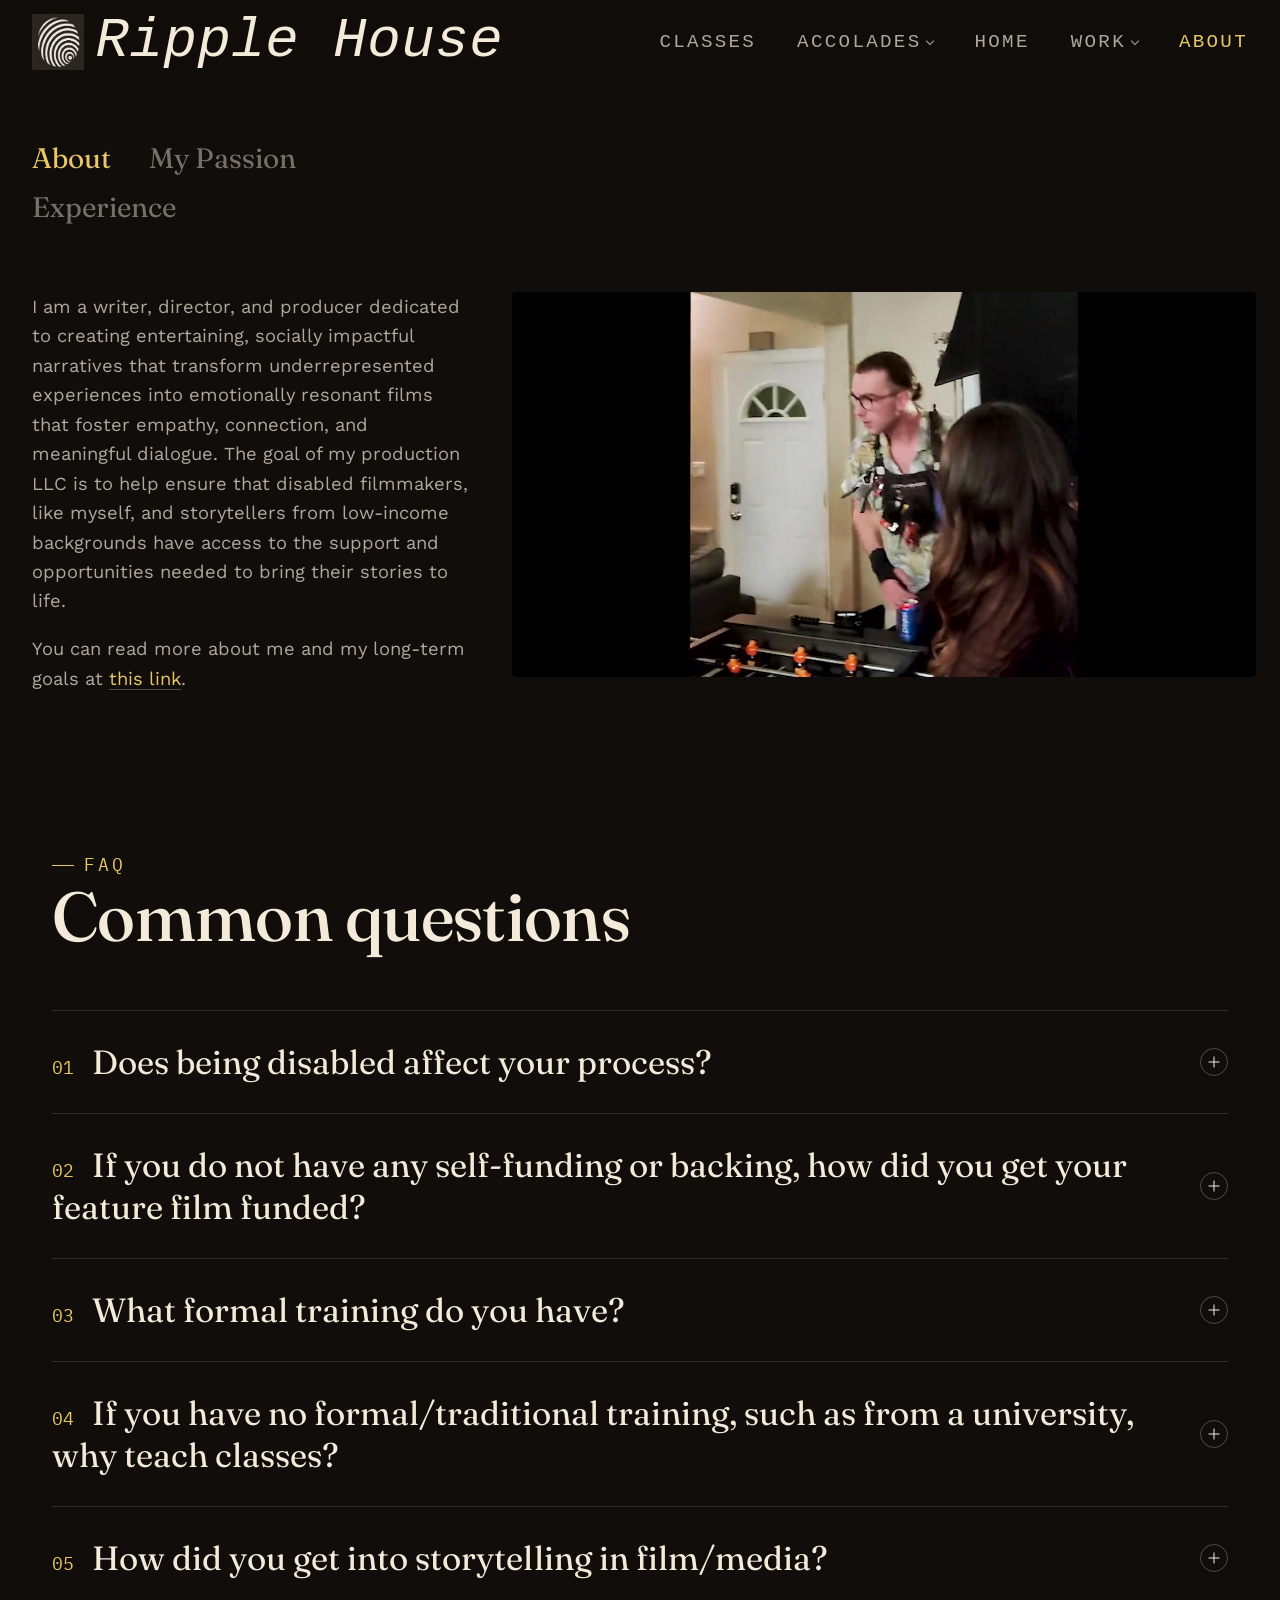
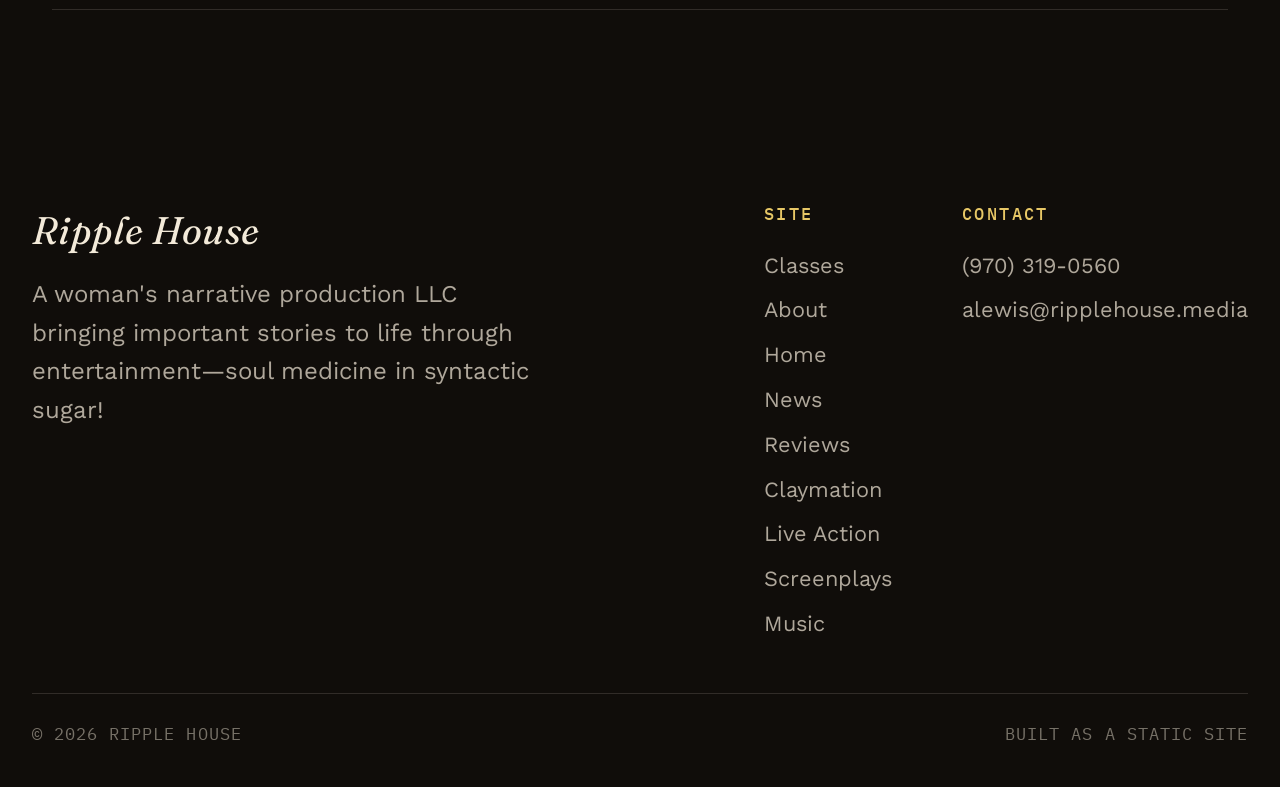
<file: about.html>
<!DOCTYPE html>
<html lang="en">
<head>
<meta charset="UTF-8">
<meta name="viewport" content="width=device-width, initial-scale=1.0">
<title>About | Ripple House</title>
<meta name="description" content="Writer, director, and producer creating socially impactful, emotionally resonant films — the mission, passion, and experience behind Ripple House.">
<link rel="preconnect" href="https://fonts.googleapis.com">
<!-- Favicon — cropped/downsized from the existing ripple-rings mark in
     media/logo.png (see .mission-glow/.mission-rings, the same motif used
     throughout the site), not a new graphic. -->
<link rel="icon" type="image/png" sizes="32x32" href="media/favicon-32.png">
<link rel="icon" type="image/png" sizes="16x16" href="media/favicon-16.png">
<link rel="apple-touch-icon" sizes="180x180" href="media/favicon-180.png">
<link rel="shortcut icon" href="media/favicon.ico">
<link rel="stylesheet" href="css/style.css">
</head>
<body>
<!-- No .intro-pending on this page's <body> — that class/timeline only
     applies to the homepage's freeze-frame hero (see js/main.js
     beginEntrance(), gated on the hero's own <video> elements existing).
     This page has no hero, so the nav should just be visible immediately,
     same as any other subpage. -->

<!-- ============================= NAV ============================= -->
<nav class="site-nav">
  <div class="container">
    <a href="index.html" class="brand-lockup">
      <img src="media/logo.png" alt="" class="brand-logo">
      <span class="brand">Ripple House</span>
    </a>
    <div class="nav-controls">
      <button class="nav-toggle" aria-label="Toggle menu" aria-expanded="false"><span></span></button>
      <ul class="nav-links">
        <li><a href="classes.html">Classes</a></li>
        <li class="has-submenu">
          <a class="nav-parent" role="button" tabindex="0" aria-haspopup="true">
            Accolades
            <span class="submenu-caret" aria-hidden="true"></span>
          </a>
          <ul class="submenu">
            <li><a href="news.html">In the News</a></li>
            <li><a href="reviews.html">Reviews</a></li>
          </ul>
        </li>
        <li><a href="index.html">Home</a></li>
        <li class="has-submenu">
          <a class="nav-parent" role="button" tabindex="0" aria-haspopup="true">
            Work
            <span class="submenu-caret" aria-hidden="true"></span>
          </a>
          <ul class="submenu">
            <li><a href="claymation.html">Claymation</a></li>
            <li><a href="live-action.html">Live Action</a></li>
            <li><a href="screenplays.html">Screenplays</a></li>
            <li><a href="music.html">Music</a></li>
          </ul>
        </li>
        <li><a href="about.html">About</a></li>
      </ul>
    </div>
  </div>
</nav>

<!-- ============================= ABOUT — tabbed bio + cinematic reel =============================
     Two-column, full-viewport-height layout: tab-switched written content on
     the left (About / My Passion / Experience), a large local autoplaying
     video on the right — see the "ABOUT — tabbed bio + cinematic reel"
     block in css/style.css for the full styling rationale. -->
<section class="about-split">
  <h1 class="visually-hidden">About Ripple House</h1>
  <div class="about-left">
    <div class="about-tabs" role="tablist" aria-label="About sections">
      <button type="button" class="about-tab is-active" role="tab" id="about-tab-about" aria-controls="about-panel-about" aria-selected="true" data-tab="about">About</button>
      <button type="button" class="about-tab" role="tab" id="about-tab-passion" aria-controls="about-panel-passion" aria-selected="false" data-tab="passion">My Passion</button>
      <button type="button" class="about-tab" role="tab" id="about-tab-experience" aria-controls="about-panel-experience" aria-selected="false" data-tab="experience">Experience</button>
    </div>

    <div class="about-panels">
      <div class="about-panel" id="about-panel-about" role="tabpanel" aria-labelledby="about-tab-about" data-panel="about">
        <p class="lede">I am a writer, director, and producer dedicated to creating entertaining, socially impactful narratives that transform underrepresented experiences into emotionally resonant films that foster empathy, connection, and meaningful dialogue. The goal of my production LLC is to help ensure that disabled filmmakers, like myself, and storytellers from low-income backgrounds have access to the support and opportunities needed to bring their stories to life.</p>
        <!-- INSERT URL: replace the "#" below with the link for "your long-term goals" -->
        <p class="lede">You can read more about me and my long-term goals at <a href="#" target="_blank" rel="noopener">this link</a>.</p>
      </div>

      <div class="about-panel" id="about-panel-passion" role="tabpanel" aria-labelledby="about-tab-passion" data-panel="passion" hidden>
        <p class="lede">My passion for filmmaking and storytelling is driven by its empathetic power to transcend and transform perceptions. Even if only for the duration of a book or a movie, a well-written story has the potential to somewhat transcend divisions by reminding us of our shared humanity. For a moment, we see the world as the main character.</p>
      </div>

      <div class="about-panel" id="about-panel-experience" role="tabpanel" aria-labelledby="about-tab-experience" data-panel="experience" hidden>
        <!-- INSERT URL: replace the "#" below with your portfolio link -->
        <p class="lede">I have experience writing and directing across diverse mediums, including live action, animation, and claymation. I have directed and produced a feature film currently in post-production, written four feature-length screenplays (one currently in post-production and one in pre-production), and created a ten-episode limited series. <a href="#" target="_blank" rel="noopener">See my portfolio</a> for work samples.</p>
        <p class="lede">Full projects and additional work are available for review upon execution of a signed NDA.</p>
      </div>
    </div>
  </div>

  <div class="about-right">
    <div class="about-video-frame">
      <!-- poster: a still frame at the video's native 1920x1080 (16:9), so it
           fills/crops identically to the video itself under the ".about-video-frame
           video" sizing rules in style.css (object-fit:fill on a box pre-sized to
           that exact aspect ratio). This shows real content immediately on page
           load instead of a blank frame while the video buffers — added to reduce
           the perceived delay before anything appears. about_web.mp4 itself was
           also re-encoded (same 79.68s length/quality target, scaled to a size
           matched to how large it actually ever renders on screen instead of full
           1920x1080) to cut its file size roughly in half, so less data has to
           download before it can start playing too. -->
      <video src="media/about_web.mp4" poster="media/about_poster.jpg" autoplay muted loop playsinline disablepictureinpicture disableremoteplayback preload="auto" tabindex="-1"></video>
      <div class="grain" aria-hidden="true"></div>
    </div>
  </div>
</section>

<!-- ============================= FAQ =============================
     Moved here from index.html — sits directly under the tab content
     and video above, same markup/classes/JS as before (the accordion
     script in main.js is generic, not page-specific), so it behaves
     identically to how it worked on the homepage. -->
<section class="section faq-section">
  <div class="container">
    <div class="section-head">
      <span class="eyebrow">FAQ</span>
      <h2>Common questions</h2>
    </div>
    <div class="faq-list">
      <div class="faq-item">
        <button class="faq-q" aria-expanded="false">
          <span><span class="num">01</span>Does being disabled affect your process?</span>
          <span class="icon"></span>
        </button>
        <div class="faq-a"><div class="faq-a-inner">
          <p>I developed a neurodegenerative disease halfway through production of my first feature film, which stalled production for two years as I learned how to adapt and got the disease more under control.<br><br>This affects my process, of course, so I have to be mindful of my needs and limits. However, it has also given me more in terms of my storytelling—a desire to showcase the experience in ways that may help others—and I'm passionate about helping other disabled filmmakers!</p>
        </div></div>
      </div>
      <div class="faq-item">
        <button class="faq-q" aria-expanded="false">
          <span><span class="num">02</span>If you do not have any self-funding or backing, how did you get your feature film funded?</span>
          <span class="icon"></span>
        </button>
        <div class="faq-a"><div class="faq-a-inner">
          <p>Great question! ;)<br><br>I spent years grassroots fundraising and partnered with five NGOs that sponsored the film as well. However, what mostly got it made was individuals in the local Colorado film community reading the script, caring about its message, and donating their time, resources, and equipment to help get the film made.<br><br>I am happily passing that help on to others in my community.</p>
        </div></div>
      </div>
      <div class="faq-item">
        <button class="faq-q" aria-expanded="false">
          <span><span class="num">03</span>What formal training do you have?</span>
          <span class="icon"></span>
        </button>
        <div class="faq-a"><div class="faq-a-inner">
          <p>None! I have learned everything I know about film by asking to join sets and crews and learning as I've gone.<br><br>While I am 100% self-taught, my short-term goal is to learn more through formal workshops and classes and to be mentored by filmmakers further into their careers. I spread all the knowledge I have—and everything I continue to gain—to more independent filmmakers in my community, starting with myself and making it grow!</p>
        </div></div>
      </div>
      <div class="faq-item">
        <button class="faq-q" aria-expanded="false">
          <span><span class="num">04</span>If you have no formal/traditional training, such as from a university, why teach classes?</span>
          <span class="icon"></span>
        </button>
        <div class="faq-a"><div class="faq-a-inner">
          <p>Great question! It's because I want to help others who, like myself, could not afford a traditional route be successful in making their projects—which requires a different and very specific set of skills.<br><br>I offer pay-what-you-can classes—all are welcome, regardless of finances—where I help other indie filmmakers without traditional, formal training learn the basics, learn how to self-teach from there, network, and get their projects made. To learn more, go to the Classes page.<br><br>I am all about increasing accessibility in film and media and limiting barriers wherever I can. However, this is currently the LLC's only source of income, so should you wish to take a class, please be honest in your choice of payment, as those who are able to pay help make spots possible for those who cannot afford them. :-)</p>
        </div></div>
      </div>
      <div class="faq-item">
        <button class="faq-q" aria-expanded="false">
          <span><span class="num">05</span>How did you get into storytelling in film/media?</span>
          <span class="icon"></span>
        </button>
        <div class="faq-a"><div class="faq-a-inner">
          <p>My career in storytelling began at American Rivers, one of the nation’s leading water conservation NGOs, with offices across the country and a long history of advocacy for landmark protections such as the Clean Water Act. I independently approached the organization with an idea: use human-centered narrative storytelling to make important legal, scientific, and often complex environmental information accessible and meaningful to the general public. Rather than leading with policy or technical language, I wanted to tell stories about people and their relationships with rivers and water—and allow those stories to become the vehicle for understanding the larger issues. This was motivated by my advocacy in Western water conservation at the time and by seeing, again and again, how difficult these concepts could be for the average person to sink their teeth into.<br><br>From that idea, I conceived and pitched We Are Rivers, an educational narrative podcast. When the organization was initially unsure of the concept, I wrote, hosted, produced, and edited the first four episodes for free as a proof of concept. I was subsequently hired to continue writing, hosting, and audio-editing the series. We Are Rivers grew to more than 100,000 listens within months through word of mouth alone, earned a 4.9-star rating on Apple Podcasts, and became one of the organization’s most successful public-outreach, lead-generation, and fundraising initiatives—demonstrating the power of narrative strongly enough to inspire a broader storytelling arm within the NGO.<br><br>I also worked at Coverfly, the world’s largest screenwriting platform, where I helped create The Script Library, which became Coverfly’s most successful lead-generation tool to date. My work in the screenwriting industry also included writing educational content for WeScreenplay and helping emerging writers strengthen their craft.<br><br>I have since developed my own career as a screenwriter and filmmaker. I have written four feature screenplays and two episodic series, expanding from writing into the practical work of bringing stories all the way from the page to the screen. I wrote, produced, and directed my first feature, All the Beautiful Things, an ambitious independent production whose screenplay earned recognition in Deadline Hollywood.<br><br>Through every iteration of my career, the throughline has remained the same: using story not simply to entertain, but to translate complicated and deeply human ideas into something accessible, emotionally resonant, and difficult to ignore.</p>
        </div></div>
      </div>
    </div>
  </div>
</section>

<!-- ============================= FOOTER ============================= -->
<footer class="site-footer">
  <div class="container">
    <div class="footer-top">
      <div class="footer-brand">
        <a href="index.html" class="brand">Ripple House</a>
        <p>A woman's narrative production LLC bringing important stories to life
          through entertainment—soul medicine in syntactic sugar!</p>
      </div>
      <div class="footer-cols">
        <div class="footer-col">
          <h4>Site</h4>
          <a href="classes.html">Classes</a>
          <a href="about.html">About</a>
          <a href="index.html">Home</a>
          <a href="news.html">News</a>
          <a href="reviews.html">Reviews</a>
          <a href="claymation.html">Claymation</a>
          <a href="live-action.html">Live Action</a>
          <a href="screenplays.html">Screenplays</a>
          <a href="music.html">Music</a>
        </div>
        <div class="footer-col">
          <h4>Contact</h4>
          <a href="tel:+19703190560">(970) 319-0560</a>
          <a href="mailto:alewis@ripplehouse.media">alewis@ripplehouse.media</a>
        </div>
      </div>
    </div>
    <div class="footer-bottom">
      <span>© 2026 Ripple House</span>
      <span>Built as a static site</span>
    </div>
  </div>
</footer>

<script src="js/main.js"></script>
</body>
</html>
</file>
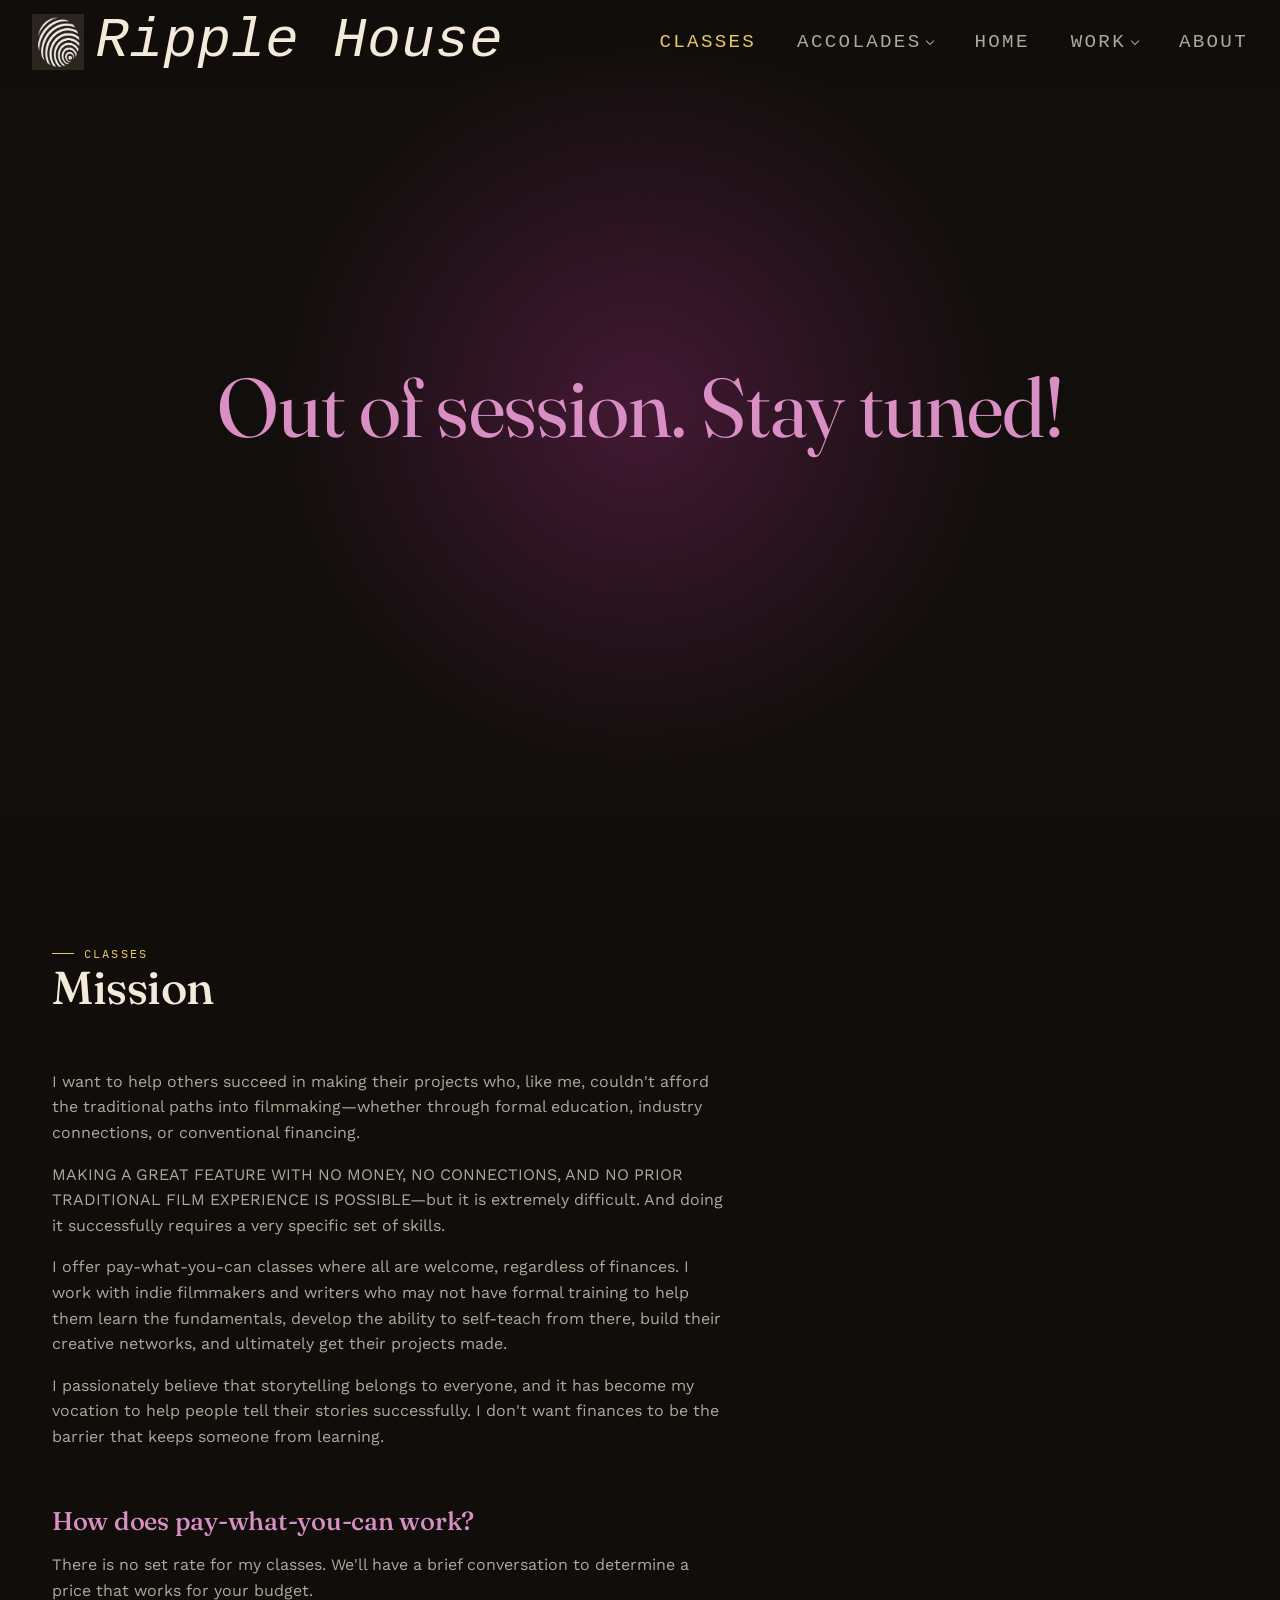
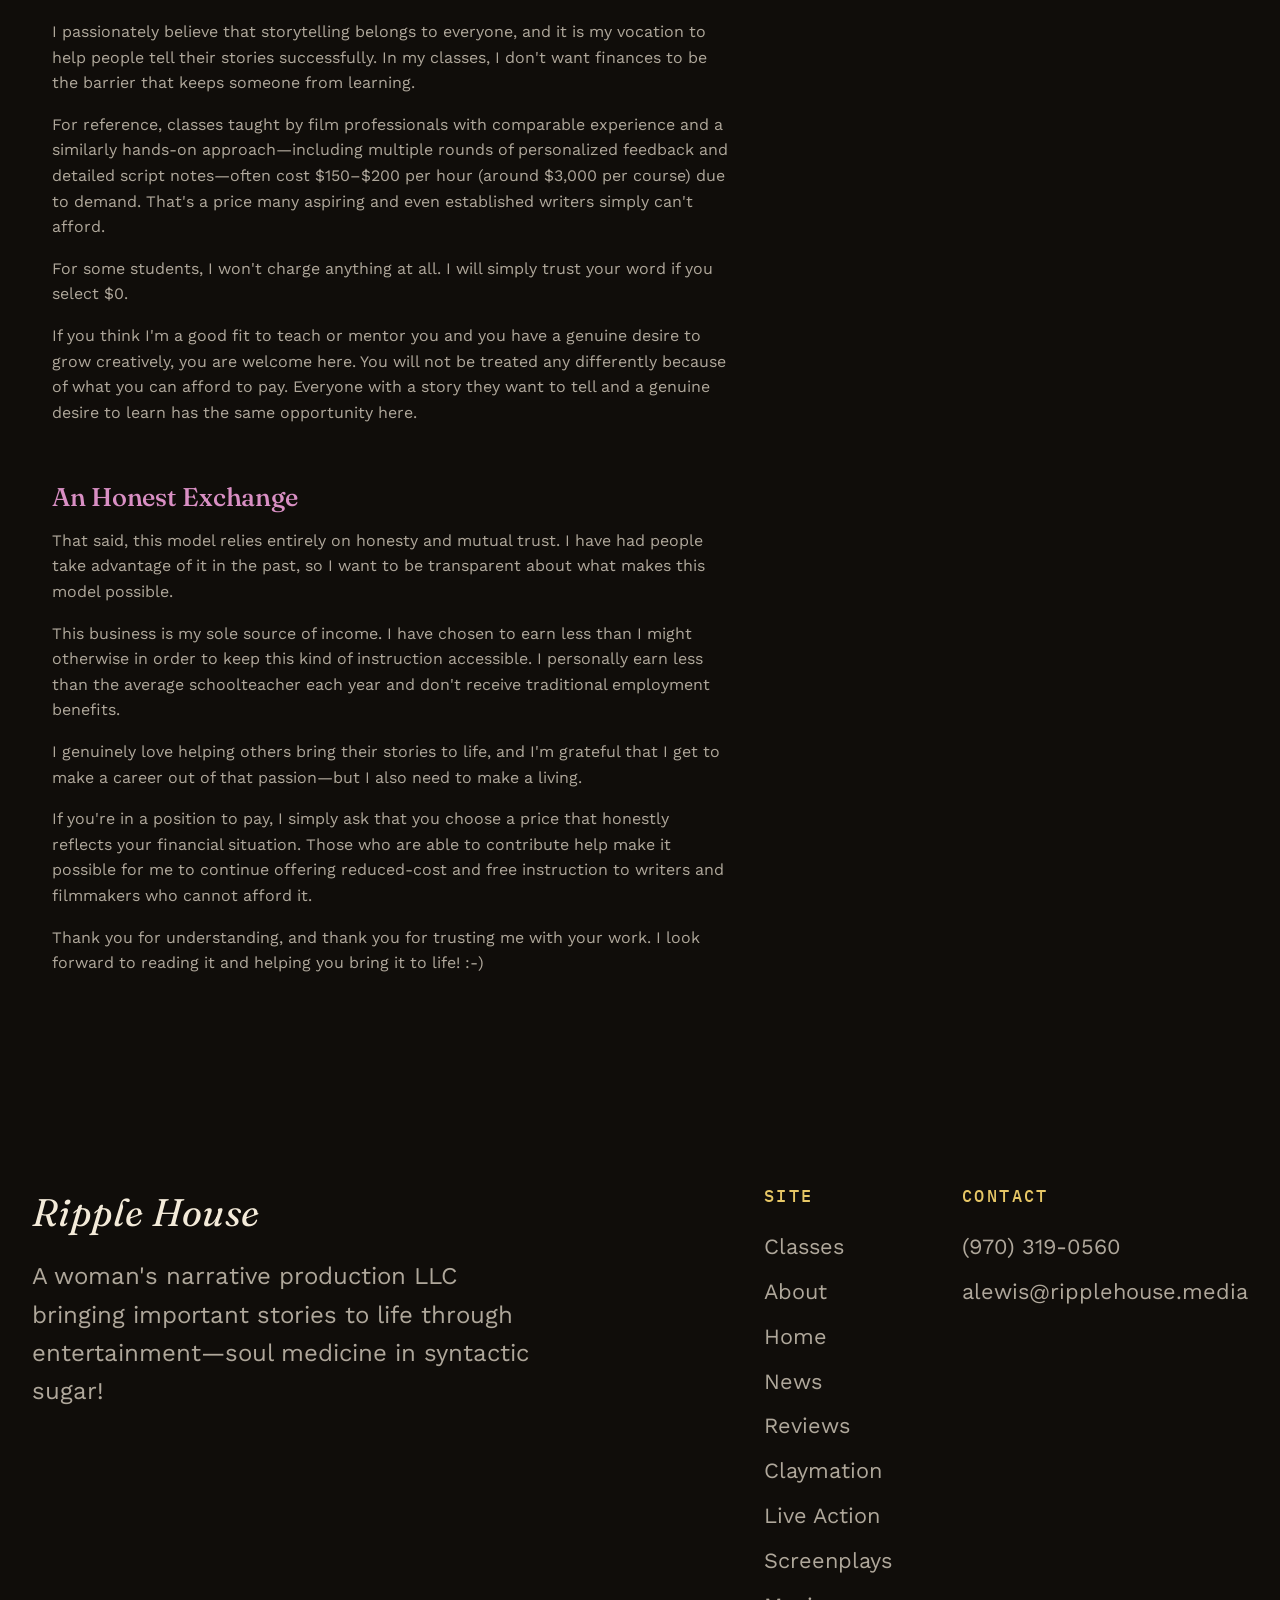
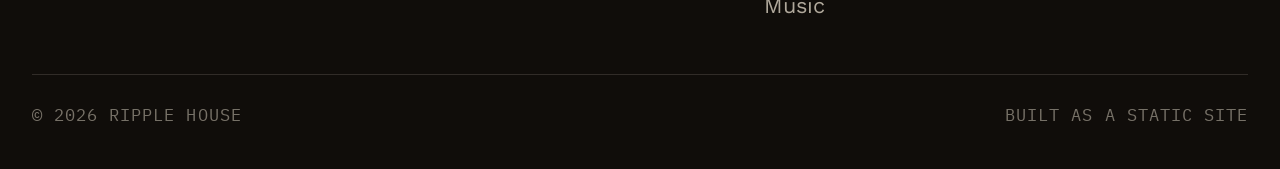
<file: classes.html>
<!DOCTYPE html>
<html lang="en">
<head>
<meta charset="UTF-8">
<meta name="viewport" content="width=device-width, initial-scale=1.0">
<title>Classes | Ripple House</title>
<meta name="description" content="Ripple House classes — out of session, stay tuned.">
<link rel="preconnect" href="https://fonts.googleapis.com">
<!-- Favicon — cropped/downsized from the existing ripple-rings mark in
     media/logo.png (see .mission-glow/.mission-rings, the same motif used
     throughout the site), not a new graphic. -->
<link rel="icon" type="image/png" sizes="32x32" href="media/favicon-32.png">
<link rel="icon" type="image/png" sizes="16x16" href="media/favicon-16.png">
<link rel="apple-touch-icon" sizes="180x180" href="media/favicon-180.png">
<link rel="shortcut icon" href="media/favicon.ico">
<link rel="stylesheet" href="css/style.css">
</head>
<body>
<!-- No .intro-pending on this page's <body> — same as about.html/screenplays.html/
     live-action.html, that class/timeline only applies to the homepage's
     freeze-frame hero. This page has no hero, so the nav is visible
     immediately. -->

<!-- ============================= NAV ============================= -->
<nav class="site-nav">
  <div class="container">
    <a href="index.html" class="brand-lockup">
      <img src="media/logo.png" alt="" class="brand-logo">
      <span class="brand">Ripple House</span>
    </a>
    <div class="nav-controls">
      <button class="nav-toggle" aria-label="Toggle menu" aria-expanded="false"><span></span></button>
      <ul class="nav-links">
        <li><a href="classes.html">Classes</a></li>
        <li class="has-submenu">
          <a class="nav-parent" role="button" tabindex="0" aria-haspopup="true">
            Accolades
            <span class="submenu-caret" aria-hidden="true"></span>
          </a>
          <ul class="submenu">
            <li><a href="news.html">In the News</a></li>
            <li><a href="reviews.html">Reviews</a></li>
          </ul>
        </li>
        <li><a href="index.html">Home</a></li>
        <li class="has-submenu">
          <a class="nav-parent" role="button" tabindex="0" aria-haspopup="true">
            Work
            <span class="submenu-caret" aria-hidden="true"></span>
          </a>
          <ul class="submenu">
            <li><a href="claymation.html">Claymation</a></li>
            <li><a href="live-action.html">Live Action</a></li>
            <li><a href="screenplays.html">Screenplays</a></li>
            <li><a href="music.html">Music</a></li>
          </ul>
        </li>
        <li><a href="about.html">About</a></li>
      </ul>
    </div>
  </div>
</nav>

<!-- ============================= CLASSES =============================
     A full-height "moment" hero — see "CLASSES page" in css/style.css.
     The pink ripple is the exact .mission-glow/.mission-rings markup
     reused verbatim from the homepage MISSION section (same classes, same
     @keyframes mission-ripple), recentered and sized up behind the
     message via the .classes-hero scoping rules in style.css. The Mission
     section below is the page's second (and, for now, only other) piece
     of content. -->
<section class="classes-hero">
  <div class="mission-glow" aria-hidden="true"></div>
  <div class="mission-rings" aria-hidden="true">
    <span class="ring ring-1"></span>
    <span class="ring ring-2"></span>
    <span class="ring ring-3"></span>
  </div>
  <div class="grain" aria-hidden="true"></div>
  <div class="container classes-hero-inner reveal-on-scroll">
    <h1 class="classes-message">Out of session. Stay tuned!</h1>
  </div>
</section>

<!-- ============================= MISSION / PAY-WHAT-YOU-CAN =============================
     Sits below the hero above, just above the footer. Built from the
     generic .section/.section-head/.eyebrow pattern used the same way on
     every other page, plain <p> body copy, and h3 subheadings — see the
     "Mission / pay-what-you-can section" comment in css/style.css.
     Content provided verbatim by A.M. Lewis. -->
<section class="section classes-mission-section">
  <div class="container">
    <div class="section-head">
      <span class="eyebrow">Classes</span>
      <h2>Mission</h2>
    </div>
    <div class="classes-mission-copy reveal-on-scroll">
      <p>I want to help others succeed in making their projects who, like me, couldn't afford the traditional paths into filmmaking—whether through formal education, industry connections, or conventional financing.</p>
      <p>MAKING A GREAT FEATURE WITH NO MONEY, NO CONNECTIONS, AND NO PRIOR TRADITIONAL FILM EXPERIENCE IS POSSIBLE—but it is extremely difficult. And doing it successfully requires a very specific set of skills.</p>
      <p>I offer pay-what-you-can classes where all are welcome, regardless of finances. I work with indie filmmakers and writers who may not have formal training to help them learn the fundamentals, develop the ability to self-teach from there, build their creative networks, and ultimately get their projects made.</p>
      <p>I passionately believe that storytelling belongs to everyone, and it has become my vocation to help people tell their stories successfully. I don't want finances to be the barrier that keeps someone from learning.</p>

      <h3>How does pay-what-you-can work?</h3>
      <p>There is no set rate for my classes. We'll have a brief conversation to determine a price that works for your budget.</p>
      <p>I passionately believe that storytelling belongs to everyone, and it is my vocation to help people tell their stories successfully. In my classes, I don't want finances to be the barrier that keeps someone from learning.</p>
      <p>For reference, classes taught by film professionals with comparable experience and a similarly hands-on approach—including multiple rounds of personalized feedback and detailed script notes—often cost $150–$200 per hour (around $3,000 per course) due to demand. That's a price many aspiring and even established writers simply can't afford.</p>
      <p>For some students, I won't charge anything at all. I will simply trust your word if you select $0.</p>
      <p>If you think I'm a good fit to teach or mentor you and you have a genuine desire to grow creatively, you are welcome here. You will not be treated any differently because of what you can afford to pay. Everyone with a story they want to tell and a genuine desire to learn has the same opportunity here.</p>

      <h3>An Honest Exchange</h3>
      <p>That said, this model relies entirely on honesty and mutual trust. I have had people take advantage of it in the past, so I want to be transparent about what makes this model possible.</p>
      <p>This business is my sole source of income. I have chosen to earn less than I might otherwise in order to keep this kind of instruction accessible. I personally earn less than the average schoolteacher each year and don't receive traditional employment benefits.</p>
      <p>I genuinely love helping others bring their stories to life, and I'm grateful that I get to make a career out of that passion—but I also need to make a living.</p>
      <p>If you're in a position to pay, I simply ask that you choose a price that honestly reflects your financial situation. Those who are able to contribute help make it possible for me to continue offering reduced-cost and free instruction to writers and filmmakers who cannot afford it.</p>
      <p>Thank you for understanding, and thank you for trusting me with your work. I look forward to reading it and helping you bring it to life! :-)</p>
    </div>
  </div>
</section>

<!-- ============================= FOOTER ============================= -->
<footer class="site-footer">
  <div class="container">
    <div class="footer-top">
      <div class="footer-brand">
        <a href="index.html" class="brand">Ripple House</a>
        <p>A woman's narrative production LLC bringing important stories to life
          through entertainment—soul medicine in syntactic sugar!</p>
      </div>
      <div class="footer-cols">
        <div class="footer-col">
          <h4>Site</h4>
          <a href="classes.html">Classes</a>
          <a href="about.html">About</a>
          <a href="index.html">Home</a>
          <a href="news.html">News</a>
          <a href="reviews.html">Reviews</a>
          <a href="claymation.html">Claymation</a>
          <a href="live-action.html">Live Action</a>
          <a href="screenplays.html">Screenplays</a>
          <a href="music.html">Music</a>
        </div>
        <div class="footer-col">
          <h4>Contact</h4>
          <a href="tel:+19703190560">(970) 319-0560</a>
          <a href="mailto:alewis@ripplehouse.media">alewis@ripplehouse.media</a>
        </div>
      </div>
    </div>
    <div class="footer-bottom">
      <span>© 2026 Ripple House</span>
      <span>Built as a static site</span>
    </div>
  </div>
</footer>

<script src="js/main.js"></script>
</body>
</html>
</file>
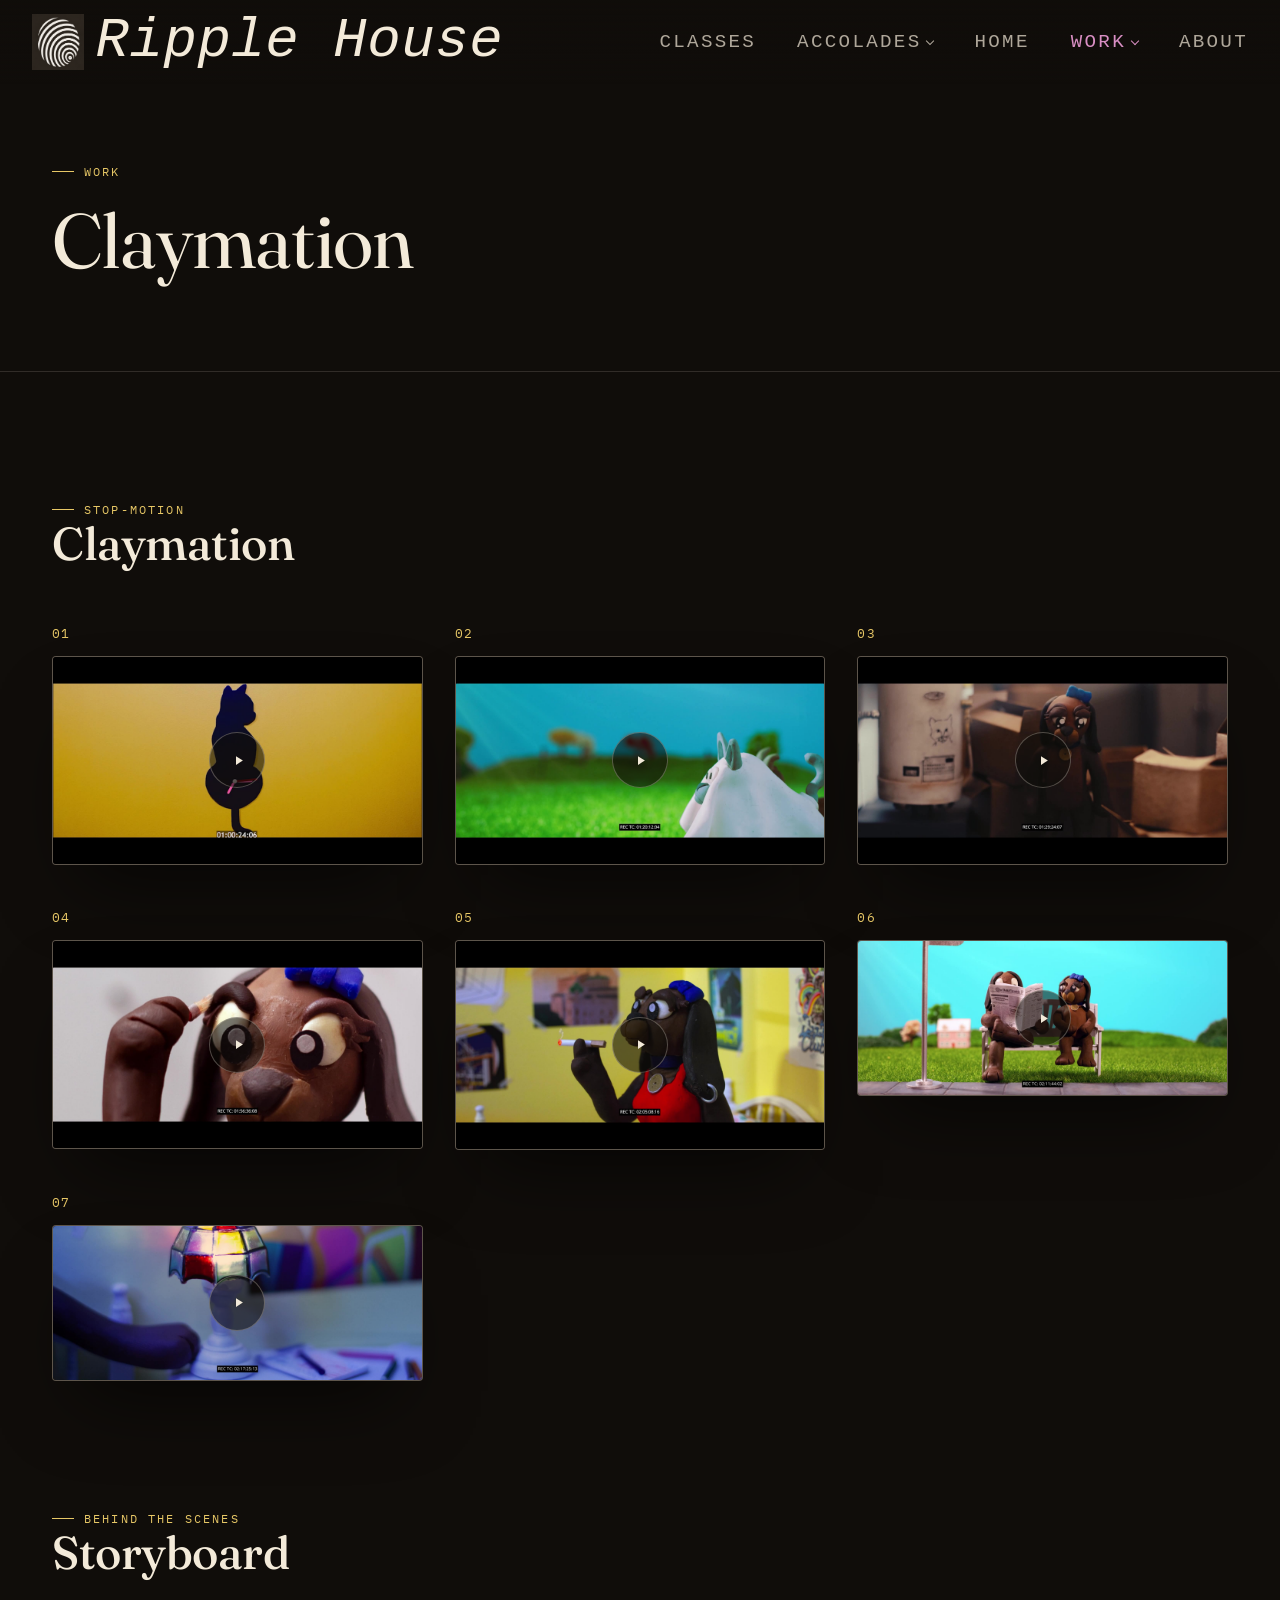
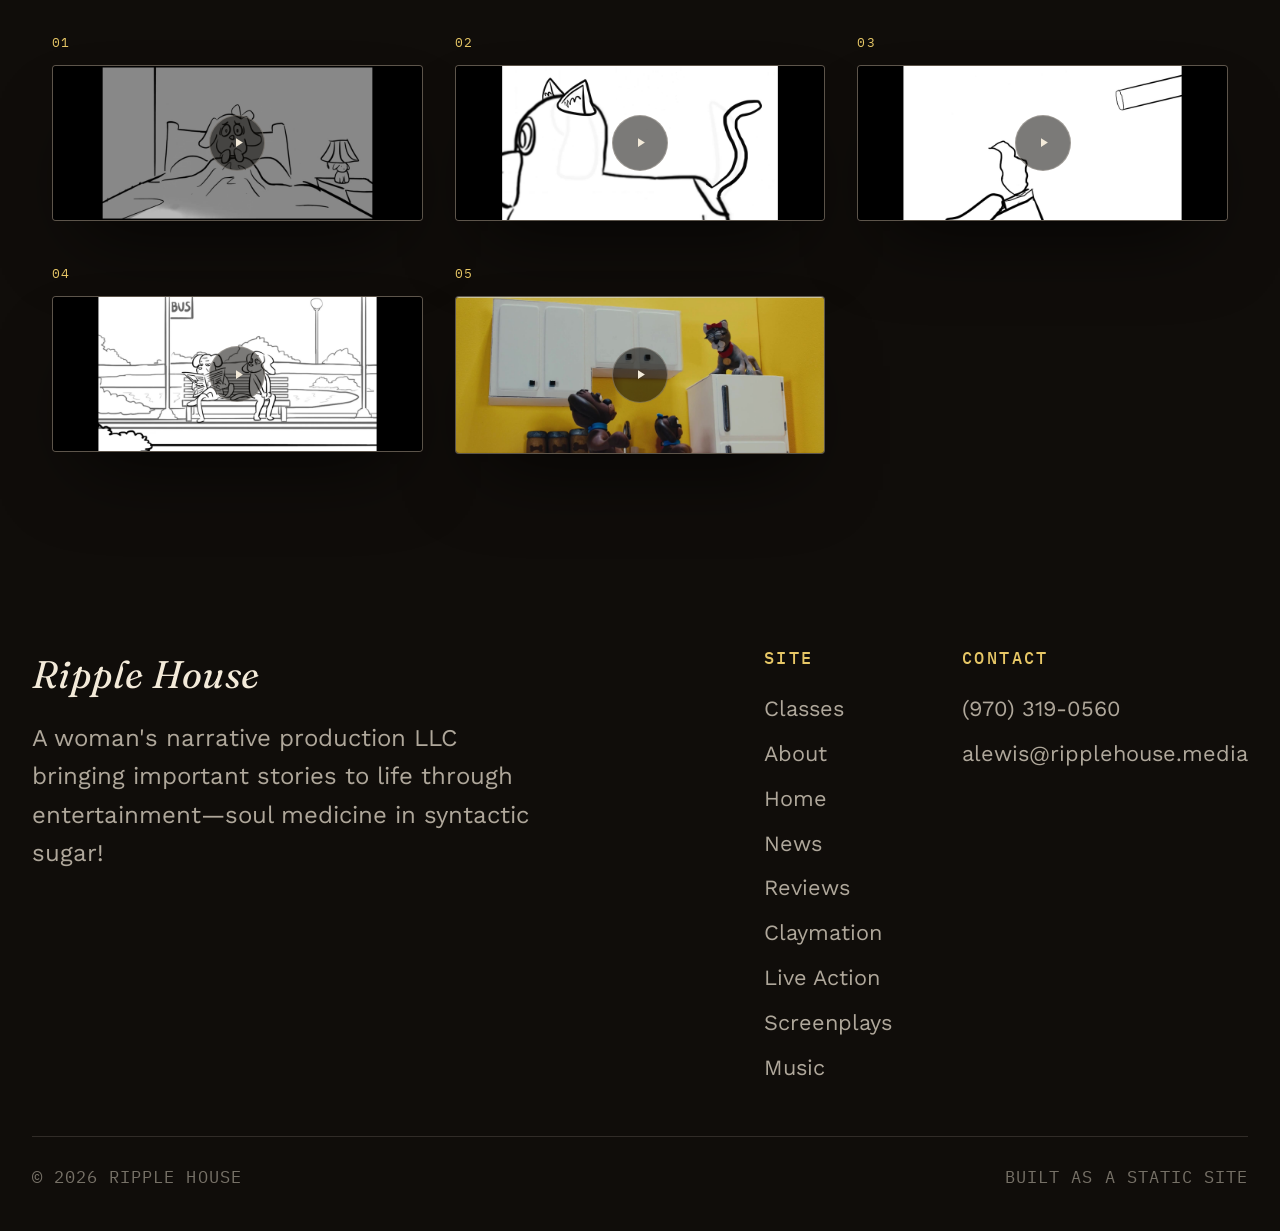
<file: claymation.html>
<!DOCTYPE html>
<html lang="en">
<head>
<meta charset="UTF-8">
<meta name="viewport" content="width=device-width, initial-scale=1.0">
<title>Claymation | Ripple House</title>
<meta name="description" content="Claymation work from Ripple House — stop-motion animation clips and behind-the-scenes storyboards.">
<link rel="preconnect" href="https://fonts.googleapis.com">
<!-- Favicon — cropped/downsized from the existing ripple-rings mark in
     media/logo.png (see .mission-glow/.mission-rings, the same motif used
     throughout the site), not a new graphic. -->
<link rel="icon" type="image/png" sizes="32x32" href="media/favicon-32.png">
<link rel="icon" type="image/png" sizes="16x16" href="media/favicon-16.png">
<link rel="apple-touch-icon" sizes="180x180" href="media/favicon-180.png">
<link rel="shortcut icon" href="media/favicon.ico">
<link rel="stylesheet" href="css/style.css">
</head>
<body>
<!-- No .intro-pending on this page's <body> — same as the other interior
     pages, that class/timeline only applies to the homepage's freeze-frame
     hero. This page has no hero, so the nav is visible immediately. -->

<!-- ============================= NAV ============================= -->
<nav class="site-nav">
  <div class="container">
    <a href="index.html" class="brand-lockup">
      <img src="media/logo.png" alt="" class="brand-logo">
      <span class="brand">Ripple House</span>
    </a>
    <div class="nav-controls">
      <button class="nav-toggle" aria-label="Toggle menu" aria-expanded="false"><span></span></button>
      <ul class="nav-links">
        <li><a href="classes.html">Classes</a></li>
        <li class="has-submenu">
          <a class="nav-parent" role="button" tabindex="0" aria-haspopup="true">
            Accolades
            <span class="submenu-caret" aria-hidden="true"></span>
          </a>
          <ul class="submenu">
            <li><a href="news.html">In the News</a></li>
            <li><a href="reviews.html">Reviews</a></li>
          </ul>
        </li>
        <li><a href="index.html">Home</a></li>
        <li class="has-submenu">
          <a class="nav-parent" role="button" tabindex="0" aria-haspopup="true">
            Work
            <span class="submenu-caret" aria-hidden="true"></span>
          </a>
          <ul class="submenu">
            <li><a href="claymation.html">Claymation</a></li>
            <li><a href="live-action.html">Live Action</a></li>
            <li><a href="screenplays.html">Screenplays</a></li>
            <li><a href="music.html">Music</a></li>
          </ul>
        </li>
        <li><a href="about.html">About</a></li>
      </ul>
    </div>
  </div>
</nav>

<!-- ============================= PAGE HEADER =============================
     Reuses the shared .page-header pattern already defined in css/style.css
     for interior pages (same block used by screenplays.html/live-action.html/
     music.html) — eyebrow + h1 only, no .lede, since no intro copy was
     provided. -->
<header class="page-header">
  <div class="container page-header-inner">
    <span class="eyebrow">Work</span>
    <h1>Claymation</h1>
  </div>
</header>

<!-- ============================= CLAYMATION =============================
     Every clay1–clay7 file from the claymation/ folder, optimized for web
     playback (H.264, faststart) and laid out in a numbered thumbnail grid —
     same mono index-number convention as .reel-index/.review-index
     elsewhere on the site. Each card is the existing .press-frame
     component (bordered/shadowed panel language, unchanged) holding an
     auto-generated mid-clip thumbnail, with a centered play control reusing
     the .popup-trigger .play-dot circle-button styling already defined for
     this exact purpose (previously unused). Clicking a card opens the
     shared #clay-video-modal below rather than navigating away, so the
     grid itself stays put. See "CLAYMATION page" in style.css/main.js for
     the .clip-grid/.clip-card system and its modal wiring — a new,
     self-contained component that doesn't touch the pre-existing (also
     unused elsewhere) iframe-based #video-modal/[data-video-popup]. -->
<section class="section clay-section">
  <div class="container">
    <div class="section-head">
      <span class="eyebrow">Stop-Motion</span>
      <h2>Claymation</h2>
    </div>
    <ul class="clip-grid">

      <li class="clip-item reveal-on-scroll">
        <button type="button" class="clip-card" data-clay-video="media/claymation/clay1.mp4" data-video-label="Claymation — Clip 01">
          <span class="clip-index">01</span>
          <span class="press-frame clip-thumb">
            <img src="media/claymation/thumbs/clay1.jpg" alt="Thumbnail from Claymation clip 1 of 7. Click to play.">
            <span class="clip-play" aria-hidden="true"><svg viewBox="0 0 24 24"><path d="M8 5v14l11-7z"/></svg></span>
          </span>
        </button>
      </li>

      <li class="clip-item reveal-on-scroll">
        <button type="button" class="clip-card" data-clay-video="media/claymation/clay2.mp4" data-video-label="Claymation — Clip 02">
          <span class="clip-index">02</span>
          <span class="press-frame clip-thumb">
            <img src="media/claymation/thumbs/clay2.jpg" alt="Thumbnail from Claymation clip 2 of 7. Click to play.">
            <span class="clip-play" aria-hidden="true"><svg viewBox="0 0 24 24"><path d="M8 5v14l11-7z"/></svg></span>
          </span>
        </button>
      </li>

      <li class="clip-item reveal-on-scroll">
        <button type="button" class="clip-card" data-clay-video="media/claymation/clay3.mp4" data-video-label="Claymation — Clip 03">
          <span class="clip-index">03</span>
          <span class="press-frame clip-thumb">
            <img src="media/claymation/thumbs/clay3.jpg" alt="Thumbnail from Claymation clip 3 of 7. Click to play.">
            <span class="clip-play" aria-hidden="true"><svg viewBox="0 0 24 24"><path d="M8 5v14l11-7z"/></svg></span>
          </span>
        </button>
      </li>

      <li class="clip-item reveal-on-scroll">
        <button type="button" class="clip-card" data-clay-video="media/claymation/clay4.mp4" data-video-label="Claymation — Clip 04">
          <span class="clip-index">04</span>
          <span class="press-frame clip-thumb">
            <img src="media/claymation/thumbs/clay4.jpg" alt="Thumbnail from Claymation clip 4 of 7. Click to play.">
            <span class="clip-play" aria-hidden="true"><svg viewBox="0 0 24 24"><path d="M8 5v14l11-7z"/></svg></span>
          </span>
        </button>
      </li>

      <li class="clip-item reveal-on-scroll">
        <button type="button" class="clip-card" data-clay-video="media/claymation/clay5.mp4" data-video-label="Claymation — Clip 05">
          <span class="clip-index">05</span>
          <span class="press-frame clip-thumb">
            <img src="media/claymation/thumbs/clay5.jpg" alt="Thumbnail from Claymation clip 5 of 7. Click to play.">
            <span class="clip-play" aria-hidden="true"><svg viewBox="0 0 24 24"><path d="M8 5v14l11-7z"/></svg></span>
          </span>
        </button>
      </li>

      <li class="clip-item reveal-on-scroll">
        <button type="button" class="clip-card" data-clay-video="media/claymation/clay6.mp4" data-video-label="Claymation — Clip 06">
          <span class="clip-index">06</span>
          <span class="press-frame clip-thumb">
            <img src="media/claymation/thumbs/clay6.jpg" alt="Thumbnail from Claymation clip 6 of 7. Click to play.">
            <span class="clip-play" aria-hidden="true"><svg viewBox="0 0 24 24"><path d="M8 5v14l11-7z"/></svg></span>
          </span>
        </button>
      </li>

      <li class="clip-item reveal-on-scroll">
        <button type="button" class="clip-card" data-clay-video="media/claymation/clay7.mp4" data-video-label="Claymation — Clip 07">
          <span class="clip-index">07</span>
          <span class="press-frame clip-thumb">
            <img src="media/claymation/thumbs/clay7.jpg" alt="Thumbnail from Claymation clip 7 of 7. Click to play.">
            <span class="clip-play" aria-hidden="true"><svg viewBox="0 0 24 24"><path d="M8 5v14l11-7z"/></svg></span>
          </span>
        </button>
      </li>

    </ul>
  </div>
</section>

<!-- ============================= STORYBOARD =============================
     Every storyboard1–storyboard5 file from the claymation/ folder (the
     .mov source is transcoded to .mp4 like the rest, for consistent
     cross-browser playback), same .clip-grid/.clip-card system as
     Claymation above so the two sections read as one connected pair
     rather than two different galleries. -->
<section class="section storyboard-section">
  <div class="container">
    <div class="section-head">
      <span class="eyebrow">Behind the Scenes</span>
      <h2>Storyboard</h2>
    </div>
    <ul class="clip-grid">

      <li class="clip-item reveal-on-scroll">
        <button type="button" class="clip-card" data-clay-video="media/claymation/storyboard1.mp4" data-video-label="Storyboard — 01">
          <span class="clip-index">01</span>
          <span class="press-frame clip-thumb">
            <img src="media/claymation/thumbs/storyboard1.jpg" alt="Thumbnail from Storyboard 1 of 5. Click to play.">
            <span class="clip-play" aria-hidden="true"><svg viewBox="0 0 24 24"><path d="M8 5v14l11-7z"/></svg></span>
          </span>
        </button>
      </li>

      <li class="clip-item reveal-on-scroll">
        <button type="button" class="clip-card" data-clay-video="media/claymation/storyboard2.mp4" data-video-label="Storyboard — 02">
          <span class="clip-index">02</span>
          <span class="press-frame clip-thumb">
            <img src="media/claymation/thumbs/storyboard2.jpg" alt="Thumbnail from Storyboard 2 of 5. Click to play.">
            <span class="clip-play" aria-hidden="true"><svg viewBox="0 0 24 24"><path d="M8 5v14l11-7z"/></svg></span>
          </span>
        </button>
      </li>

      <li class="clip-item reveal-on-scroll">
        <button type="button" class="clip-card" data-clay-video="media/claymation/storyboard3.mp4" data-video-label="Storyboard — 03">
          <span class="clip-index">03</span>
          <span class="press-frame clip-thumb">
            <img src="media/claymation/thumbs/storyboard3.jpg" alt="Thumbnail from Storyboard 3 of 5. Click to play.">
            <span class="clip-play" aria-hidden="true"><svg viewBox="0 0 24 24"><path d="M8 5v14l11-7z"/></svg></span>
          </span>
        </button>
      </li>

      <li class="clip-item reveal-on-scroll">
        <button type="button" class="clip-card" data-clay-video="media/claymation/storyboard4.mp4" data-video-label="Storyboard — 04">
          <span class="clip-index">04</span>
          <span class="press-frame clip-thumb">
            <img src="media/claymation/thumbs/storyboard4.jpg" alt="Thumbnail from Storyboard 4 of 5. Click to play.">
            <span class="clip-play" aria-hidden="true"><svg viewBox="0 0 24 24"><path d="M8 5v14l11-7z"/></svg></span>
          </span>
        </button>
      </li>

      <li class="clip-item reveal-on-scroll">
        <button type="button" class="clip-card" data-clay-video="media/claymation/storyboard5.mp4" data-video-label="Storyboard — 05">
          <span class="clip-index">05</span>
          <span class="press-frame clip-thumb">
            <img src="media/claymation/thumbs/storyboard5.jpg" alt="Thumbnail from Storyboard 5 of 5. Click to play.">
            <span class="clip-play" aria-hidden="true"><svg viewBox="0 0 24 24"><path d="M8 5v14l11-7z"/></svg></span>
          </span>
        </button>
      </li>

    </ul>
  </div>
</section>

<!-- ============================= VIDEO MODAL (local playback) =============================
     Shared by every .clip-card above. Visually this is the exact same
     .video-modal/.video-modal-inner/.video-modal-close/.video-frame/
     .video-modal-label component already defined in style.css (built for
     an iframe embed elsewhere, unused until now) — reused verbatim here,
     just holding a <video> instead of an <iframe>. New id/attribute
     (#clay-video-modal / [data-clay-video]) keeps this fully independent
     of that other, still-unused #video-modal/[data-video-popup] wiring. -->
<div class="video-modal" id="clay-video-modal">
  <div class="video-modal-inner">
    <button type="button" class="video-modal-close" aria-label="Close video">&times;</button>
    <div class="video-frame">
      <video class="clay-video-modal-player" controls playsinline preload="none"></video>
    </div>
    <p class="video-modal-label"></p>
  </div>
</div>

<!-- ============================= FOOTER ============================= -->
<footer class="site-footer">
  <div class="container">
    <div class="footer-top">
      <div class="footer-brand">
        <a href="index.html" class="brand">Ripple House</a>
        <p>A woman's narrative production LLC bringing important stories to life
          through entertainment—soul medicine in syntactic sugar!</p>
      </div>
      <div class="footer-cols">
        <div class="footer-col">
          <h4>Site</h4>
          <a href="classes.html">Classes</a>
          <a href="about.html">About</a>
          <a href="index.html">Home</a>
          <a href="news.html">News</a>
          <a href="reviews.html">Reviews</a>
          <a href="claymation.html">Claymation</a>
          <a href="live-action.html">Live Action</a>
          <a href="screenplays.html">Screenplays</a>
          <a href="music.html">Music</a>
        </div>
        <div class="footer-col">
          <h4>Contact</h4>
          <a href="tel:+19703190560">(970) 319-0560</a>
          <a href="mailto:alewis@ripplehouse.media">alewis@ripplehouse.media</a>
        </div>
      </div>
    </div>
    <div class="footer-bottom">
      <span>© 2026 Ripple House</span>
      <span>Built as a static site</span>
    </div>
  </div>
</footer>

<script src="js/main.js"></script>
</body>
</html>
</file>
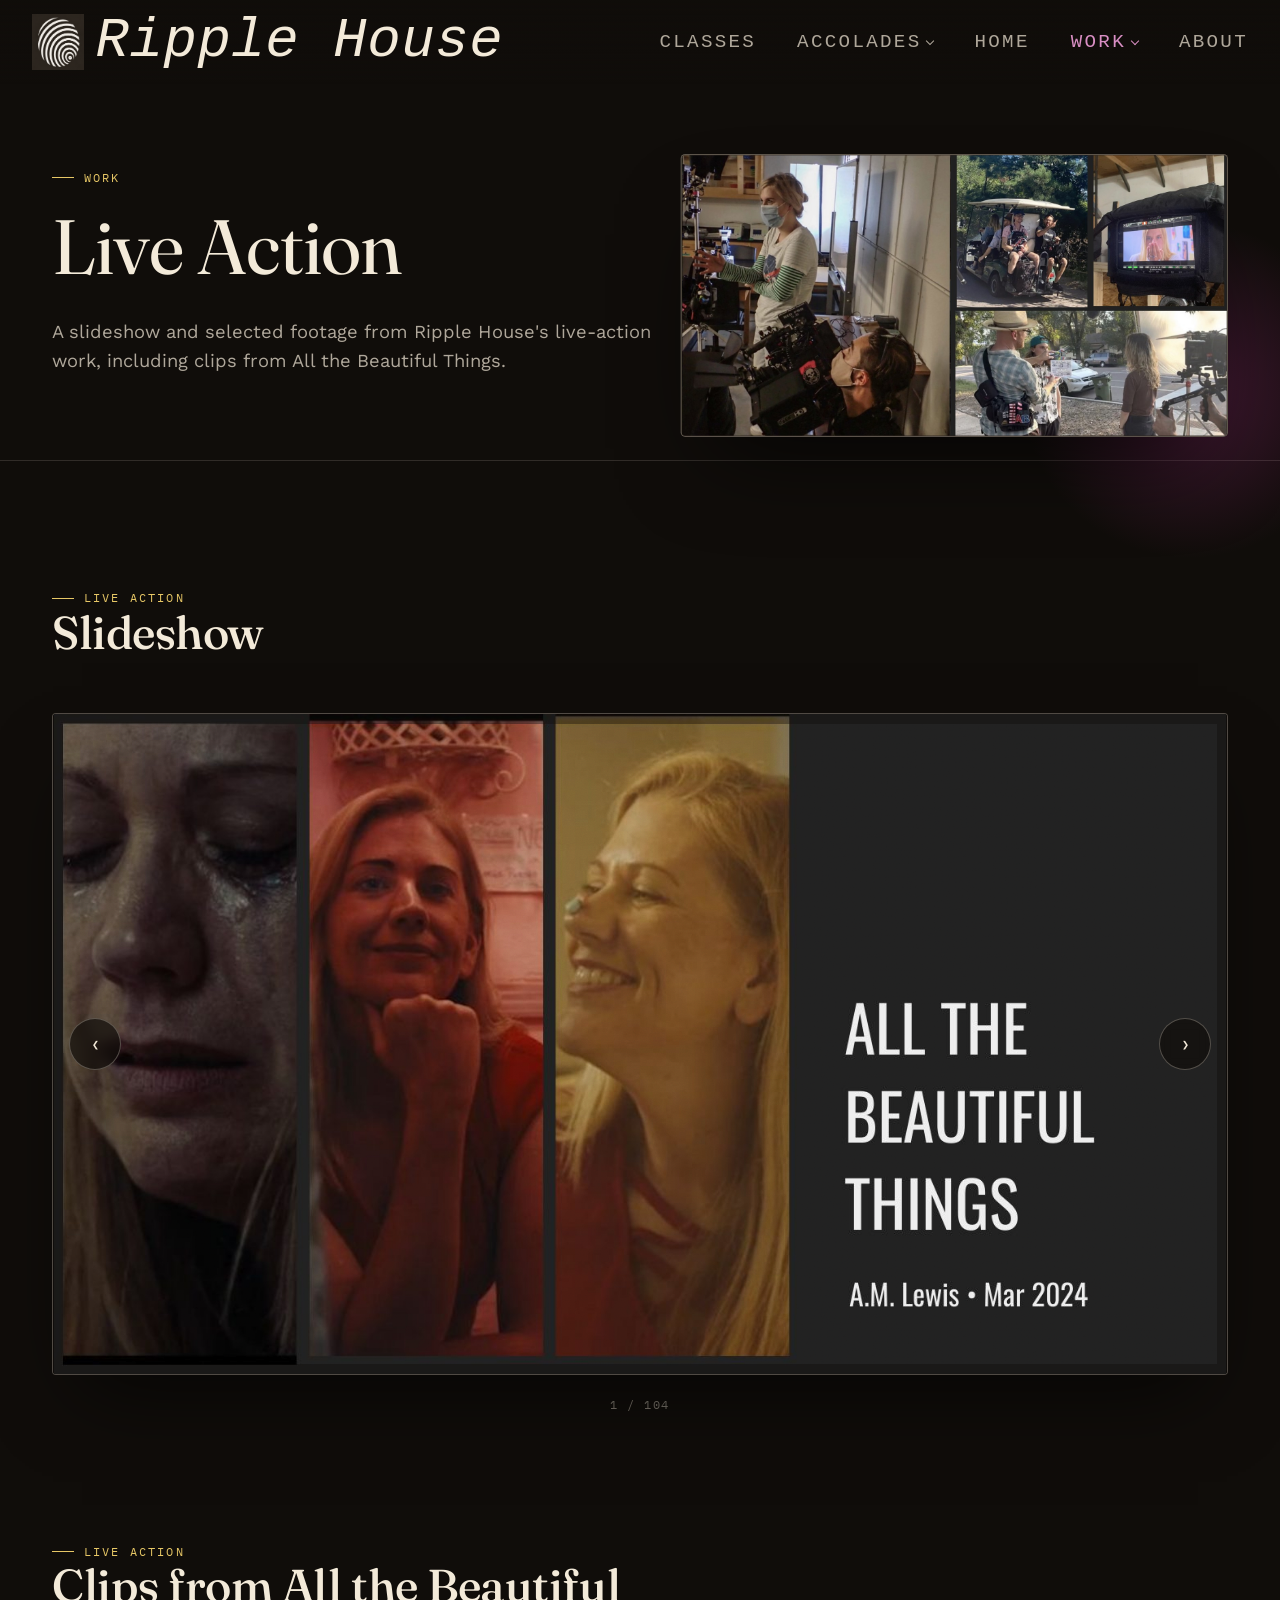
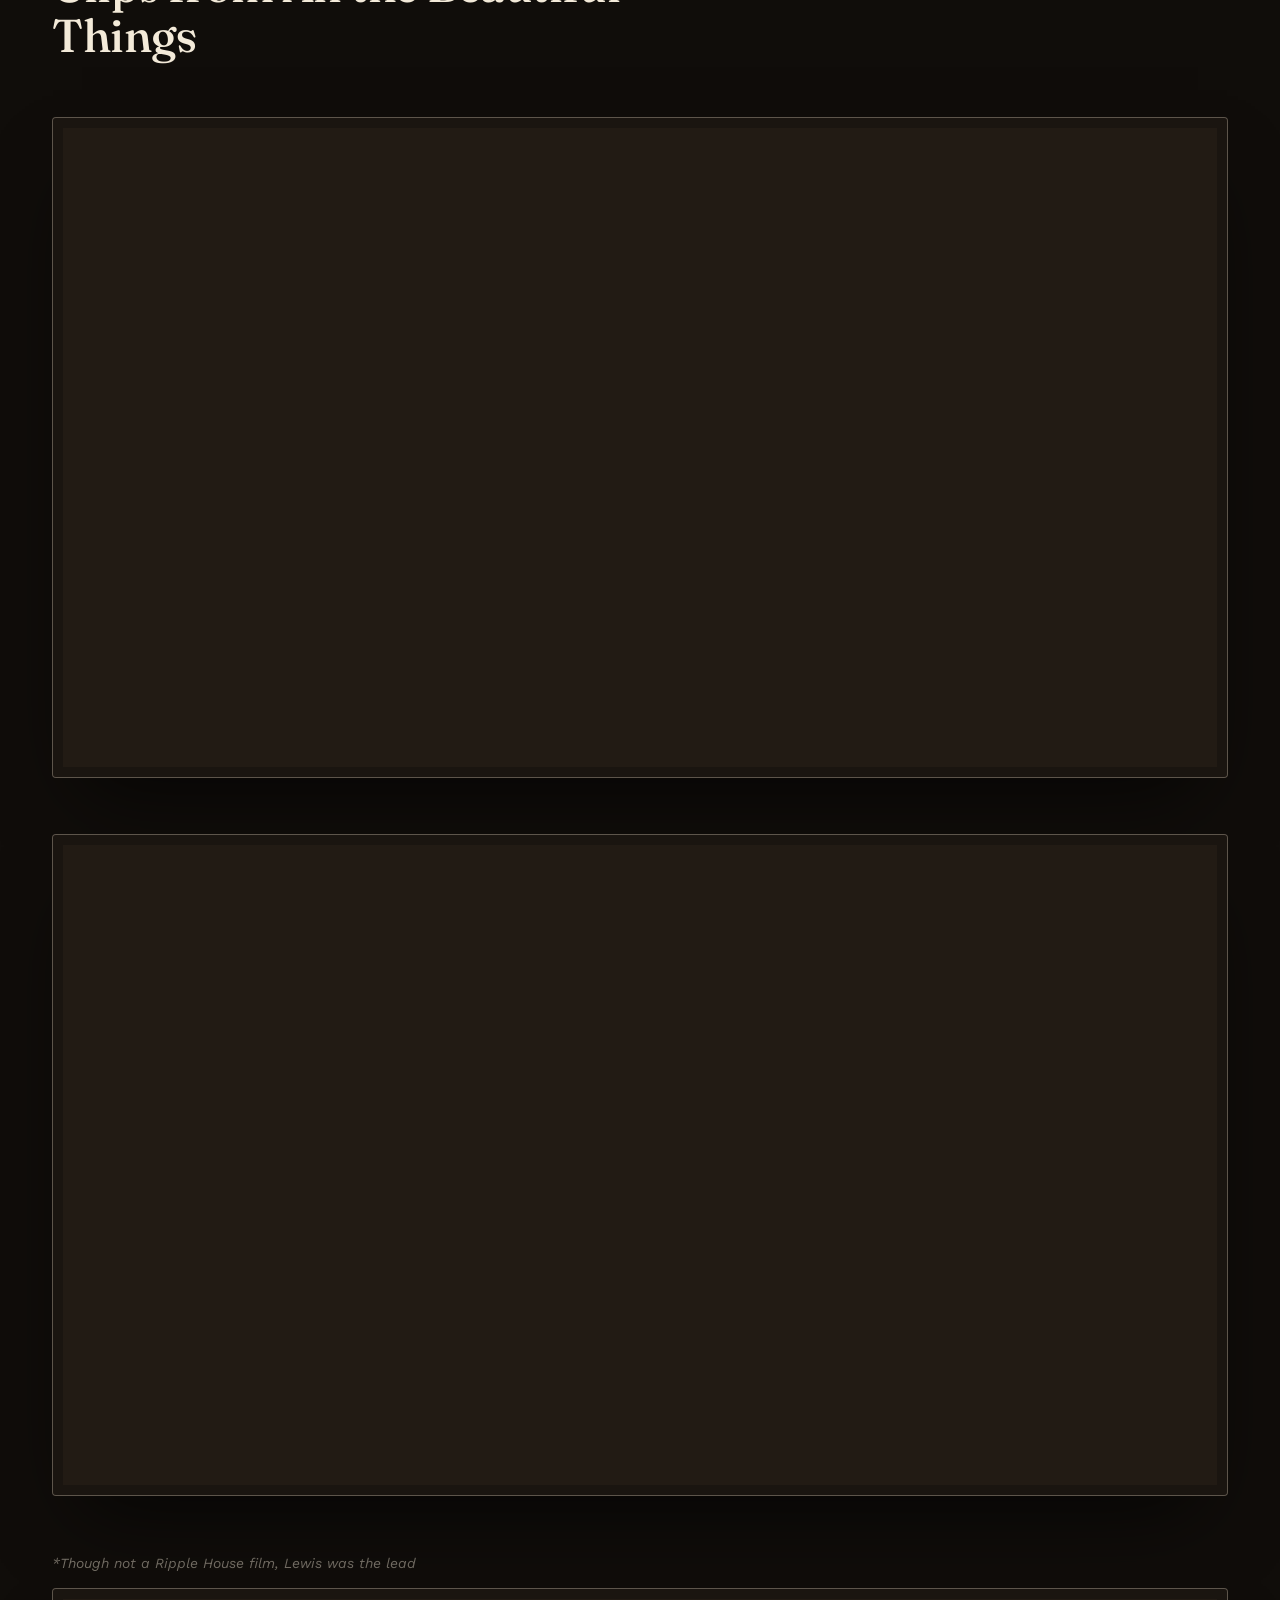
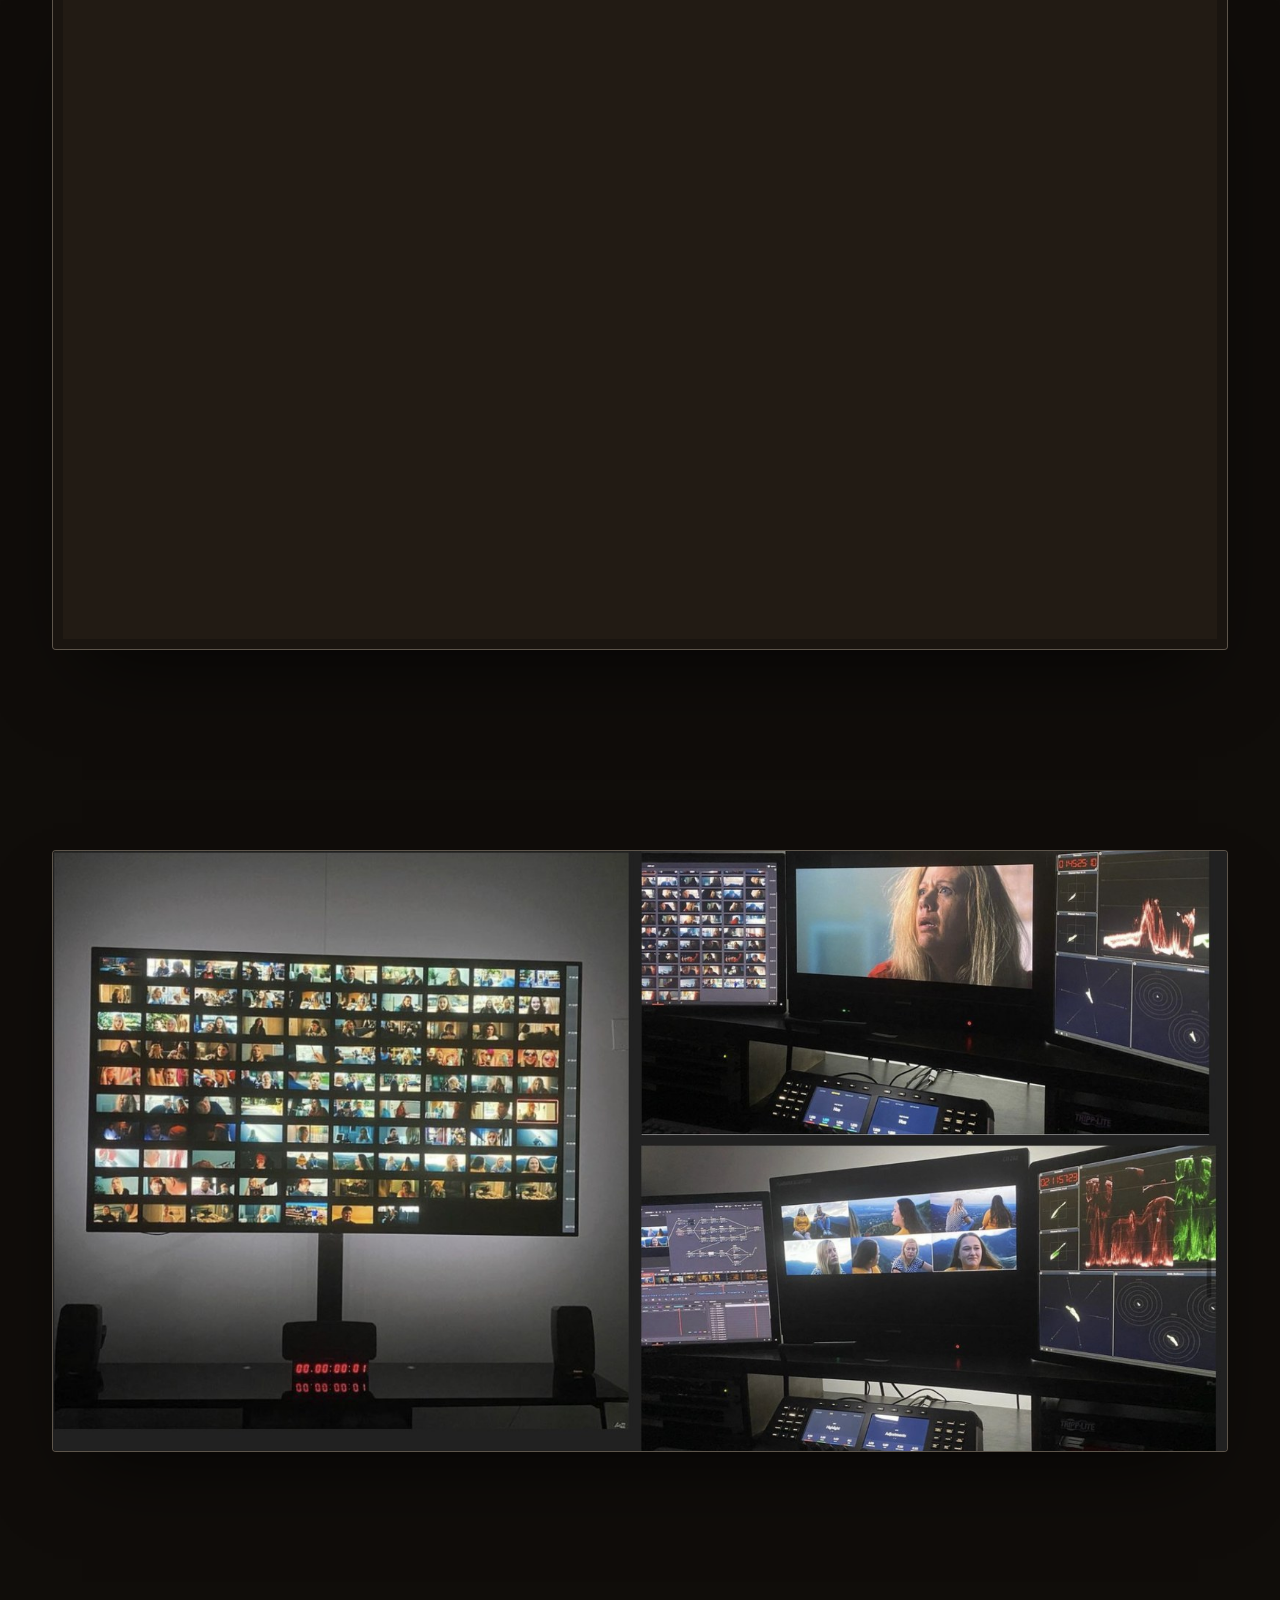
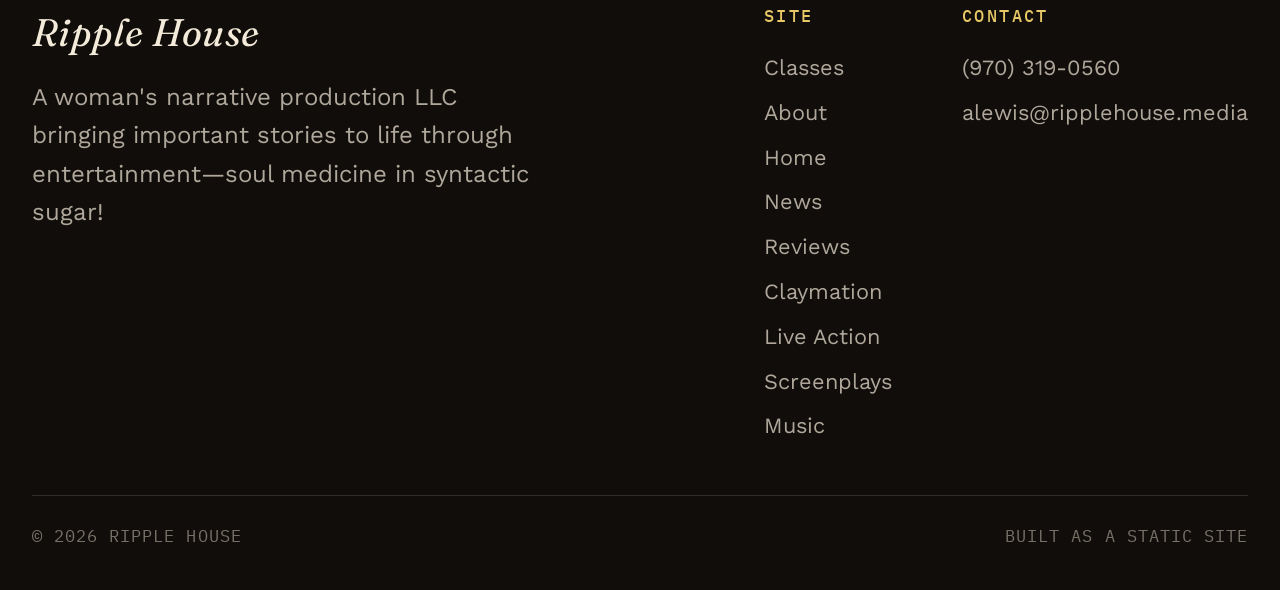
<file: live-action.html>
<!DOCTYPE html>
<html lang="en">
<head>
<meta charset="UTF-8">
<meta name="viewport" content="width=device-width, initial-scale=1.0">
<title>Live Action | Ripple House</title>
<meta name="description" content="Live-action work from Ripple House — a slideshow, plus clips from All the Beautiful Things.">
<link rel="preconnect" href="https://fonts.googleapis.com">
<!-- Favicon — cropped/downsized from the existing ripple-rings mark in
     media/logo.png (see .mission-glow/.mission-rings, the same motif used
     throughout the site), not a new graphic. -->
<link rel="icon" type="image/png" sizes="32x32" href="media/favicon-32.png">
<link rel="icon" type="image/png" sizes="16x16" href="media/favicon-16.png">
<link rel="apple-touch-icon" sizes="180x180" href="media/favicon-180.png">
<link rel="shortcut icon" href="media/favicon.ico">
<link rel="stylesheet" href="css/style.css">
</head>
<body>
<!-- No .intro-pending on this page's <body> — same as about.html/screenplays.html,
     that class/timeline only applies to the homepage's freeze-frame hero.
     This page has no hero, so the nav is visible immediately. -->

<!-- ============================= NAV ============================= -->
<nav class="site-nav">
  <div class="container">
    <a href="index.html" class="brand-lockup">
      <img src="media/logo.png" alt="" class="brand-logo">
      <span class="brand">Ripple House</span>
    </a>
    <div class="nav-controls">
      <button class="nav-toggle" aria-label="Toggle menu" aria-expanded="false"><span></span></button>
      <ul class="nav-links">
        <li><a href="classes.html">Classes</a></li>
        <li class="has-submenu">
          <a class="nav-parent" role="button" tabindex="0" aria-haspopup="true">
            Accolades
            <span class="submenu-caret" aria-hidden="true"></span>
          </a>
          <ul class="submenu">
            <li><a href="news.html">In the News</a></li>
            <li><a href="reviews.html">Reviews</a></li>
          </ul>
        </li>
        <li><a href="index.html">Home</a></li>
        <li class="has-submenu">
          <a class="nav-parent" role="button" tabindex="0" aria-haspopup="true">
            Work
            <span class="submenu-caret" aria-hidden="true"></span>
          </a>
          <ul class="submenu">
            <li><a href="claymation.html">Claymation</a></li>
            <li><a href="live-action.html">Live Action</a></li>
            <li><a href="screenplays.html">Screenplays</a></li>
            <li><a href="music.html">Music</a></li>
          </ul>
        </li>
        <li><a href="about.html">About</a></li>
      </ul>
    </div>
  </div>
</nav>

<!-- ============================= PAGE HEADER =============================
     Reuses the shared .page-header pattern already defined in css/style.css
     for interior pages (eyebrow + h1 + lede) — same block used by
     screenplays.html. The eyebrow/h1/lede markup and its .page-header/
     .eyebrow/p.lede styling are completely untouched from before; the only
     addition is a new sibling .live-action-header-media image column,
     placed via a new scoped .live-action-header-inner grid rule (see
     style.css) so nothing about the existing text block's own CSS changes —
     it simply now shares its row with the set1 image per request.

     set1 is enlarged 15% via a CSS transform (see ".live-action-header-media
     .press-frame" in style.css) rather than any layout property — a
     transform is purely a paint-time visual effect, so it does not change
     the grid's computed row height, does not push the text column, and does
     not resize/reposition anything else on the page. transform-origin is
     pinned to the frame's own top-right corner, so all of the added size
     extends down and left from that fixed corner, exactly as requested.

     The ripple below (.mission-glow/.mission-rings/.ring/@keyframes
     mission-ripple) is the exact same pink-ripple markup already used on
     screenplays.html — same size/colors/animation, only repositioned
     lower (via the .live-action-header scoped rule in style.css) so it
     sits in the existing gap between set1 above and the slideshow below,
     rather than centered in the header like on Screenplays. -->
<header class="page-header live-action-header">
  <div class="mission-glow" aria-hidden="true"></div>
  <div class="mission-rings" aria-hidden="true">
    <span class="ring ring-1"></span>
    <span class="ring ring-2"></span>
    <span class="ring ring-3"></span>
  </div>
  <div class="container live-action-header-inner">
    <div class="page-header-inner">
      <span class="eyebrow">Work</span>
      <h1>Live Action</h1>
      <p class="lede">A slideshow and selected footage from Ripple House's live-action work, including clips from All the Beautiful Things.</p>
    </div>
    <div class="live-action-header-media">
      <div class="press-frame">
        <img src="media/live-action/set1.jpg" alt="Behind-the-scenes photos from the set of All the Beautiful Things.">
      </div>
    </div>
  </div>
</header>

<!-- ============================= SLIDESHOW =============================
     media/slideshow.pdf (104 slides, native 16:9) converted to a set of
     JPEGs in media/slideshow/ and presented as an in-page carousel, rather
     than an embedded PDF, so it feels designed rather than dropped in. The
     frame itself is the site's existing .video-frame component (see
     "the hero cinematic reel" / About page video for its other uses) —
     same hairline border, rounded corners, drop shadow, and inset vignette
     used everywhere else on the site, just holding an <img> instead of a
     <video>/<iframe>. The arrow controls reuse the exact same "circular
     glass button over media" treatment as the homepage hero's mute toggle.
     JS (main.js, guarded on .slideshow existing) swaps a single <img>'s src
     on navigation and preloads only the two neighboring slides — see
     "Slideshow (Live Action page)" in main.js. -->
<section class="section slideshow-section reveal-on-scroll">
  <div class="container">
    <div class="section-head">
      <span class="eyebrow">Live Action</span>
      <h2>Slideshow</h2>
    </div>
    <div class="slideshow" data-slide-count="104" data-slide-base="media/slideshow/slide-" data-slide-pad="3" data-slide-ext=".jpg" tabindex="0" aria-label="Live Action slideshow, use the arrow buttons or arrow keys to navigate">
      <div class="video-frame slideshow-frame">
        <img class="slideshow-img" src="media/slideshow/slide-001.jpg" alt="Live Action slideshow, slide 1 of 104" loading="eager">
        <div class="grain" aria-hidden="true"></div>
        <button type="button" class="slideshow-arrow slideshow-prev" aria-label="Previous slide">&#8249;</button>
        <button type="button" class="slideshow-arrow slideshow-next" aria-label="Next slide">&#8250;</button>
      </div>
      <div class="slideshow-meta">
        <span class="slideshow-counter"><span class="slideshow-current">1</span> / <span class="slideshow-total">104</span></span>
      </div>
    </div>
  </div>
</section>

<!-- ============================= CLIPS =============================
     Both clips reuse .video-frame (same component as the slideshow above
     and the homepage/About page videos) so the whole page reads as one
     consistent, cinematic system. The Vimeo embed carries the required
     "Clips from All the Beautiful Things" title; the YouTube embed follows
     directly beneath it with matching framing/spacing (see ".clip-frame +
     .clip-frame" in style.css) so the two read as one curated pairing
     rather than unrelated embeds. Both iframes fill their 16:9 frame via
     the existing ".video-frame iframe" rule — nothing new needed there. -->
<section class="section clips-section reveal-on-scroll">
  <div class="container">
    <div class="section-head">
      <span class="eyebrow">Live Action</span>
      <h2>Clips from All the Beautiful Things</h2>
    </div>
    <div class="video-frame clip-frame">
      <iframe src="https://player.vimeo.com/video/920431120?h=c899710018" title="Clips from All the Beautiful Things" frameborder="0" allow="autoplay; fullscreen; picture-in-picture; clipboard-write; encrypted-media; web-share" referrerpolicy="strict-origin-when-cross-origin" allowfullscreen loading="lazy"></iframe>
    </div>

    <div class="video-frame clip-frame">
      <iframe src="https://www.youtube.com/embed/6K8br5_e7X4?si=GWIWoICoUulOXgTb" title="Live Action footage" frameborder="0" allow="accelerometer; autoplay; clipboard-write; encrypted-media; gyroscope; picture-in-picture; web-share" referrerpolicy="strict-origin-when-cross-origin" allowfullscreen loading="lazy"></iframe>
    </div>

    <!-- Third clip, at the end of the page's content — same .video-frame/
         .clip-frame treatment as the two above for visual consistency, with
         a small italic note (.clip-note, new in style.css) above it since
         this one carries its own context. -->
    <p class="clip-note">*Though not a Ripple House film, Lewis was the lead</p>
    <div class="video-frame clip-frame">
      <iframe src="https://player.vimeo.com/video/662460693?h=b132354c60" title="Though not a Ripple House film, Lewis was the lead" frameborder="0" allow="autoplay; fullscreen; picture-in-picture; clipboard-write; encrypted-media; web-share" referrerpolicy="strict-origin-when-cross-origin" allowfullscreen loading="lazy"></iframe>
    </div>
  </div>
</section>

<!-- ============================= MORE FROM THE SET =============================
     set2 (post-production/editing-suite photos), added at the bottom of the
     page per request. Same .press-frame framing as the header image above
     and every other photo/screenshot on the site, in its own .section-tight
     so it reads as a deliberate closing beat rather than a stray image
     tacked onto the clips section. -->
<section class="section-tight live-action-media-section">
  <div class="container">
    <div class="press-frame">
      <img src="media/live-action/set2.jpg" alt="Post-production and editing photos from All the Beautiful Things.">
    </div>
  </div>
</section>

<!-- ============================= FOOTER ============================= -->
<footer class="site-footer">
  <div class="container">
    <div class="footer-top">
      <div class="footer-brand">
        <a href="index.html" class="brand">Ripple House</a>
        <p>A woman's narrative production LLC bringing important stories to life
          through entertainment—soul medicine in syntactic sugar!</p>
      </div>
      <div class="footer-cols">
        <div class="footer-col">
          <h4>Site</h4>
          <a href="classes.html">Classes</a>
          <a href="about.html">About</a>
          <a href="index.html">Home</a>
          <a href="news.html">News</a>
          <a href="reviews.html">Reviews</a>
          <a href="claymation.html">Claymation</a>
          <a href="live-action.html">Live Action</a>
          <a href="screenplays.html">Screenplays</a>
          <a href="music.html">Music</a>
        </div>
        <div class="footer-col">
          <h4>Contact</h4>
          <a href="tel:+19703190560">(970) 319-0560</a>
          <a href="mailto:alewis@ripplehouse.media">alewis@ripplehouse.media</a>
        </div>
      </div>
    </div>
    <div class="footer-bottom">
      <span>© 2026 Ripple House</span>
      <span>Built as a static site</span>
    </div>
  </div>
</footer>

<script src="js/main.js"></script>
</body>
</html>
</file>
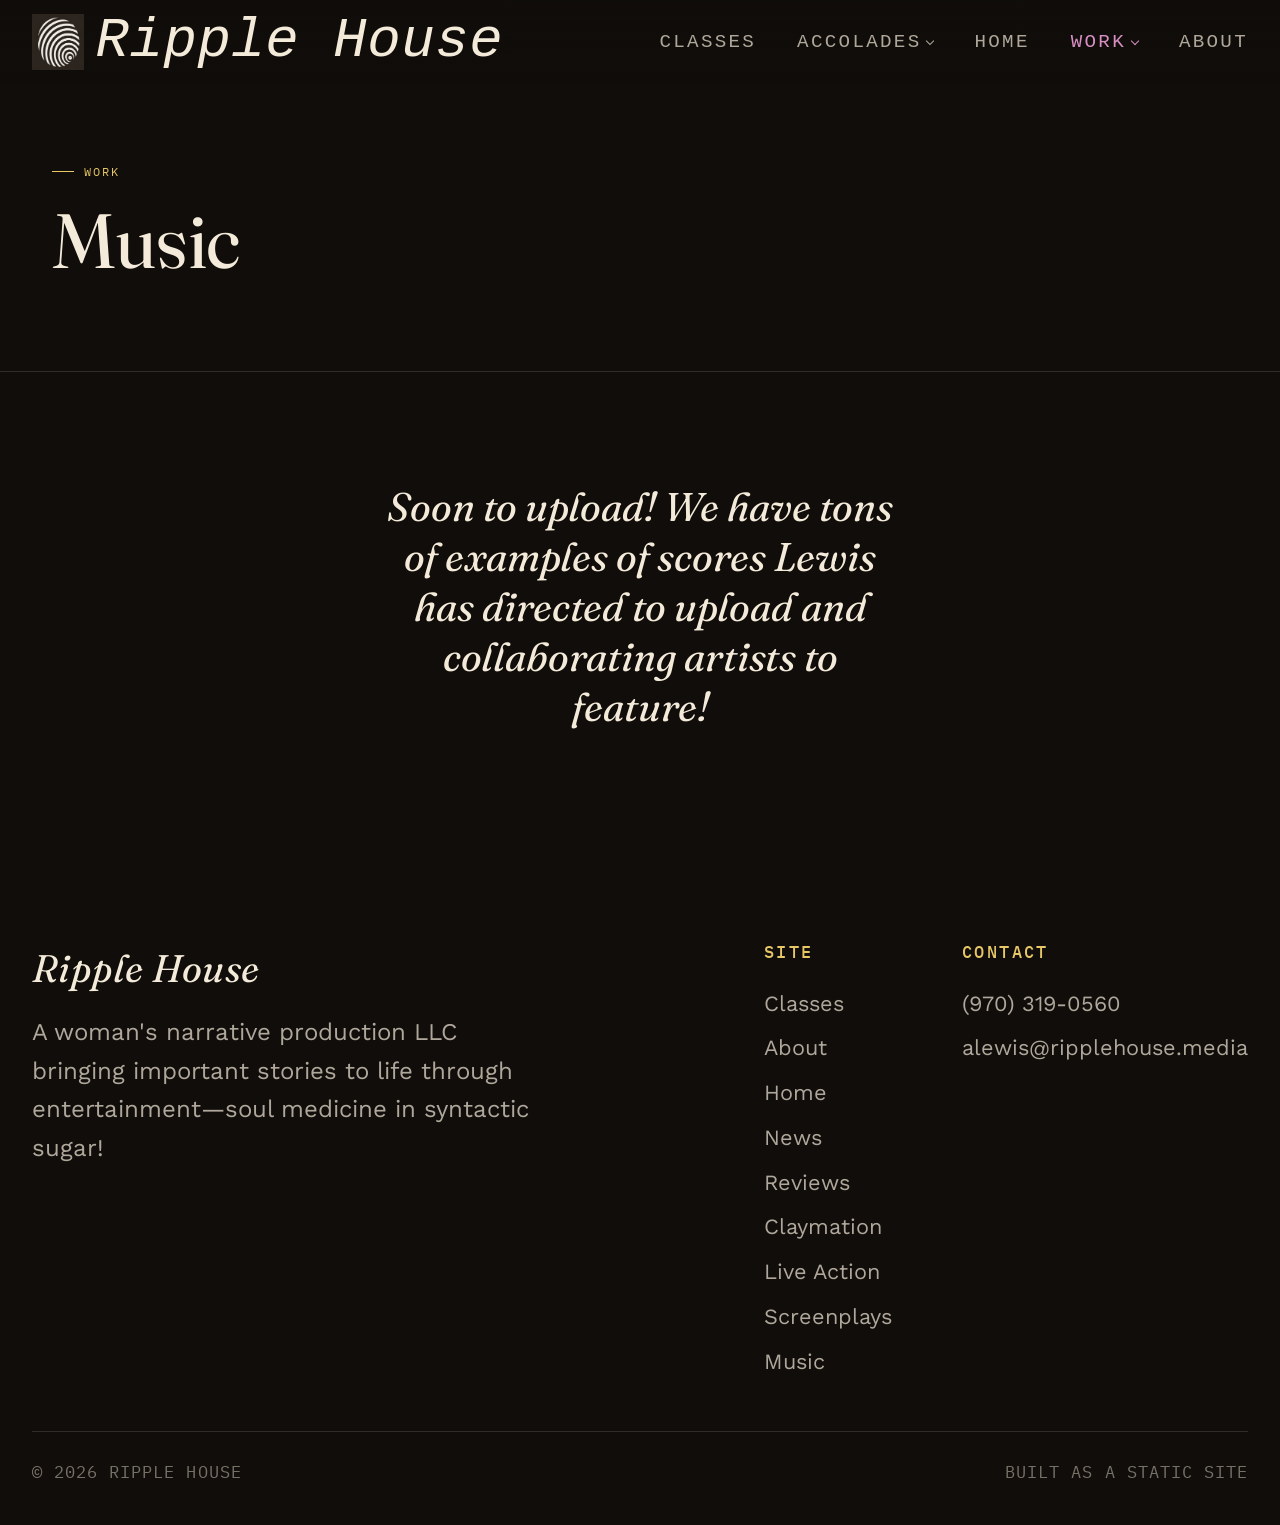
<file: music.html>
<!DOCTYPE html>
<html lang="en">
<head>
<meta charset="UTF-8">
<meta name="viewport" content="width=device-width, initial-scale=1.0">
<title>Music | Ripple House</title>
<meta name="description" content="Music from Ripple House — scores and collaborating artists, coming soon.">
<link rel="preconnect" href="https://fonts.googleapis.com">
<!-- Favicon — cropped/downsized from the existing ripple-rings mark in
     media/logo.png (see .mission-glow/.mission-rings, the same motif used
     throughout the site), not a new graphic. -->
<link rel="icon" type="image/png" sizes="32x32" href="media/favicon-32.png">
<link rel="icon" type="image/png" sizes="16x16" href="media/favicon-16.png">
<link rel="apple-touch-icon" sizes="180x180" href="media/favicon-180.png">
<link rel="shortcut icon" href="media/favicon.ico">
<link rel="stylesheet" href="css/style.css">
</head>
<body>
<!-- No .intro-pending on this page's <body> — same as about.html/screenplays.html/
     live-action.html/classes.html, that class/timeline only applies to the
     homepage's freeze-frame hero. This page has no hero, so the nav is
     visible immediately. -->

<!-- ============================= NAV ============================= -->
<nav class="site-nav">
  <div class="container">
    <a href="index.html" class="brand-lockup">
      <img src="media/logo.png" alt="" class="brand-logo">
      <span class="brand">Ripple House</span>
    </a>
    <div class="nav-controls">
      <button class="nav-toggle" aria-label="Toggle menu" aria-expanded="false"><span></span></button>
      <ul class="nav-links">
        <li><a href="classes.html">Classes</a></li>
        <li class="has-submenu">
          <a class="nav-parent" role="button" tabindex="0" aria-haspopup="true">
            Accolades
            <span class="submenu-caret" aria-hidden="true"></span>
          </a>
          <ul class="submenu">
            <li><a href="news.html">In the News</a></li>
            <li><a href="reviews.html">Reviews</a></li>
          </ul>
        </li>
        <li><a href="index.html">Home</a></li>
        <li class="has-submenu">
          <a class="nav-parent" role="button" tabindex="0" aria-haspopup="true">
            Work
            <span class="submenu-caret" aria-hidden="true"></span>
          </a>
          <ul class="submenu">
            <li><a href="claymation.html">Claymation</a></li>
            <li><a href="live-action.html">Live Action</a></li>
            <li><a href="screenplays.html">Screenplays</a></li>
            <li><a href="music.html">Music</a></li>
          </ul>
        </li>
        <li><a href="about.html">About</a></li>
      </ul>
    </div>
  </div>
</nav>

<!-- ============================= PAGE HEADER =============================
     Reuses the shared .page-header pattern already defined in css/style.css
     for interior pages (same block used by screenplays.html/live-action.html) —
     eyebrow + h1 only here, no .lede, since no intro copy was provided. -->
<header class="page-header">
  <div class="container page-header-inner">
    <span class="eyebrow">Work</span>
    <h1>Music</h1>
  </div>
</header>

<!-- ============================= MESSAGE =============================
     The required line, presented via the existing .quote-block component
     (defined in style.css, unused elsewhere on the site until now) exactly
     as already styled — large centered italic display type — rather than
     any new treatment. See "MUSIC page" in css/style.css for the one
     max-width tweak (this sentence is longer than the component's original
     short-quote sizing). -->
<section class="quote-block">
  <div class="container">
    <blockquote class="music-message">Soon to upload! We have tons of examples of scores Lewis has directed to upload and collaborating artists to feature!</blockquote>
  </div>
</section>

<!-- ============================= FOOTER ============================= -->
<footer class="site-footer">
  <div class="container">
    <div class="footer-top">
      <div class="footer-brand">
        <a href="index.html" class="brand">Ripple House</a>
        <p>A woman's narrative production LLC bringing important stories to life
          through entertainment—soul medicine in syntactic sugar!</p>
      </div>
      <div class="footer-cols">
        <div class="footer-col">
          <h4>Site</h4>
          <a href="classes.html">Classes</a>
          <a href="about.html">About</a>
          <a href="index.html">Home</a>
          <a href="news.html">News</a>
          <a href="reviews.html">Reviews</a>
          <a href="claymation.html">Claymation</a>
          <a href="live-action.html">Live Action</a>
          <a href="screenplays.html">Screenplays</a>
          <a href="music.html">Music</a>
        </div>
        <div class="footer-col">
          <h4>Contact</h4>
          <a href="tel:+19703190560">(970) 319-0560</a>
          <a href="mailto:alewis@ripplehouse.media">alewis@ripplehouse.media</a>
        </div>
      </div>
    </div>
    <div class="footer-bottom">
      <span>© 2026 Ripple House</span>
      <span>Built as a static site</span>
    </div>
  </div>
</footer>

<script src="js/main.js"></script>
</body>
</html>
</file>
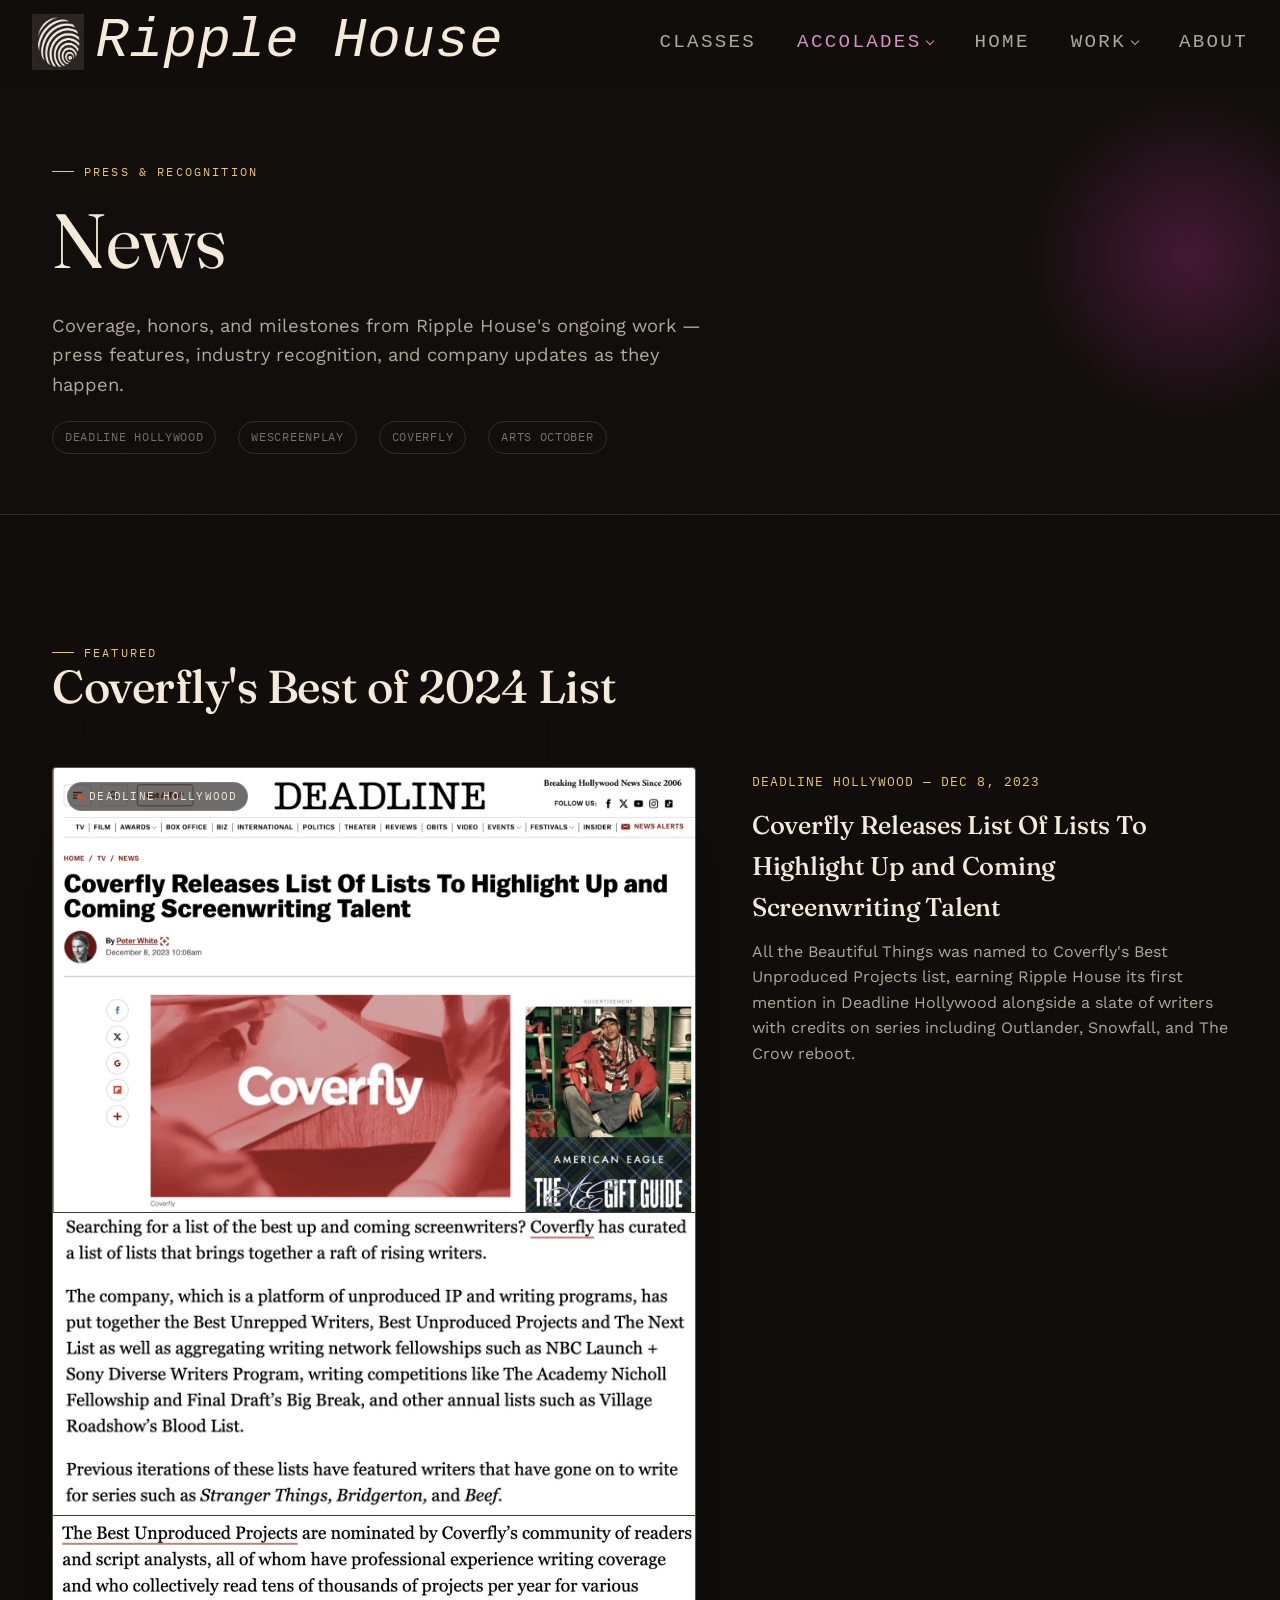
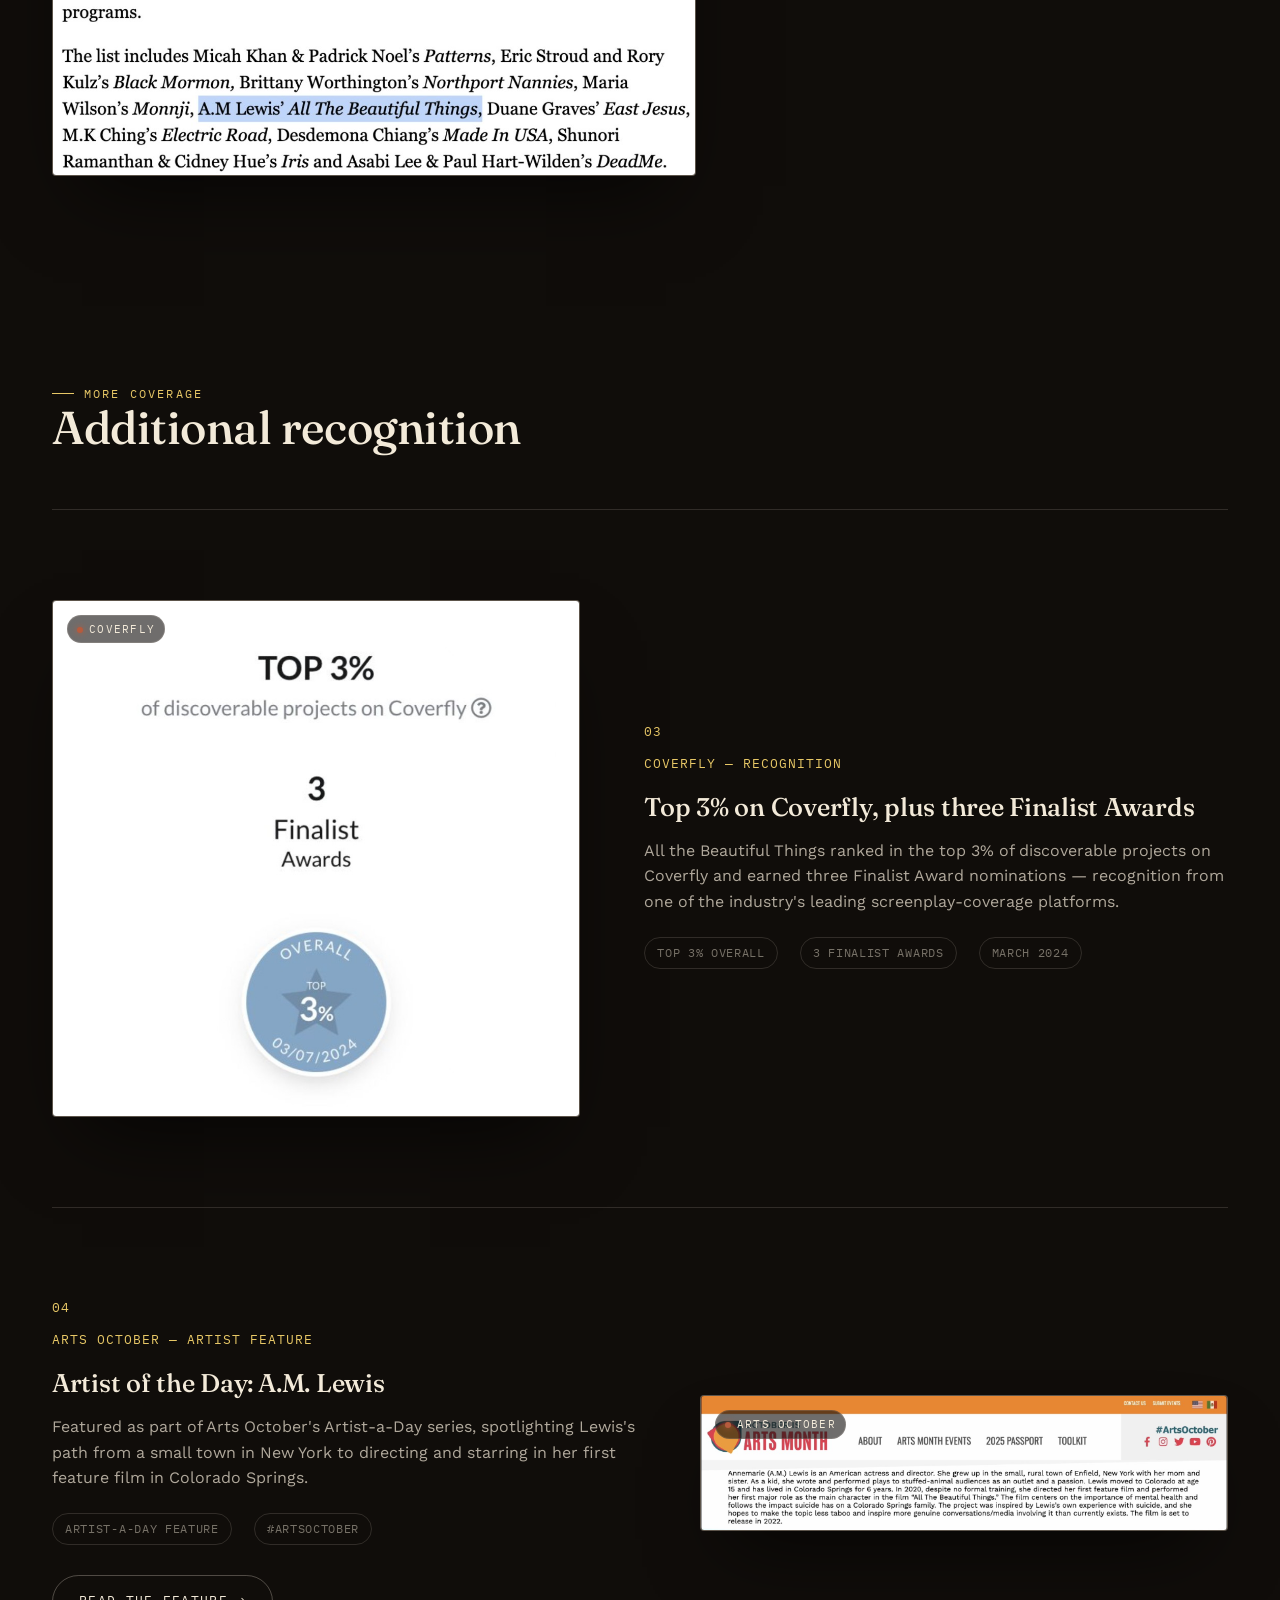
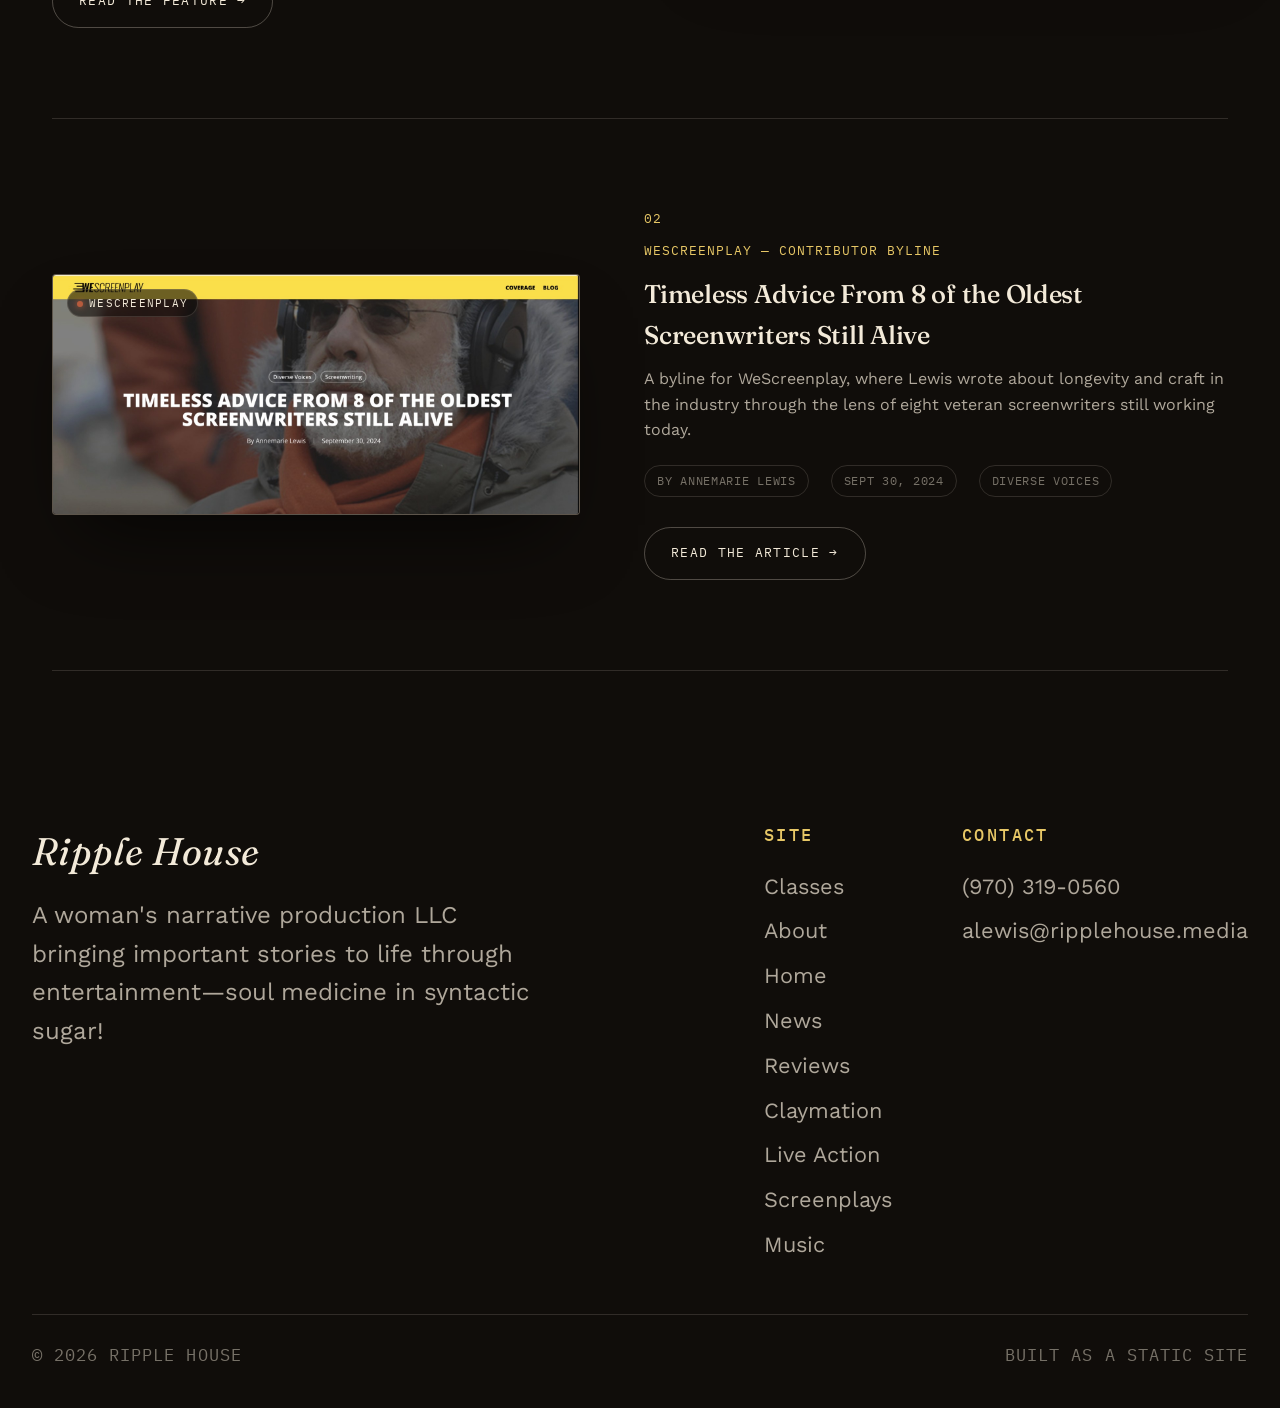
<file: news.html>
<!DOCTYPE html>
<html lang="en">
<head>
<meta charset="UTF-8">
<meta name="viewport" content="width=device-width, initial-scale=1.0">
<title>News | Ripple House</title>
<meta name="description" content="Press coverage, industry recognition, and news from Ripple House — Deadline Hollywood, Coverfly, WeScreenplay, and Arts October.">
<link rel="preconnect" href="https://fonts.googleapis.com">
<!-- Favicon — cropped/downsized from the existing ripple-rings mark in
     media/logo.png (see .mission-glow/.mission-rings, the same motif used
     throughout the site), not a new graphic. -->
<link rel="icon" type="image/png" sizes="32x32" href="media/favicon-32.png">
<link rel="icon" type="image/png" sizes="16x16" href="media/favicon-16.png">
<link rel="apple-touch-icon" sizes="180x180" href="media/favicon-180.png">
<link rel="shortcut icon" href="media/favicon.ico">
<link rel="stylesheet" href="css/style.css">
</head>
<body>
<!-- No .intro-pending on this page's <body> — same as about.html/screenplays.html/
     live-action.html/classes.html/music.html/claymation.html, that class/
     timeline only applies to the homepage's freeze-frame hero. This page has
     no hero, so the nav is visible immediately. -->

<!-- ============================= NAV ============================= -->
<nav class="site-nav">
  <div class="container">
    <a href="index.html" class="brand-lockup">
      <img src="media/logo.png" alt="" class="brand-logo">
      <span class="brand">Ripple House</span>
    </a>
    <div class="nav-controls">
      <button class="nav-toggle" aria-label="Toggle menu" aria-expanded="false"><span></span></button>
      <ul class="nav-links">
        <li><a href="classes.html">Classes</a></li>
        <li class="has-submenu">
          <a class="nav-parent" role="button" tabindex="0" aria-haspopup="true">
            Accolades
            <span class="submenu-caret" aria-hidden="true"></span>
          </a>
          <ul class="submenu">
            <li><a href="news.html">In the News</a></li>
            <li><a href="reviews.html">Reviews</a></li>
          </ul>
        </li>
        <li><a href="index.html">Home</a></li>
        <li class="has-submenu">
          <a class="nav-parent" role="button" tabindex="0" aria-haspopup="true">
            Work
            <span class="submenu-caret" aria-hidden="true"></span>
          </a>
          <ul class="submenu">
            <li><a href="claymation.html">Claymation</a></li>
            <li><a href="live-action.html">Live Action</a></li>
            <li><a href="screenplays.html">Screenplays</a></li>
            <li><a href="music.html">Music</a></li>
          </ul>
        </li>
        <li><a href="about.html">About</a></li>
      </ul>
    </div>
  </div>
</nav>

<!-- ============================= PAGE HEADER =============================
     Same interior-page header used by screenplays.html: .page-header +
     the homepage MISSION section's ripple (.mission-glow/.mission-rings/
     .ring/@keyframes mission-ripple), reused verbatim and only resized via
     the .news-header scoping rules in style.css (same technique as
     .screenplays-header) so it complements this header without bleeding
     into the coverage below. A short "as featured in" outlet strip reuses
     .reel-meta's existing pill styling (defined for the SCORES page,
     unused until now) rather than inventing a new tag component. -->
<header class="page-header news-header">
  <div class="mission-glow" aria-hidden="true"></div>
  <div class="mission-rings" aria-hidden="true">
    <span class="ring ring-1"></span>
    <span class="ring ring-2"></span>
    <span class="ring ring-3"></span>
  </div>
  <div class="grain" aria-hidden="true"></div>
  <div class="container page-header-inner">
    <span class="eyebrow">Press &amp; Recognition</span>
    <h1>News</h1>
    <p class="lede">Coverage, honors, and milestones from Ripple House's ongoing work — press features, industry recognition, and company updates as they happen.</p>
    <div class="reel-meta news-outlets">
      <span>Deadline Hollywood</span>
      <span>WeScreenplay</span>
      <span>Coverfly</span>
      <span>Arts October</span>
    </div>
  </div>
</header>

<!-- ============================= FEATURED STORY =============================
     deadline1/deadline2/deadline3 are sequential captures of the same
     Deadline Hollywood article (headline, opening paragraphs, the Best
     Unproduced Projects list with the highlighted mention) and are
     presented as a single unit — one .press-feature card (new component,
     see style.css: same bordered-panel/shadow language as .video-frame,
     just auto-height instead of a fixed 16:9 crop so none of the
     screenshots gets cropped) holding the images stacked with hairline
     dividers, one shared kicker/caption, and no separate headings per
     image. .frame-tag/.dot (defined for .video-frame, unused until now)
     labels the outlet on the lead image.
     A fourth screenshot (deadline4.jpg, the article's closing line about
     the list's writers/Outlander/The Crow reboot) was removed per request
     — the stack and .press-feature-media auto-height naturally close the
     gap with no layout changes needed.
     Moved to lead the page (was previously second, after the page header
     it followed More Coverage) — pure reorder, no other change: this is
     now the first content section, and More Coverage/Additional
     recognition moved to the very bottom of the page instead. -->
<section class="section news-feature-section">
  <div class="container">
    <div class="section-head">
      <span class="eyebrow">Featured</span>
      <h2>Coverfly's Best of 2024 List</h2>
    </div>
    <div class="press-feature reveal-on-scroll">
      <div class="press-feature-media">
        <div class="press-frame press-frame-stack">
          <span class="frame-tag"><span class="dot"></span>Deadline Hollywood</span>
          <img src="media/news/deadline1.jpg" alt="Deadline Hollywood headline: &quot;Coverfly Releases List Of Lists To Highlight Up and Coming Screenwriting Talent,&quot; by Peter White, December 8, 2023.">
          <img src="media/news/deadline2.jpg" alt="Opening paragraphs of the Deadline article: Coverfly has curated a list of lists of rising screenwriters, aggregating fellowships, competitions, and annual lists such as the Nicholl Fellowship, Final Draft's Big Break, and the Blood List.">
          <img src="media/news/deadline3.jpg" alt="Excerpt from the Deadline article listing Coverfly's Best Unproduced Projects, with &quot;A.M Lewis' All The Beautiful Things&quot; highlighted among the selections.">
        </div>
      </div>
      <div class="press-feature-copy">
        <p class="press-kicker">Deadline Hollywood — Dec 8, 2023</p>
        <h3>Coverfly Releases List Of Lists To Highlight Up and Coming Screenwriting Talent</h3>
        <p>All the Beautiful Things was named to Coverfly's Best Unproduced Projects list, earning Ripple House its first mention in Deadline Hollywood alongside a slate of writers with credits on series including Outlander, Snowfall, and The Crow reboot.</p>
      </div>
    </div>
  </div>
</section>

<!-- ============================= MORE COVERAGE =============================
     wescreenplay -> finalist -> artsmonth, in the order requested. Built
     entirely from .reel/.reel-index/.reel-meta (defined for the SCORES
     page, unused until now) — its existing alternating-side grid and
     nth-child(even) rule give the second entry (finalist) its opposite
     orientation automatically, with no new layout code needed. Each image
     sits in the same new .press-frame component as the feature above.
     wescreenplay and artsmonth link out to their real published URLs;
     finalist is a standalone Coverfly stats capture with no corresponding
     article, so — same convention as the "Girls" entry on screenplays.html
     — it has no read-more affordance.
     Moved to the very bottom of the page per request (was previously
     second, right after Featured Story) — pure reorder, no other change:
     Featured Story now leads directly after the page header, and this
     section is now the last piece of content before the footer. -->
<section class="section-tight news-more-section">
  <div class="container">
    <div class="section-head">
      <span class="eyebrow">More Coverage</span>
      <h2>Additional recognition</h2>
    </div>
    <div class="reel-list reveal-on-scroll">

      <article class="reel">
        <div class="press-frame">
          <span class="frame-tag"><span class="dot"></span>Coverfly</span>
          <img src="media/news/finalist.jpg" alt="Coverfly stats badge for All the Beautiful Things: Top 3% of discoverable projects on Coverfly, and 3 Finalist Awards, dated March 7, 2024.">
        </div>
        <div>
          <span class="reel-index">03</span>
          <p class="press-kicker">Coverfly — Recognition</p>
          <h3>Top 3% on Coverfly, plus three Finalist Awards</h3>
          <p>All the Beautiful Things ranked in the top 3% of discoverable projects on Coverfly and earned three Finalist Award nominations — recognition from one of the industry's leading screenplay-coverage platforms.</p>
          <div class="reel-meta">
            <span>Top 3% Overall</span>
            <span>3 Finalist Awards</span>
            <span>March 2024</span>
          </div>
        </div>
      </article>

      <article class="reel">
        <div class="press-frame">
          <span class="frame-tag"><span class="dot"></span>Arts October</span>
          <img src="media/news/artsmonth.jpg" alt="October Is Arts Month feature introducing Annemarie (A.M.) Lewis, part of the site's Artist-a-Day series.">
        </div>
        <div>
          <span class="reel-index">04</span>
          <p class="press-kicker">Arts October — Artist Feature</p>
          <h3>Artist of the Day: A.M. Lewis</h3>
          <p>Featured as part of Arts October's Artist-a-Day series, spotlighting Lewis's path from a small town in New York to directing and starring in her first feature film in Colorado Springs.</p>
          <div class="reel-meta">
            <span>Artist-a-Day Feature</span>
            <span>#ArtsOctober</span>
          </div>
          <a class="btn news-read" href="https://artsoctober.com/artist_a_day/a-m-lewis/" target="_blank" rel="noopener">Read the Feature &rarr;</a>
        </div>
      </article>

      <article class="reel">
        <div class="press-frame">
          <span class="frame-tag"><span class="dot"></span>WeScreenplay</span>
          <img src="media/news/wescreenplay.jpg" alt="WeScreenplay article header: &quot;Timeless Advice From 8 of the Oldest Screenwriters Still Alive,&quot; by Annemarie Lewis, September 30, 2024.">
        </div>
        <div>
          <span class="reel-index">02</span>
          <p class="press-kicker">WeScreenplay — Contributor Byline</p>
          <h3>Timeless Advice From 8 of the Oldest Screenwriters Still Alive</h3>
          <p>A byline for WeScreenplay, where Lewis wrote about longevity and craft in the industry through the lens of eight veteran screenwriters still working today.</p>
          <div class="reel-meta">
            <span>By Annemarie Lewis</span>
            <span>Sept 30, 2024</span>
            <span>Diverse Voices</span>
          </div>
          <a class="btn news-read" href="https://www.wescreenplay.com/blog/advice-from-the-oldest-screenwriters-still-alive/" target="_blank" rel="noopener">Read the Article &rarr;</a>
        </div>
      </article>

    </div>
  </div>
</section>

<!-- ============================= FOOTER ============================= -->
<footer class="site-footer">
  <div class="container">
    <div class="footer-top">
      <div class="footer-brand">
        <a href="index.html" class="brand">Ripple House</a>
        <p>A woman's narrative production LLC bringing important stories to life
          through entertainment—soul medicine in syntactic sugar!</p>
      </div>
      <div class="footer-cols">
        <div class="footer-col">
          <h4>Site</h4>
          <a href="classes.html">Classes</a>
          <a href="about.html">About</a>
          <a href="index.html">Home</a>
          <a href="news.html">News</a>
          <a href="reviews.html">Reviews</a>
          <a href="claymation.html">Claymation</a>
          <a href="live-action.html">Live Action</a>
          <a href="screenplays.html">Screenplays</a>
          <a href="music.html">Music</a>
        </div>
        <div class="footer-col">
          <h4>Contact</h4>
          <a href="tel:+19703190560">(970) 319-0560</a>
          <a href="mailto:alewis@ripplehouse.media">alewis@ripplehouse.media</a>
        </div>
      </div>
    </div>
    <div class="footer-bottom">
      <span>© 2026 Ripple House</span>
      <span>Built as a static site</span>
    </div>
  </div>
</footer>

<script src="js/main.js"></script>
</body>
</html>
</file>
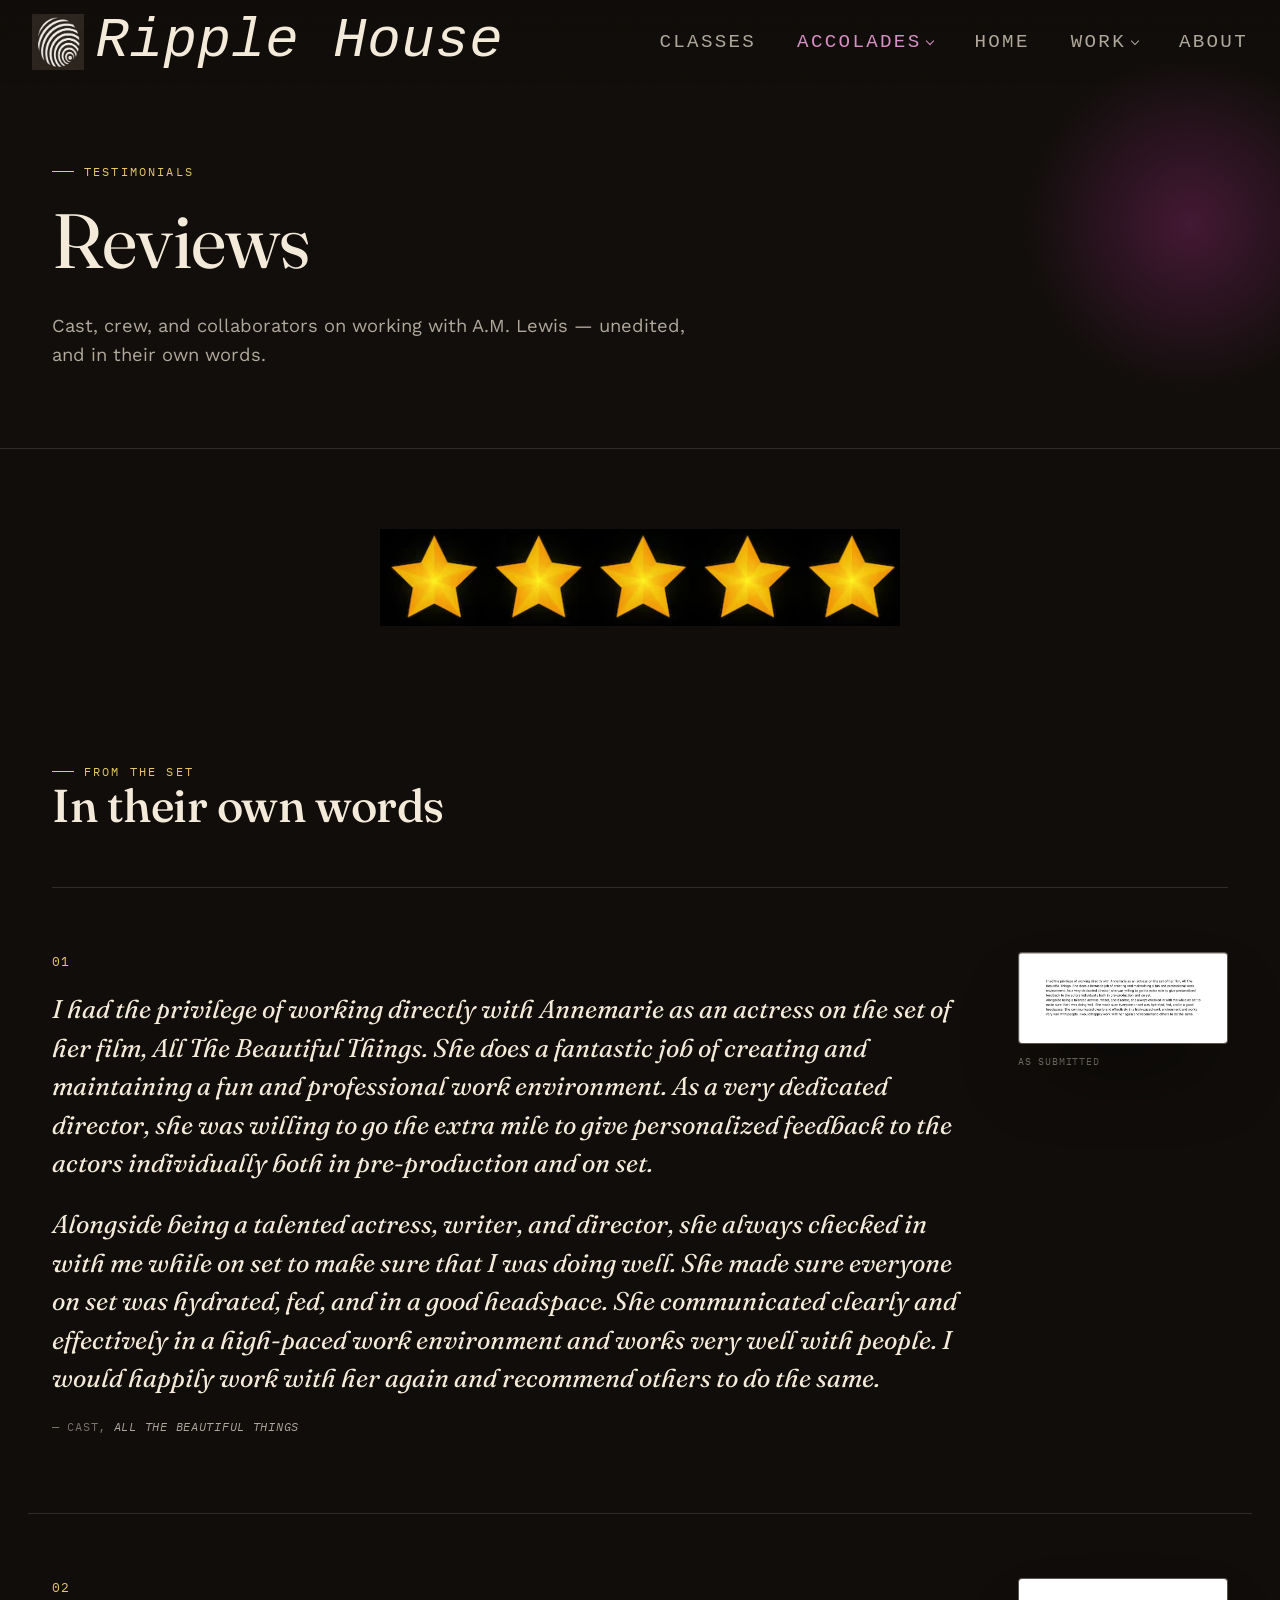
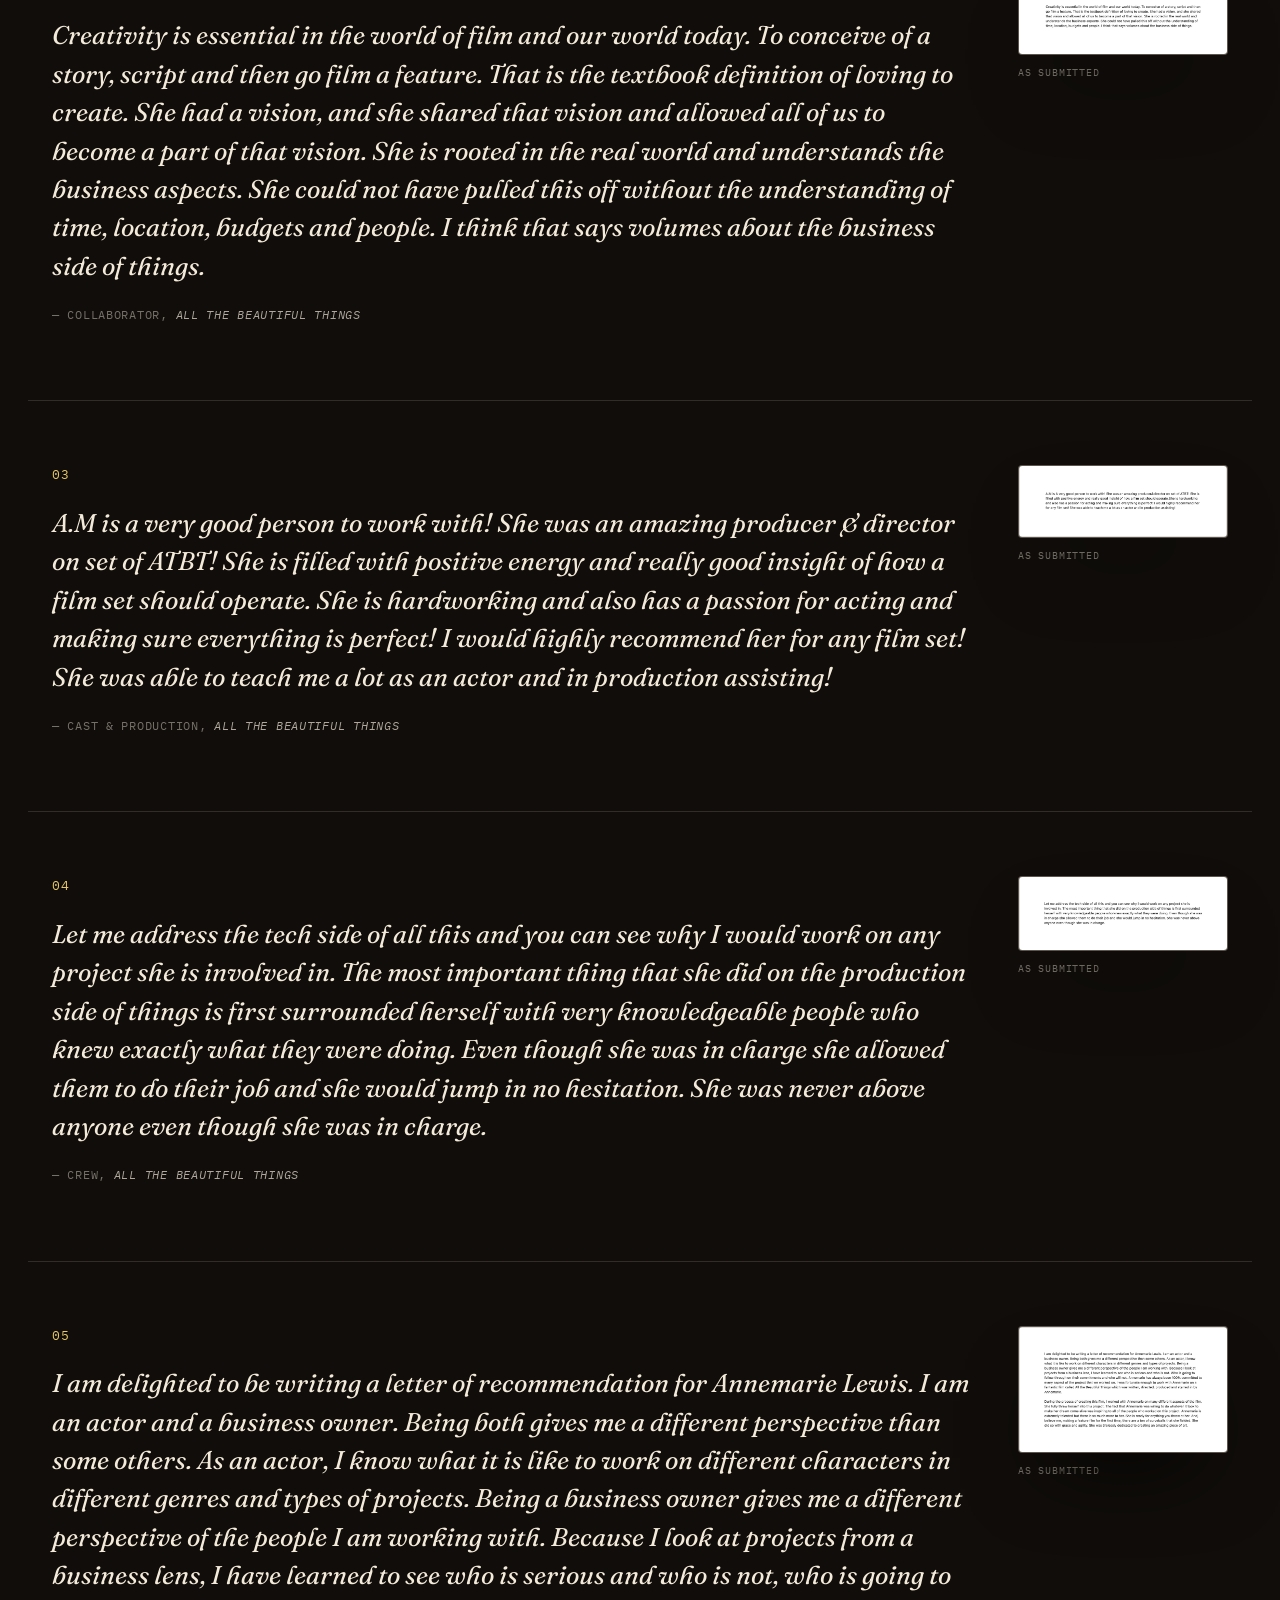
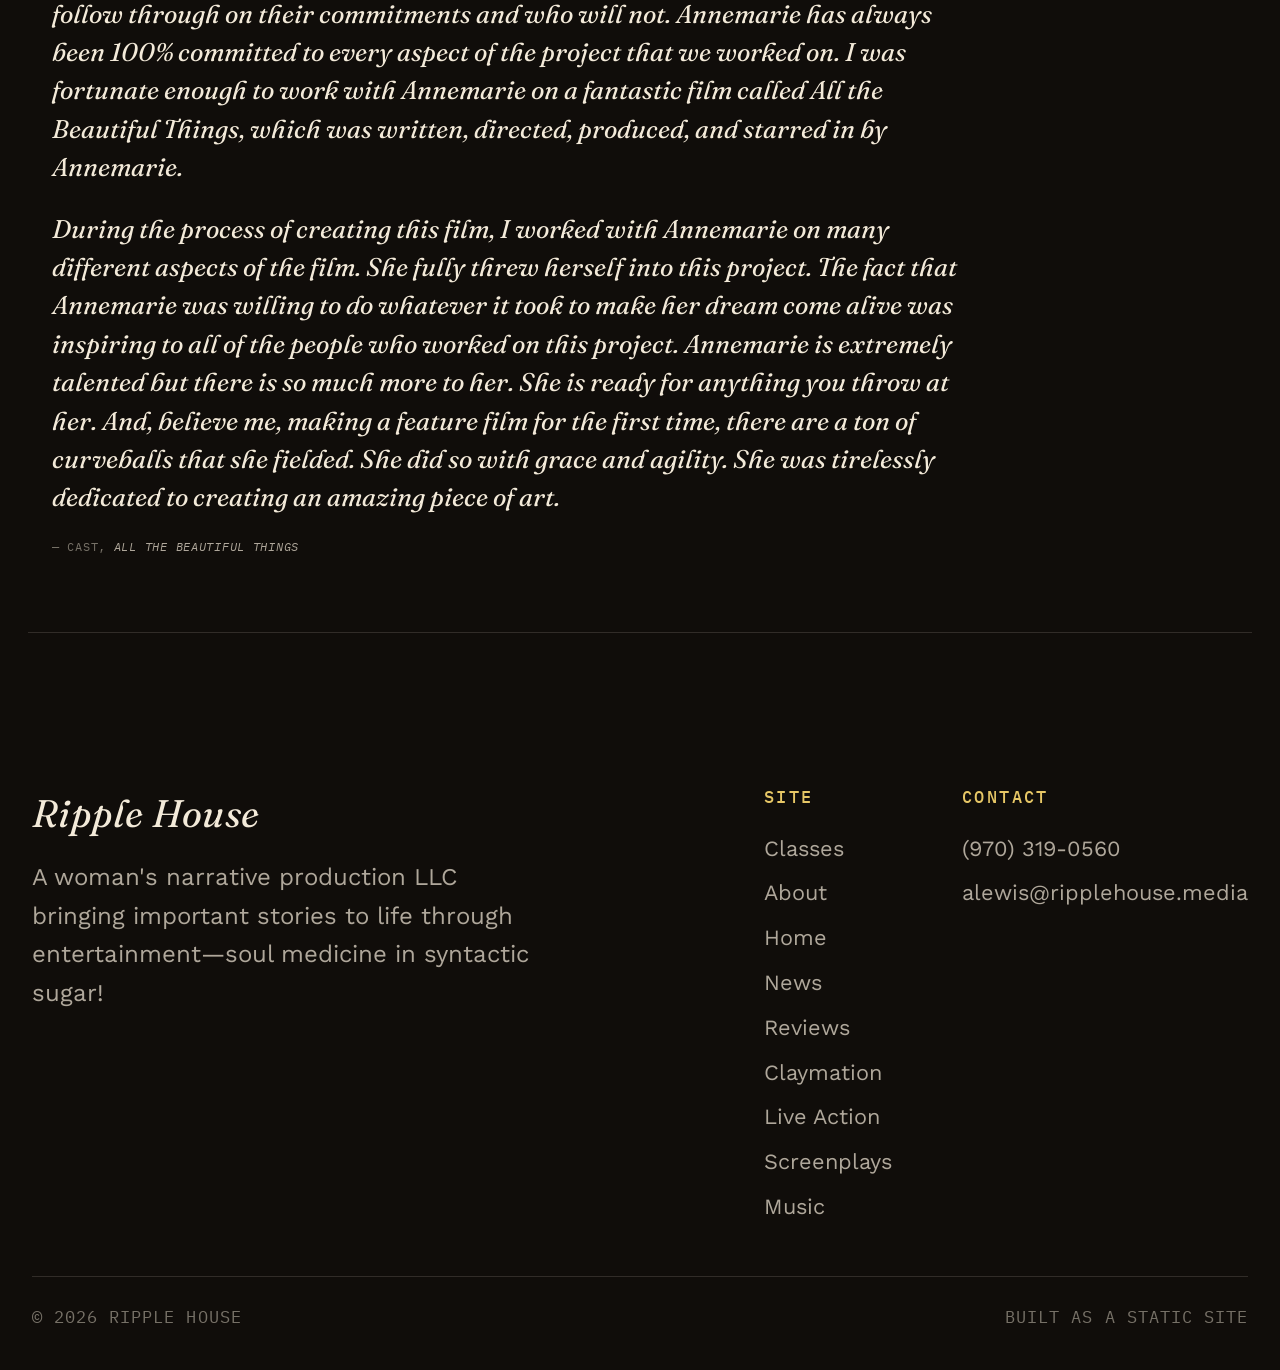
<file: reviews.html>
<!DOCTYPE html>
<html lang="en">
<head>
<meta charset="UTF-8">
<meta name="viewport" content="width=device-width, initial-scale=1.0">
<title>Reviews | Ripple House</title>
<meta name="description" content="Testimonials from cast, crew, and collaborators on working with Ripple House — in their own words, from the set of All the Beautiful Things.">
<link rel="preconnect" href="https://fonts.googleapis.com">
<!-- Favicon — cropped/downsized from the existing ripple-rings mark in
     media/logo.png (see .mission-glow/.mission-rings, the same motif used
     throughout the site), not a new graphic. -->
<link rel="icon" type="image/png" sizes="32x32" href="media/favicon-32.png">
<link rel="icon" type="image/png" sizes="16x16" href="media/favicon-16.png">
<link rel="apple-touch-icon" sizes="180x180" href="media/favicon-180.png">
<link rel="shortcut icon" href="media/favicon.ico">
<link rel="stylesheet" href="css/style.css">
</head>
<body>
<!-- No .intro-pending on this page's <body> — same as about.html/screenplays.html/
     live-action.html/classes.html/music.html/claymation.html/news.html, that
     class/timeline only applies to the homepage's freeze-frame hero. This
     page has no hero, so the nav is visible immediately. -->

<!-- ============================= NAV ============================= -->
<nav class="site-nav">
  <div class="container">
    <a href="index.html" class="brand-lockup">
      <img src="media/logo.png" alt="" class="brand-logo">
      <span class="brand">Ripple House</span>
    </a>
    <div class="nav-controls">
      <button class="nav-toggle" aria-label="Toggle menu" aria-expanded="false"><span></span></button>
      <ul class="nav-links">
        <li><a href="classes.html">Classes</a></li>
        <li class="has-submenu">
          <a class="nav-parent" role="button" tabindex="0" aria-haspopup="true">
            Accolades
            <span class="submenu-caret" aria-hidden="true"></span>
          </a>
          <ul class="submenu">
            <li><a href="news.html">In the News</a></li>
            <li><a href="reviews.html">Reviews</a></li>
          </ul>
        </li>
        <li><a href="index.html">Home</a></li>
        <li class="has-submenu">
          <a class="nav-parent" role="button" tabindex="0" aria-haspopup="true">
            Work
            <span class="submenu-caret" aria-hidden="true"></span>
          </a>
          <ul class="submenu">
            <li><a href="claymation.html">Claymation</a></li>
            <li><a href="live-action.html">Live Action</a></li>
            <li><a href="screenplays.html">Screenplays</a></li>
            <li><a href="music.html">Music</a></li>
          </ul>
        </li>
        <li><a href="about.html">About</a></li>
      </ul>
    </div>
  </div>
</nav>

<!-- ============================= PAGE HEADER =============================
     Same interior-page header used by screenplays.html/news.html:
     .page-header + the homepage MISSION section's ripple, reused verbatim
     and only resized via the .reviews-header scoping rules in style.css. -->
<header class="page-header reviews-header">
  <div class="mission-glow" aria-hidden="true"></div>
  <div class="mission-rings" aria-hidden="true">
    <span class="ring ring-1"></span>
    <span class="ring ring-2"></span>
    <span class="ring ring-3"></span>
  </div>
  <div class="grain" aria-hidden="true"></div>
  <div class="container page-header-inner">
    <span class="eyebrow">Testimonials</span>
    <h1>Reviews</h1>
    <p class="lede">Cast, crew, and collaborators on working with A.M. Lewis — unedited, and in their own words.</p>
  </div>
</header>

<!-- ============================= RATING MARK =============================
     A simple five-star graphic (media/5stars.png) as the page's opening
     visual, replacing the earlier title-card image — shown plainly at a
     modest size, no .press-frame border/shadow, since it's a rating mark
     rather than a captured screenshot. -->
<section class="section-tight reviews-stars-section">
  <div class="container">
    <div class="review-stars reveal-on-scroll">
      <img src="media/reviews/5stars.png" alt="Five out of five stars.">
    </div>
  </div>
</section>

<!-- ============================= TESTIMONIALS =============================
     review2 -> review6, in the order requested. Each testimonial is
     transcribed into real site typography — .review-quote, the same
     italic Fraunces voice as .quote-block — as the primary, readable
     element, with its source screenshot kept alongside at a smaller scale
     (.press-frame again) as a "here's the original" thumbnail rather than
     the headline element, per the brief (feel intentional, not a plain
     image gallery). Attribution lines quote each writer's own
     self-described role (actor, business owner, etc.) rather than
     inventing names none of the screenshots provide. -->
<section class="section-tight reviews-list-section">
  <div class="container">
    <div class="section-head">
      <span class="eyebrow">From the Set</span>
      <h2>In their own words</h2>
    </div>
    <div class="review-list">

      <article class="review-entry reveal-on-scroll">
        <div>
          <span class="review-index">01</span>
          <blockquote class="review-quote">
            <p>I had the privilege of working directly with Annemarie as an actress on the set of her film, All The Beautiful Things. She does a fantastic job of creating and maintaining a fun and professional work environment. As a very dedicated director, she was willing to go the extra mile to give personalized feedback to the actors individually both in pre-production and on set.</p>
            <p>Alongside being a talented actress, writer, and director, she always checked in with me while on set to make sure that I was doing well. She made sure everyone on set was hydrated, fed, and in a good headspace. She communicated clearly and effectively in a high-paced work environment and works very well with people. I would happily work with her again and recommend others to do the same.</p>
          </blockquote>
          <p class="review-source">— Cast, <em>All the Beautiful Things</em></p>
        </div>
        <div class="review-thumb-wrap">
          <div class="press-frame review-thumb">
            <img src="media/reviews/review2.jpg" alt="Original submitted testimonial, screenshot 1 of 5.">
          </div>
          <p class="review-thumb-caption">As submitted</p>
        </div>
      </article>

      <article class="review-entry reveal-on-scroll">
        <div>
          <span class="review-index">02</span>
          <blockquote class="review-quote">
            <p>Creativity is essential in the world of film and our world today. To conceive of a story, script and then go film a feature. That is the textbook definition of loving to create. She had a vision, and she shared that vision and allowed all of us to become a part of that vision. She is rooted in the real world and understands the business aspects. She could not have pulled this off without the understanding of time, location, budgets and people. I think that says volumes about the business side of things.</p>
          </blockquote>
          <p class="review-source">— Collaborator, <em>All the Beautiful Things</em></p>
        </div>
        <div class="review-thumb-wrap">
          <div class="press-frame review-thumb">
            <img src="media/reviews/review3.jpg" alt="Original submitted testimonial, screenshot 2 of 5.">
          </div>
          <p class="review-thumb-caption">As submitted</p>
        </div>
      </article>

      <article class="review-entry reveal-on-scroll">
        <div>
          <span class="review-index">03</span>
          <blockquote class="review-quote">
            <p>A.M is a very good person to work with! She was an amazing producer &amp; director on set of ATBT! She is filled with positive energy and really good insight of how a film set should operate. She is hardworking and also has a passion for acting and making sure everything is perfect! I would highly recommend her for any film set! She was able to teach me a lot as an actor and in production assisting!</p>
          </blockquote>
          <p class="review-source">— Cast &amp; Production, <em>All the Beautiful Things</em></p>
        </div>
        <div class="review-thumb-wrap">
          <div class="press-frame review-thumb">
            <img src="media/reviews/review4.jpg" alt="Original submitted testimonial, screenshot 3 of 5.">
          </div>
          <p class="review-thumb-caption">As submitted</p>
        </div>
      </article>

      <article class="review-entry reveal-on-scroll">
        <div>
          <span class="review-index">04</span>
          <blockquote class="review-quote">
            <p>Let me address the tech side of all this and you can see why I would work on any project she is involved in. The most important thing that she did on the production side of things is first surrounded herself with very knowledgeable people who knew exactly what they were doing. Even though she was in charge she allowed them to do their job and she would jump in no hesitation. She was never above anyone even though she was in charge.</p>
          </blockquote>
          <p class="review-source">— Crew, <em>All the Beautiful Things</em></p>
        </div>
        <div class="review-thumb-wrap">
          <div class="press-frame review-thumb">
            <img src="media/reviews/review5.jpg" alt="Original submitted testimonial, screenshot 4 of 5.">
          </div>
          <p class="review-thumb-caption">As submitted</p>
        </div>
      </article>

      <article class="review-entry reveal-on-scroll">
        <div>
          <span class="review-index">05</span>
          <blockquote class="review-quote">
            <p>I am delighted to be writing a letter of recommendation for Annemarie Lewis. I am an actor and a business owner. Being both gives me a different perspective than some others. As an actor, I know what it is like to work on different characters in different genres and types of projects. Being a business owner gives me a different perspective of the people I am working with. Because I look at projects from a business lens, I have learned to see who is serious and who is not, who is going to follow through on their commitments and who will not. Annemarie has always been 100% committed to every aspect of the project that we worked on. I was fortunate enough to work with Annemarie on a fantastic film called All the Beautiful Things, which was written, directed, produced, and starred in by Annemarie.</p>
            <p>During the process of creating this film, I worked with Annemarie on many different aspects of the film. She fully threw herself into this project. The fact that Annemarie was willing to do whatever it took to make her dream come alive was inspiring to all of the people who worked on this project. Annemarie is extremely talented but there is so much more to her. She is ready for anything you throw at her. And, believe me, making a feature film for the first time, there are a ton of curveballs that she fielded. She did so with grace and agility. She was tirelessly dedicated to creating an amazing piece of art.</p>
          </blockquote>
          <p class="review-source">— Cast, <em>All the Beautiful Things</em></p>
        </div>
        <div class="review-thumb-wrap">
          <div class="press-frame review-thumb">
            <img src="media/reviews/review6.jpg" alt="Original submitted testimonial, screenshot 5 of 5.">
          </div>
          <p class="review-thumb-caption">As submitted</p>
        </div>
      </article>

    </div>
  </div>
</section>

<!-- ============================= FOOTER ============================= -->
<footer class="site-footer">
  <div class="container">
    <div class="footer-top">
      <div class="footer-brand">
        <a href="index.html" class="brand">Ripple House</a>
        <p>A woman's narrative production LLC bringing important stories to life
          through entertainment—soul medicine in syntactic sugar!</p>
      </div>
      <div class="footer-cols">
        <div class="footer-col">
          <h4>Site</h4>
          <a href="classes.html">Classes</a>
          <a href="about.html">About</a>
          <a href="index.html">Home</a>
          <a href="news.html">News</a>
          <a href="reviews.html">Reviews</a>
          <a href="claymation.html">Claymation</a>
          <a href="live-action.html">Live Action</a>
          <a href="screenplays.html">Screenplays</a>
          <a href="music.html">Music</a>
        </div>
        <div class="footer-col">
          <h4>Contact</h4>
          <a href="tel:+19703190560">(970) 319-0560</a>
          <a href="mailto:alewis@ripplehouse.media">alewis@ripplehouse.media</a>
        </div>
      </div>
    </div>
    <div class="footer-bottom">
      <span>© 2026 Ripple House</span>
      <span>Built as a static site</span>
    </div>
  </div>
</footer>

<script src="js/main.js"></script>
</body>
</html>
</file>
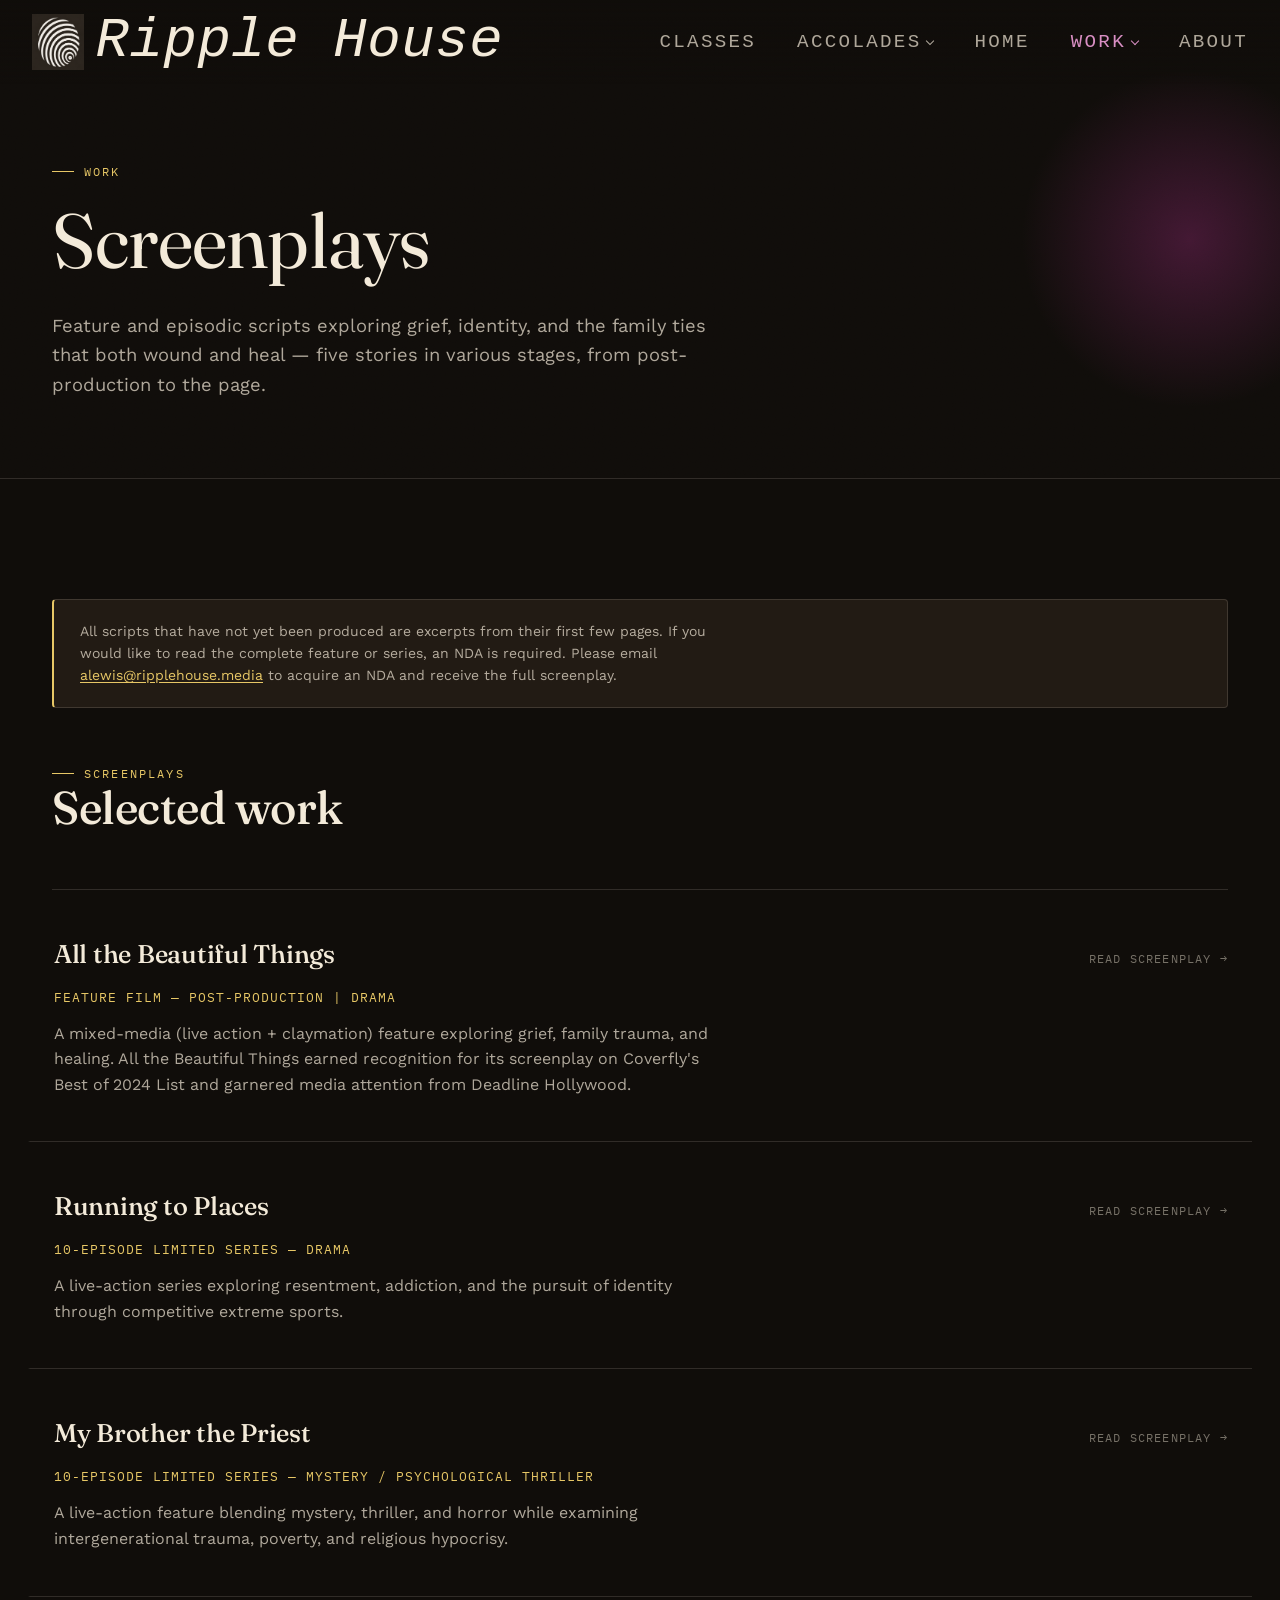
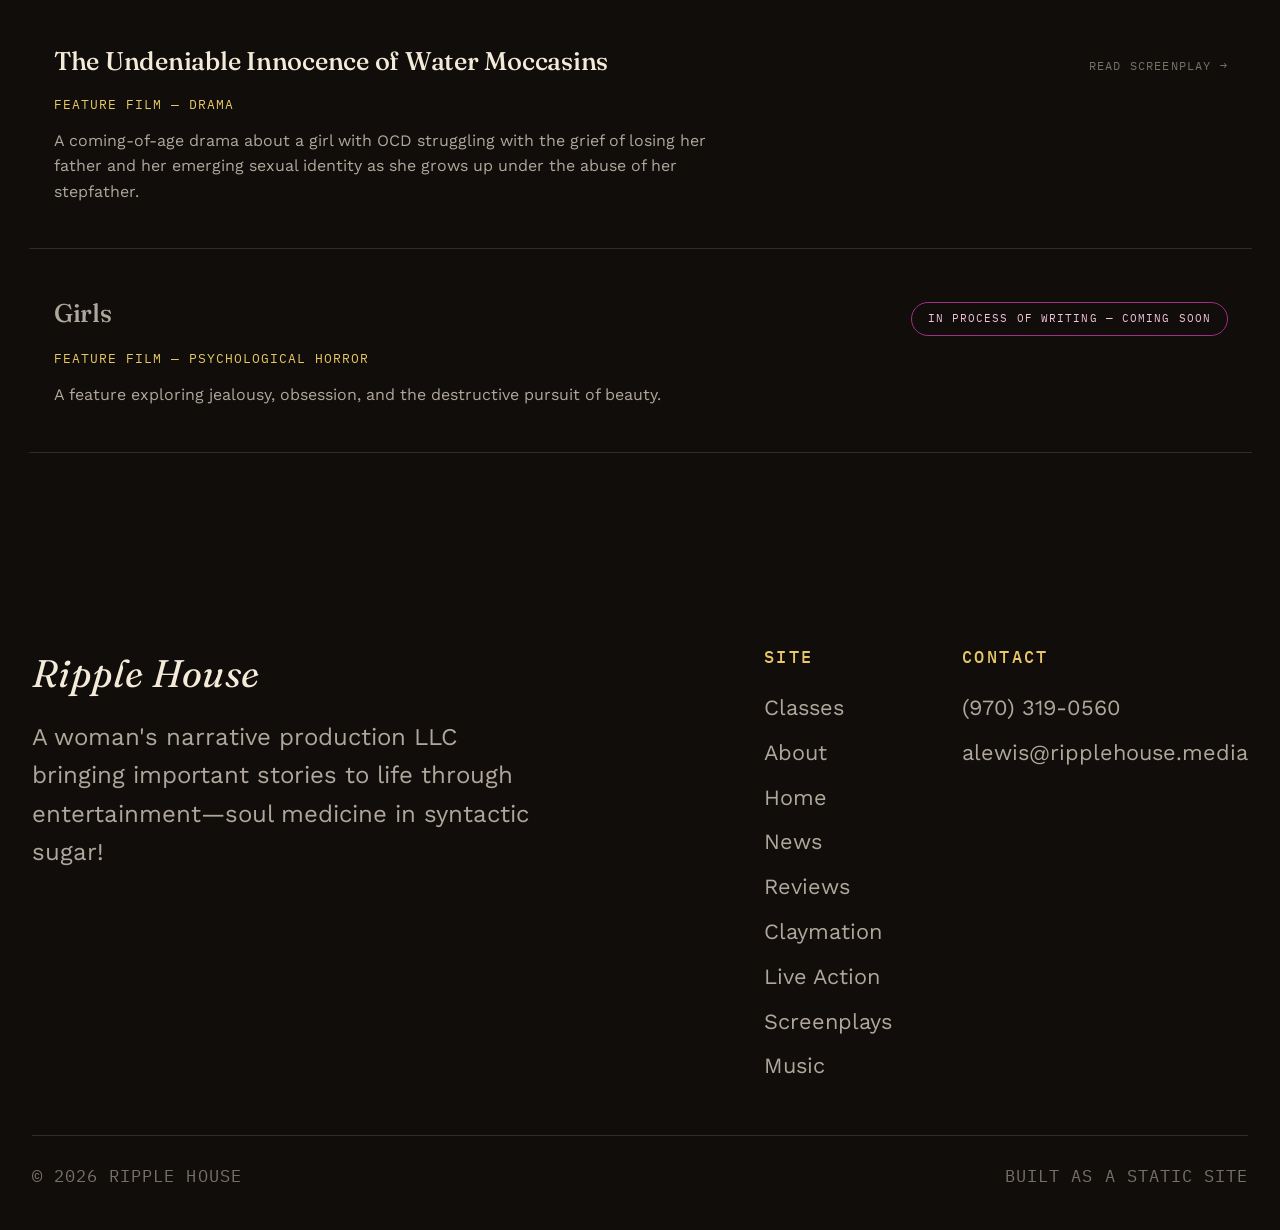
<file: screenplays.html>
<!DOCTYPE html>
<html lang="en">
<head>
<meta charset="UTF-8">
<meta name="viewport" content="width=device-width, initial-scale=1.0">
<title>Screenplays | Ripple House</title>
<meta name="description" content="Feature and episodic screenplays from Ripple House — All the Beautiful Things, Running to Places, My Brother the Priest, The Undeniable Innocence of Water Moccasins, and Girls.">
<link rel="preconnect" href="https://fonts.googleapis.com">
<!-- Favicon — cropped/downsized from the existing ripple-rings mark in
     media/logo.png (see .mission-glow/.mission-rings, the same motif used
     throughout the site), not a new graphic. -->
<link rel="icon" type="image/png" sizes="32x32" href="media/favicon-32.png">
<link rel="icon" type="image/png" sizes="16x16" href="media/favicon-16.png">
<link rel="apple-touch-icon" sizes="180x180" href="media/favicon-180.png">
<link rel="shortcut icon" href="media/favicon.ico">
<link rel="stylesheet" href="css/style.css">
</head>
<body>
<!-- No .intro-pending on this page's <body> — same as about.html, that
     class/timeline only applies to the homepage's freeze-frame hero. This
     page has no hero, so the nav is visible immediately, same as About. -->

<!-- ============================= NAV ============================= -->
<nav class="site-nav">
  <div class="container">
    <a href="index.html" class="brand-lockup">
      <img src="media/logo.png" alt="" class="brand-logo">
      <span class="brand">Ripple House</span>
    </a>
    <div class="nav-controls">
      <button class="nav-toggle" aria-label="Toggle menu" aria-expanded="false"><span></span></button>
      <ul class="nav-links">
        <li><a href="classes.html">Classes</a></li>
        <li class="has-submenu">
          <a class="nav-parent" role="button" tabindex="0" aria-haspopup="true">
            Accolades
            <span class="submenu-caret" aria-hidden="true"></span>
          </a>
          <ul class="submenu">
            <li><a href="news.html">In the News</a></li>
            <li><a href="reviews.html">Reviews</a></li>
          </ul>
        </li>
        <li><a href="index.html">Home</a></li>
        <li class="has-submenu">
          <a class="nav-parent" role="button" tabindex="0" aria-haspopup="true">
            Work
            <span class="submenu-caret" aria-hidden="true"></span>
          </a>
          <ul class="submenu">
            <li><a href="claymation.html">Claymation</a></li>
            <li><a href="live-action.html">Live Action</a></li>
            <li><a href="screenplays.html">Screenplays</a></li>
            <li><a href="music.html">Music</a></li>
          </ul>
        </li>
        <li><a href="about.html">About</a></li>
      </ul>
    </div>
  </div>
</nav>

<!-- ============================= PAGE HEADER =============================
     Reuses the shared .page-header pattern already defined in css/style.css
     for interior pages (eyebrow + h1 + lede, top padding pinned to clear
     the fixed nav) — see the "PAGE HEADER (interior pages)" block in
     style.css. The homepage's pink ripple motif — the exact
     .mission-glow / .mission-rings markup and @keyframes mission-ripple
     from the MISSION section on index.html — is reused verbatim here (same
     classes, same animation), just resized/repositioned via the
     .screenplays-header scoping rules in style.css so it fits this shorter
     section without ever reaching the screenplay list below. -->
<header class="page-header screenplays-header">
  <div class="mission-glow" aria-hidden="true"></div>
  <div class="mission-rings" aria-hidden="true">
    <span class="ring ring-1"></span>
    <span class="ring ring-2"></span>
    <span class="ring ring-3"></span>
  </div>
  <div class="grain" aria-hidden="true"></div>
  <div class="container page-header-inner">
    <span class="eyebrow">Work</span>
    <h1>Screenplays</h1>
    <p class="lede">Feature and episodic scripts exploring grief, identity, and the family ties that both wound and heal — five stories in various stages, from post-production to the page.</p>
  </div>
</header>

<!-- ============================= SCREENPLAY LIST =============================
     Same understated, bordered-row list vocabulary as the FAQ list / track
     list elsewhere on the site (see "Entry list" in style.css) rather than
     a new boxed "card" component. Each entry below with a PDF is wrapped in
     a single <a> covering the whole row — All the Beautiful Things, Running
     to Places, My Brother the Priest, and The Undeniable Innocence of Water
     Moccasins link to their existing PDFs in screenplay_excerpts/. Girls has
     no PDF yet, so it renders as a plain, non-interactive row with a
     "Coming Soon" badge instead of the "Read Screenplay" affordance — same
     row treatment as the others, just not clickable. All titles, project
     info lines, and synopses below are reproduced exactly as supplied. -->
<section class="section screenplay-section">
  <div class="container">
    <!-- NDA notice — a small standing informational strip (not the JS-toggled
         .form-msg used for contact-form feedback elsewhere), built from the
         same border/panel/accent-color vocabulary as the rest of the site.
         See "Page notice" in css/style.css. -->
    <div class="page-notice">
      <p>All scripts that have not yet been produced are excerpts from their first few pages. If you would like to read the complete feature or series, an NDA is required. Please email <a href="mailto:alewis@ripplehouse.media">alewis@ripplehouse.media</a> to acquire an NDA and receive the full screenplay.</p>
    </div>
    <div class="section-head">
      <span class="eyebrow">Screenplays</span>
      <h2>Selected work</h2>
    </div>
    <div class="screenplay-list reveal-on-scroll">

      <a class="screenplay-entry" href="screenplay_excerpts/atbt.pdf" target="_blank" rel="noopener">
        <div class="screenplay-entry-head">
          <h3 class="screenplay-title">All the Beautiful Things</h3>
          <span class="screenplay-read">Read Screenplay &rarr;</span>
        </div>
        <p class="screenplay-meta">Feature Film — Post-Production | Drama</p>
        <p>A mixed-media (live action + claymation) feature exploring grief, family trauma, and healing. All the Beautiful Things earned recognition for its screenplay on Coverfly's Best of 2024 List and garnered media attention from Deadline Hollywood.</p>
      </a>

      <a class="screenplay-entry" href="screenplay_excerpts/RTP.pdf" target="_blank" rel="noopener">
        <div class="screenplay-entry-head">
          <h3 class="screenplay-title">Running to Places</h3>
          <span class="screenplay-read">Read Screenplay &rarr;</span>
        </div>
        <p class="screenplay-meta">10-Episode Limited Series — Drama</p>
        <p>A live-action series exploring resentment, addiction, and the pursuit of identity through competitive extreme sports.</p>
      </a>

      <a class="screenplay-entry" href="screenplay_excerpts/priest.pdf" target="_blank" rel="noopener">
        <div class="screenplay-entry-head">
          <h3 class="screenplay-title">My Brother the Priest</h3>
          <span class="screenplay-read">Read Screenplay &rarr;</span>
        </div>
        <p class="screenplay-meta">10-Episode Limited Series — Mystery / Psychological Thriller</p>
        <p>A live-action feature blending mystery, thriller, and horror while examining intergenerational trauma, poverty, and religious hypocrisy.</p>
      </a>

      <a class="screenplay-entry" href="screenplay_excerpts/THTOC.pdf" target="_blank" rel="noopener">
        <div class="screenplay-entry-head">
          <h3 class="screenplay-title">The Undeniable Innocence of Water Moccasins</h3>
          <span class="screenplay-read">Read Screenplay &rarr;</span>
        </div>
        <p class="screenplay-meta">Feature Film — Drama</p>
        <p>A coming-of-age drama about a girl with OCD struggling with the grief of losing her father and her emerging sexual identity as she grows up under the abuse of her stepfather.</p>
      </a>

      <div class="screenplay-entry is-coming-soon" aria-disabled="true">
        <div class="screenplay-entry-head">
          <h3 class="screenplay-title">Girls</h3>
          <span class="screenplay-badge">In process of writing — Coming Soon</span>
        </div>
        <p class="screenplay-meta">Feature Film — Psychological Horror</p>
        <p>A feature exploring jealousy, obsession, and the destructive pursuit of beauty.</p>
      </div>

    </div>
  </div>
</section>

<!-- ============================= FOOTER ============================= -->
<footer class="site-footer">
  <div class="container">
    <div class="footer-top">
      <div class="footer-brand">
        <a href="index.html" class="brand">Ripple House</a>
        <p>A woman's narrative production LLC bringing important stories to life
          through entertainment—soul medicine in syntactic sugar!</p>
      </div>
      <div class="footer-cols">
        <div class="footer-col">
          <h4>Site</h4>
          <a href="classes.html">Classes</a>
          <a href="about.html">About</a>
          <a href="index.html">Home</a>
          <a href="news.html">News</a>
          <a href="reviews.html">Reviews</a>
          <a href="claymation.html">Claymation</a>
          <a href="live-action.html">Live Action</a>
          <a href="screenplays.html">Screenplays</a>
          <a href="music.html">Music</a>
        </div>
        <div class="footer-col">
          <h4>Contact</h4>
          <a href="tel:+19703190560">(970) 319-0560</a>
          <a href="mailto:alewis@ripplehouse.media">alewis@ripplehouse.media</a>
        </div>
      </div>
    </div>
    <div class="footer-bottom">
      <span>© 2026 Ripple House</span>
      <span>Built as a static site</span>
    </div>
  </div>
</footer>

<script src="js/main.js"></script>
</body>
</html>
</file>
<file: css/style.css>
/* ==========================================================================
   RIPPLE HOUSE — a placeholder studio brand for this clone.
   Swap the name, palette values, and copy for your own site.
   ========================================================================== */

@import url('https://fonts.googleapis.com/css2?family=Fraunces:ital,opsz,wght@0,9..144,300;0,9..144,400;0,9..144,600;1,9..144,400;1,9..144,500&family=Work+Sans:wght@300;400;500;600&family=IBM+Plex+Mono:wght@400;500&display=swap');

:root{
  /* ---- color ---- */
  --ink:        #100D0A;   /* warm near-black, like a closed reel canister */
  --ink-soft:   #1A1510;
  --panel:      #221B14;
  --panel-2:    #2A221A;
  --parchment:  #F3EAD9;   /* aged paper */
  --parchment-70: rgba(243,234,217,.7);
  --parchment-45: rgba(243,234,217,.45);
  --brass:      #C9A02A;   /* instrument brass */
  --brass-light:#E7C766;
  --rust:       #B65B3D;   /* VU-meter red-orange, used sparingly */
  --fog:        #93A0A8;   /* muted atmosphere blue-grey */
  --rose:       #D98FC4;   /* dusty rose/blush — the MISSION section's accent, echoing the pink reference material without breaking from the warm brass/rust palette */
  --rose-light: #F0C3DE;
  --rose-ring:  #A42D82;   /* same hue as --rose, just darker/more saturated — used only for the ripple-rings motif so it reads clearly against the panel background */
  --line:       rgba(243,234,217,.14);
  --line-strong:rgba(243,234,217,.28);

  /* ---- type ---- */
  --font-display: 'Fraunces', Georgia, serif;
  --font-body: 'Work Sans', -apple-system, Segoe UI, sans-serif;
  --font-mono: 'IBM Plex Mono', ui-monospace, monospace;
  /* classic screenplay/typewriter feel — used ONLY on the "Ripple House"
     wordmark, the nav menu, and the "entertainment powering empathy"
     caption; --font-mono (IBM Plex Mono) above is untouched and still
     used everywhere else on the site (footer, tape counter, track list,
     contact drawer, etc). */
  --font-typewriter: Courier, "Courier New", monospace;

  /* ---- misc ---- */
  --nav-h: 84px;
  --ease: cubic-bezier(.22,.7,.2,1);
}

*,*::before,*::after{ box-sizing: border-box; }
html{ scroll-behavior: smooth; }
html,body{ margin:0; padding:0; }

body{
  background: var(--ink);
  color: var(--parchment);
  font-family: var(--font-body);
  font-weight: 400;
  line-height: 1.6;
  -webkit-font-smoothing: antialiased;
  overflow-x: hidden;
}

img{ max-width:100%; display:block; }
a{ color: inherit; text-decoration: none; }
ul{ margin:0; padding:0; list-style:none; }
button{ font-family: inherit; cursor:pointer; }
input,textarea{ font-family: inherit; }

::selection{ background: var(--brass); color: var(--ink); }

.container{
  width: 100%;
  max-width: 1240px;
  margin: 0 auto;
  padding: 0 32px;
}

@media (max-width: 640px){
  .container{ padding: 0 20px; }
}

/* ---- film-grain overlay, used on hero/dark sections ---- */
.grain{
  pointer-events: none;
  position: absolute;
  inset: 0;
  opacity: .06;
  mix-blend-mode: overlay;
  background-image: url("data:image/svg+xml,%3Csvg xmlns='http://www.w3.org/2000/svg' width='120' height='120'%3E%3Cfilter id='n'%3E%3CfeTurbulence type='fractalNoise' baseFrequency='.85' numOctaves='2' stitchTiles='stitch'/%3E%3C/filter%3E%3Crect width='100%25' height='100%25' filter='url(%23n)'/%3E%3C/svg%3E");
}

.eyebrow{
  font-family: var(--font-mono);
  font-size: 12px;
  letter-spacing: .18em;
  text-transform: uppercase;
  color: var(--brass-light);
  display: inline-flex;
  align-items: center;
  gap: 10px;
}
.eyebrow::before{
  content: "";
  width: 22px; height: 1px;
  background: var(--brass-light);
  display:inline-block;
}

h1,h2,h3,h4{
  font-family: var(--font-display);
  font-weight: 500;
  color: var(--parchment);
  margin: 0 0 .4em;
  letter-spacing: -.01em;
}
h1{ font-size: clamp(2.6rem, 6vw, 5rem); line-height: 1.03; font-weight: 400; }
h2{ font-size: clamp(1.9rem, 3.6vw, 3rem); line-height: 1.08; }
h3{ font-size: clamp(1.3rem, 2vw, 1.7rem); }

p{ color: var(--parchment-70); margin: 0 0 1em; }
p.lede{ font-size: 1.15rem; color: var(--parchment-70); max-width: 60ch; }

.btn{
  display: inline-flex;
  align-items: center;
  gap: 10px;
  font-family: var(--font-mono);
  font-size: 13px;
  letter-spacing: .1em;
  text-transform: uppercase;
  padding: 15px 26px;
  border: 1px solid var(--line-strong);
  border-radius: 999px;
  color: var(--parchment);
  background: transparent;
  transition: all .35s var(--ease);
  white-space: nowrap;
}
.btn:hover{ border-color: var(--brass-light); color: var(--brass-light); }
.btn.btn-solid{
  background: var(--brass);
  border-color: var(--brass);
  color: var(--ink);
}
.btn.btn-solid:hover{ background: var(--brass-light); border-color: var(--brass-light); color: var(--ink); }
.btn svg{ width: 14px; height: 14px; }

/* ==========================================================================
   NAV
   ========================================================================== */
.site-nav{
  position: fixed;
  top: 0; left: 0; right: 0;
  z-index: 500;
  height: var(--nav-h);
  display:flex; align-items:center;
  background: linear-gradient(to bottom, rgba(16,13,10,.85), rgba(16,13,10,0));
  transition: background .4s var(--ease);
  /* No border-bottom here (not even a "transparent" one) — a declared
     border, regardless of its color, gets its own edge/anti-aliasing pass
     where it meets this semi-transparent gradient background, which was
     rendering as a persistent hairline seam along the bar's bottom edge
     (visible once the bar had settled/faded in, even without scrolling).
     Omitting the border property altogether removes that seam outright,
     without altering the bar's height, background, blur, or timing. */
}
.site-nav.is-scrolled{
  background: rgba(16,13,10,.92);
  backdrop-filter: blur(10px);
}
.site-nav .container{
  display:flex; align-items:center; justify-content:space-between;
  /* Override the shared .container's 1240px reading-width cap (used
     elsewhere for footer/section content) — the nav must hug the TRUE
     viewport edges, independent of the cinematography reel's width/position,
     with equal margins from the left and right edges of the screen at any
     window size. Leaves the inherited "padding: 0 32px" as that margin. */
  max-width: none;
}
.brand{
  font-family: var(--font-display);
  font-style: italic;
  font-size: 1.35rem;
  color: var(--parchment);
  letter-spacing: .01em;
}
/* scoped to the nav specifically (not .footer-brand's .brand) — sized up to
   match the reference screenshot's proportions for the wordmark. Courier
   (--font-typewriter) for the classic screenplay feel. Sizes are 1.5x the
   prior clamp(1.7rem, 2.9vw, 2.45rem). */
.site-nav .brand{
  font-family: var(--font-typewriter);
  font-size: clamp(2.55rem, 4.35vw, 3.675rem);
}
.brand span{ color: var(--brass-light); font-style: normal; }

/* Logo + "Ripple House" lockup, upper-left of the nav. Same viewport-edge
   positioning/margin as before — this just groups the logo and the
   existing .brand text inside the link that used to just be the text.
   Vertically centers the two against each other; sizing keeps the logo
   proportionate to (not larger than) the wordmark's own font-size. Its
   entrance timing (transition + body.intro-pending gate) lives with the
   rest of the INTRO rules further down, right next to .site-nav .brand's —
   intentionally identical values, so the two move together exactly. */
.brand-lockup{
  display: flex;
  align-items: center;
  gap: 12px;
}
.brand-logo{
  /* matches .site-nav .brand's font-size 1:1, so the mark scales in step
     with the wordmark at every viewport width instead of just at one
     breakpoint */
  height: clamp(2.55rem, 4.35vw, 3.675rem);
  width: auto; /* native aspect ratio preserved — never stretched/squashed */
  flex: none;
}

/* wraps the toggle + links as one unit so the intro's slide-in-from-right
   animation (see the INTRO rules) can move them together */
.nav-controls{
  display:flex; align-items:center;
}

.nav-links{
  display:flex; align-items:center; gap: clamp(28px, 3.2vw, 48px);
}
.nav-links a{
  font-family: var(--font-typewriter);
  /* sized up (from a flat 12.5px) to match the reference screenshot's
     proportions for the nav — scales with the viewport like the brand does.
     Nudged a touch larger than the IBM Plex Mono value below it used to be —
     Courier's x-height reads a little lighter/smaller at the same size — to
     keep the menu balanced against the "Ripple House" wordmark. */
  font-size: clamp(14px, 1.5vw, 22px);
  letter-spacing: .12em;
  text-transform: uppercase;
  color: var(--parchment-70);
  position: relative;
  padding: 6px 0;
}
.nav-links a:hover{ color: var(--parchment); }
.nav-links a.is-active{ color: var(--brass-light); }
.nav-links a.nav-cta{
  color: var(--ink);
  background: var(--brass);
  padding: 10px 18px;
  border-radius: 999px;
}
.nav-links a.nav-cta:hover{ background: var(--brass-light); color: var(--ink); }

/* "Work" dropdown — hover on desktop (also :focus-within for keyboard users),
   always-expanded inline on mobile (see the 860px media query below) */
.has-submenu{ position: relative; }
.nav-parent{
  display: inline-flex;
  align-items: center;
  gap: 6px;
}
.submenu-caret{
  width: 6px; height: 6px;
  flex: none;
  border-right: 1px solid currentColor;
  border-bottom: 1px solid currentColor;
  transform: rotate(45deg);
  margin-top: -3px;
  transition: transform .25s var(--ease);
}
.has-submenu:hover .submenu-caret,
.has-submenu:focus-within .submenu-caret{
  transform: rotate(225deg);
}
.submenu{
  position: absolute;
  top: 100%; right: 0;
  z-index: 10;
  min-width: 200px;
  padding: 10px 0;
  display: flex;
  flex-direction: column;
  background: var(--ink-soft);
  border: 1px solid var(--line-strong);
  border-radius: 8px;
  box-shadow: 0 24px 48px -20px rgba(0,0,0,.7);
  opacity: 0;
  transform: translateY(6px);
  pointer-events: none;
  transition: opacity .25s var(--ease), transform .25s var(--ease);
}
.submenu a{
  display: block;
  padding: 10px 20px;
  white-space: nowrap;
}
.submenu a:hover{ background: var(--panel); color: var(--parchment); }
.has-submenu:hover .submenu,
.has-submenu:focus-within .submenu{
  opacity: 1;
  transform: translateY(0);
  pointer-events: auto;
}

/* ACTIVE STATE — Work/Accolades: reuses two colors that already carry this
   exact meaning elsewhere on the site, rather than introducing anything new.
   The submenu item matching the current page already turns
   var(--brass-light) via the generic ".nav-links a.is-active" rule above —
   is-active is added by the "Active nav link" logic in main.js to every
   .nav-links link whose href matches the current page, submenu links
   included — so nothing new was needed for that half.
   What IS added here is the parent ("Work"/"Accolades") turning
   var(--rose) — the same pink already used as a text color elsewhere (see
   .mission-heading) — whenever one of its OWN submenu links carries
   .is-active. :has() is what makes this automatic for both dropdowns off
   one rule, with no per-page hardcoding and no JS changes. This selector's
   specificity is intentionally high enough to also beat the plain
   ".nav-links a:hover" rule, so the pink persists through hover — matching
   how .is-active already outlasts hover on the top-level links above. */
.has-submenu:has(> .submenu a.is-active) > .nav-parent{
  color: var(--rose);
}

.nav-toggle{
  display:none;
  width: 40px; height: 40px;
  border: 1px solid var(--line-strong);
  border-radius: 50%;
  background: transparent;
  position: relative;
}
.nav-toggle span, .nav-toggle span::before, .nav-toggle span::after{
  content:"";
  position:absolute;
  left: 10px; right: 10px;
  height: 1px;
  background: var(--parchment);
  transition: transform .3s var(--ease), opacity .3s var(--ease);
}
.nav-toggle span{ top: 19px; }
.nav-toggle span::before{ top: -6px; }
.nav-toggle span::after{ top: 6px; }
.nav-toggle.is-open span{ background: transparent; }
.nav-toggle.is-open span::before{ transform: translateY(6px) rotate(45deg); }
.nav-toggle.is-open span::after{ transform: translateY(-6px) rotate(-45deg); }

@media (max-width: 860px){
  .nav-links{
    position: fixed;
    top: var(--nav-h); left: 0; right: 0; bottom: 0;
    background: var(--ink);
    flex-direction: column;
    justify-content: center;
    gap: 30px;
    transform: translateY(-8px);
    opacity: 0;
    pointer-events: none;
    transition: opacity .3s var(--ease), transform .3s var(--ease);
  }
  .nav-links.is-open{ opacity:1; transform: translateY(0); pointer-events:auto; }
  .nav-links a{ font-size: 15px; }
  .nav-toggle{ display:block; }
  /* no hover on touch — the submenu is just always expanded under "Work" */
  .submenu{
    position: static;
    align-items: center;
    margin-top: 14px;
    padding: 0;
    gap: 14px;
    background: transparent;
    border: 0;
    border-radius: 0;
    box-shadow: none;
    opacity: 1;
    transform: none;
    pointer-events: auto;
  }
  .submenu a{ padding: 0; font-size: 13px; color: var(--parchment-45); }
  .submenu-caret{ display: none; }
}

/* ==========================================================================
   NAV — iPhone/mobile-only refinements (≤640px)
   The 860px block above builds the shared tablet+phone hamburger nav
   (fixed full-screen menu, always-expanded submenus) — everything here is
   scoped one breakpoint narrower and only touches the nav, so nothing
   above 640px (including tablet-portrait, e.g. iPad at 768px) is affected
   by any rule in this block; that range keeps exactly the appearance
   defined above untouched.
   Two things read poorly at true phone widths specifically:
   1) The wordmark's own clamp() (".site-nav .brand", near the top of the
      NAV rules) has a 2.55rem floor that 4.35vw drops below well above
      640px, so on an iPhone it renders at a fixed ~41px no matter how
      narrow the screen gets, crowding the toggle button instead of
      scaling down with it. This gives phones their own clamp with a
      lower floor; the logo mirrors it 1:1 exactly as it already does at
      every other size (see .brand-logo's own comment above).
   2) The Work/Accolades parent label currently inherits the exact same
      15px/--parchment-70 styling as a real link (only .submenu a gets an
      explicit dimmed/smaller treatment in the 860px block), so the one
      non-navigating item in the list is visually the MOST prominent —
      backwards from its role, and part of why the grouping reads as a
      flat, ambiguous list rather than a heading with items under it.
      This adds a hairline top rule to visually separate each parent+
      children cluster from the plain links around it, and demotes the
      parent label to a small, quiet heading (reusing the existing
      --parchment-45 tone already used for secondary text elsewhere) while
      giving its children the more prominent, readable treatment that
      matches their being the actual destinations. Colors/fonts are all
      existing site values — nothing new is introduced. The higher-
      specificity ACTIVE STATE rule above (.has-submenu:has(...) .nav-parent)
      still wins over this default color whenever a child is the active
      page, so that pink highlighting is unaffected. */
@media (max-width: 640px){
  .site-nav .brand{ font-size: clamp(1.3rem, 6.5vw, 1.85rem); }
  .brand-logo{ height: clamp(1.3rem, 6.5vw, 1.85rem); }
  .brand-lockup{ gap: 8px; }

  .has-submenu{
    display: flex;
    flex-direction: column;
    align-items: center;
    width: 100%;
    gap: 14px;
    padding-top: 18px;
    border-top: 1px solid var(--line);
  }
  .nav-links a.nav-parent{
    font-size: 11px;
    letter-spacing: .16em;
    color: var(--parchment-45);
    cursor: default;
  }
  .nav-links a.nav-parent:hover{ color: var(--parchment-45); }
  .submenu{ margin-top: 0; gap: 16px; }
  .submenu a{ font-size: 14px; color: var(--parchment-70); }
}

/* tape-counter scroll readout — signature element */
.tape-counter{
  position: fixed;
  right: 22px;
  bottom: 22px;
  z-index: 400;
  font-family: var(--font-mono);
  font-size: 11px;
  letter-spacing: .1em;
  color: var(--parchment-45);
  display: flex;
  align-items: center;
  gap: 10px;
  pointer-events: none;
  mix-blend-mode: difference;
}
.tape-counter .dot{
  width: 6px; height: 6px; border-radius: 50%;
  background: var(--rust);
  box-shadow: 0 0 8px var(--rust);
}
@media (max-width: 640px){ .tape-counter{ display:none; } }

/* ==========================================================================
   HERO — full-bleed background reel, centered 70%-width overlay video,
   caption + awards/logo scroller in the space below it.
   ========================================================================== */
.hero{
  position: relative;
  height: 100vh;
  min-height: 560px;
  display:flex;
  flex-direction: column;
  overflow: hidden;
  background: var(--ink);
}

/* full-bleed autoplaying/muted background reel — fades in from black over .5s,
   freezes on its last frame once it finishes, then dims by exactly 20%
   brightness over exactly 2.5s, in lockstep with the "Ripple House" entrance
   (see js/main.js beginEntrance() and the .site-nav .brand rule below). */
.hero-bg-video{
  position: absolute;
  inset: 0;
  overflow: hidden;
  z-index: 0;
  opacity: 0;
  filter: brightness(1);
  transition: opacity .5s ease, filter 2.5s ease;
}
.hero-bg-video.is-ready{ opacity: 1; }
.hero-bg-video.is-dimmed{ filter: brightness(.8); }
.hero-bg-video video{
  position: absolute;
  inset: 0;
  width: 100%;
  height: 100%;
  object-fit: cover;
  border: 0;
  pointer-events: none;
}
.hero-scrim{
  position: absolute; inset: 0; z-index: 1;
  background:
    linear-gradient(to bottom, rgba(16,13,10,.55) 0%, rgba(16,13,10,.25) 40%, rgba(16,13,10,.65) 100%);
}
.hero .grain{ z-index: 1; }

/* speaker glyph — a speaker cone that always shows, plus two toggled overlay
   groups: an "X" (muted, the default — video autoplays muted) and sound-wave
   arcs (shown once unmuted via .is-on, toggled by js/main.js). Used by the
   overlay's mute button (the hero background itself has no controls at all —
   it plays permanently muted). */
.mute-icon{
  width: 22px; height: 22px; flex: none;
}
.mute-icon-muted,
.mute-icon-on{
  transition: opacity .15s ease;
}
.mute-icon-on{ opacity: 0; }
.mute-icon.is-on .mute-icon-muted{ opacity: 0; }
.mute-icon.is-on .mute-icon-on{ opacity: 1; }

.hero-inner{
  position: relative;
  z-index: 2;
  flex: 1;
  display: flex;
  flex-direction: column;
  align-items: center;
  justify-content: center;
  padding: calc(var(--nav-h) + 20px) 24px 40px;
}
.hero-overlay{
  /* sized to match the reference screenshot's proportions: the overlay clip
     reads at roughly 70% of the window's width there, and is allowed to grow
     much larger on wide screens than the old 1100px cap permitted. */
  width: 70vw;
  min-width: 320px;
  max-width: 1600px;
  display: flex;
  flex-direction: column;
  align-items: center;
  /* Just the video-frame lives here now — the caption and the awards/logo
     scroller moved to .hero-below-reel (a sibling, below), so they can be
     vertically centered in the space below the reel instead of stacked
     directly under it. js/main.js still adds .is-visible here at t=1.000s
     so the rule below can key off it. */
}
/* the overlay is autoplaying/decorative (no user controls, no title) — block
   pointer events so hovering it can never trigger any browser video chrome */
.hero-overlay .video-frame iframe,
.hero-overlay .video-frame video{ pointer-events: none; }
/* media/cinematography_reel_web.mp4's native frame is 1920x804 (~2.39:1,
   a wide "scope" ratio) — well outside the base .video-frame's 16:9 box
   below. Overriding both the container's aspect-ratio (to the clip's exact
   native ratio, so the box itself is the right shape) and the video's
   object-fit (cover -> contain, as a second safeguard) means the complete
   frame is always visible, undistorted, with no top/bottom/left/right
   cropping. At the overlay's existing width this naturally renders shorter
   and proportionally wider than the old 16:9 box did — exactly the "shorter
   + wider, same undistorted frame" the reel now needs — while staying
   centered in .hero-overlay exactly as before.
   Also: no frame/outline around the overlay video — just the raw clip.
   Hidden until t=1.000s in js/main.js beginEntrance() (deliberately
   overlapping the tail of the brand/dim/nav animation), then fades in
   over exactly 1s on its own. */
.hero-overlay .video-frame{
  aspect-ratio: 1920 / 804;
  border: 0;
  border-radius: 0;
  box-shadow: none;
  background: transparent;
  opacity: 0;
  transition: opacity 1s ease;
}
.hero-overlay .video-frame video{
  object-fit: contain;
}
.hero-overlay.is-visible .video-frame{
  opacity: 1;
}
.hero-overlay .video-frame::before{ display: none; }

/* manual unmute button on the overlay video (it plays muted by default) —
   sized up and given more contrast so it reads clearly as a control, while
   staying anchored to the video's own lower-right corner (.video-frame is
   the positioning parent, not the viewport) */
.overlay-mute-toggle{
  position: absolute;
  bottom: 16px; right: 16px;
  z-index: 5;
  width: 52px; height: 52px;
  display: flex; align-items:center; justify-content:center;
  background: rgba(16,13,10,.68);
  border: 1px solid var(--line-strong);
  border-radius: 50%;
  color: var(--parchment);
  backdrop-filter: blur(6px);
  box-shadow: 0 6px 20px -6px rgba(0,0,0,.6);
  opacity: 0;
  pointer-events: none;
  transition: opacity .3s ease, border-color .3s ease, color .3s ease, background .3s ease;
}
.hero-overlay.is-visible .overlay-mute-toggle{ opacity: 1; pointer-events: auto; }
.overlay-mute-toggle:hover{ border-color: var(--brass-light); color: var(--brass-light); }

/* "Entertainment Powering Empathy" caption — no fade of its own; it's
   revealed by the typewriter effect itself (js/main.js typewriter()),
   which starts at t=2.125s (.125s after the video above finishes fading
   in). .is-typing is added the instant typing starts, so the caption + its
   cursor appear together right as the first character is typed. */
.hero-link{
  /* stacks in front of .awards-band — see the AWARDS / LOGO SCROLLER rules
     below, where this now lives alongside the scroller inside
     .hero-below-reel */
  position: relative;
  z-index: 2;
  font-family: var(--font-typewriter);
  font-style: italic;
  /* sized up to match the reference screenshot's proportions for the caption
     under the overlay video. Sizes are 1.5x the prior
     clamp(1.05rem, 2vw, 1.7rem). */
  font-size: clamp(1.575rem, 3vw, 2.55rem);
  color: var(--parchment);
  border-bottom: 1px solid var(--line-strong);
  padding-bottom: 4px;
  text-align: center;
  /* keeps the caption legible over the dimmed but still-busy scrolling
     images behind it (.awards-band) — a soft, dark, cinematic shadow
     rather than a hard/graphic one, so it still reads as part of the same
     clean aesthetic. Inherits down to .typed-text/.typed-cursor too.
     2x as strong as the prior 0 2px 10px rgba(16,13,10,.7), 0 1px 3px
     rgba(16,13,10,.9) — offsets and blur radii doubled, and opacity
     doubled up to its 1.0 ceiling (both layers were already close to
     opaque, so the extra spread/reach is what reads as "stronger" here). */
  text-shadow: 0 4px 20px rgba(16,13,10,1), 0 2px 6px rgba(16,13,10,1);
  opacity: 0;
  pointer-events: none;
}
.hero-link.is-typing{
  opacity: 1;
  pointer-events: auto;
}
.hero-link:hover{ color: var(--brass-light); border-color: var(--brass-light); }

/* blinking typewriter cursor — becomes visible + starts blinking the instant
   typing begins, and keeps blinking indefinitely (including after typing
   finishes) since nothing ever removes .is-visible or stops the animation. */
.typed-cursor{
  display: inline-block;
  width: 2px;
  height: 1em;
  margin-left: 2px;
  vertical-align: -0.15em;
  background: currentColor;
  opacity: 0;
}
.typed-cursor.is-visible{
  opacity: 1;
  animation: typed-blink 1s step-end infinite;
}
@keyframes typed-blink{
  50%{ opacity: 0; }
}

.video-frame{
  position: relative;
  width: 100%;
  aspect-ratio: 16/9;
  border: 1px solid var(--line-strong);
  border-radius: 4px;
  overflow: hidden;
  background: var(--panel);
  box-shadow: 0 40px 80px -30px rgba(0,0,0,.7);
}
.video-frame::before{
  content: "";
  position:absolute; inset:0;
  border: 10px solid var(--ink);
  z-index: 3;
  pointer-events:none;
  opacity: .4;
}
.video-frame iframe{
  position:absolute; inset:0; width:100%; height:100%; border:0;
}
.video-frame video{
  position:absolute; inset:0; width:100%; height:100%; border:0; object-fit:cover;
}
.video-frame .frame-tag{
  position:absolute; top: 14px; left: 14px; z-index:4;
  font-family: var(--font-mono);
  font-size: 10.5px;
  letter-spacing: .12em;
  text-transform: uppercase;
  color: var(--parchment);
  background: rgba(16,13,10,.6);
  padding: 5px 9px;
  border: 1px solid var(--line);
  border-radius: 999px;
}
.video-frame .frame-tag .dot{
  width:6px; height:6px; border-radius:50%;
  background: var(--rust); display:inline-block; margin-right:6px;
  box-shadow: 0 0 6px var(--rust);
}

@media (max-width: 900px){
  .hero-overlay{ width: 82vw; }
}
@media (max-width: 640px){
  .hero-overlay{ width: 92vw; }
}

/* ==========================================================================
   INTRO: while body carries .intro-pending (see index.html + js/main.js),
   the ONLY visible thing on the page is the full-bleed background reel, at
   its normal brightness — nav bar, brand, tape counter, scrim and grain all
   stay invisible and non-interactive, and the reel is never
   dimmed. The navigation menu (.nav-controls) is gated by .intro-pending
   like the rest of the chrome, but keeps its own 2.5s duration so it stays
   in lockstep with the brand (see below).

   The background reel freezing on its last frame is the ONLY trigger for
   what happens next (js/main.js beginEntrance(), called the instant it
   pauses — this is t=0.000s below). .intro-pending is removed at that exact
   moment. The precise, requested part of the timeline is:
     t=0.000s  "Ripple House" AND the navigation menu (see .nav-controls
               below) start fading in together + the background starts
               dimming by 20% — all three run for EXACTLY 2.5s, starting and
               ending together at t=2.500s.
     t=1.000s  (1.5s before the brand/nav/dim above finish — the overlap is
               intentional) the overlay video (see .hero-overlay/.video-frame
               above) starts fading in, over exactly 1s, finishing at
               t=2.000s; the typewriter caption then starts at t=2.125s
               (see js/main.js).
   The tape counter, scrim and grain are triggered at that same t=0.000s
   moment (removing .intro-pending) but keep their original, less strict
   1.2s fade — only the brand and the nav menu were tightened to the exact
   durations this sequence requires. (The awards/logo scroller behind the
   caption has its own separate, later t=2.125s trigger — see the AWARDS /
   LOGO SCROLLER rules below.)
   ========================================================================== */
.site-nav,
.tape-counter,
.hero-scrim,
.hero .grain{
  transition: opacity 1.2s ease;
}
/* brand ("Ripple House") fades in in place (no slide) over exactly 2.5s,
   in lockstep with the background dim and the nav menu below */
.site-nav .brand{
  transition: opacity 2.5s ease;
}
/* logo rides the exact same transition as the brand text above — identical
   duration/easing/gating, no independent timing — so the lockup fades in
   as one visual unit */
.brand-logo{
  transition: opacity 2.5s ease;
}
/* nav links + mobile menu toggle slide in from the right, as one unit —
   same 2.5s duration/rate as the brand above, both gated by .intro-pending
   and starting at the same t=0.000s, so they finish together at t=2.500s */
.nav-controls{
  transition: opacity 2.5s ease, transform 2.5s ease;
}
body.intro-pending .site-nav,
body.intro-pending .tape-counter,
body.intro-pending .hero-scrim,
body.intro-pending .hero .grain{
  opacity: 0;
  pointer-events: none;
}
body.intro-pending .site-nav .brand{
  opacity: 0;
}
body.intro-pending .brand-logo{
  opacity: 0;
}
body.intro-pending .nav-controls{
  opacity: 0;
  transform: translateX(36px);
  pointer-events: none;
}

/* SKIP: a repeat Home visit within the same site session (see the inline
   <script> + sessionStorage in index.html, and skipIntro in js/main.js)
   lands with body.intro-skip instead of body.intro-pending from before
   first paint, so none of the opacity/transform rules above ever apply —
   the chrome is simply already visible. The one thing that DOES still
   happen post-paint on a skip visit is js/main.js adding is-ready/
   is-dimmed to the background reel and is-visible to the overlay
   video-frame/mute button (beginEntrance() runs the same class changes on
   every visit) — this block just collapses those specific transitions to
   0s so that "already visible" reads as instant rather than as a replay
   of the fade/dim entrance, which is exactly what's being skipped. Every
   transition property/value pair stays exactly as declared above/near
   .hero-overlay .video-frame and .overlay-mute-toggle — only the duration
   is overridden, and only while .intro-skip is present. */
body.intro-skip .hero-bg-video,
body.intro-skip .hero-overlay .video-frame,
body.intro-skip .overlay-mute-toggle,
body.intro-skip .site-nav,
body.intro-skip .tape-counter,
body.intro-skip .hero-scrim,
body.intro-skip .hero .grain,
body.intro-skip .site-nav .brand,
body.intro-skip .brand-logo,
body.intro-skip .nav-controls{
  transition-duration: 0s;
}

/* ==========================================================================
   BELOW THE REEL — caption + awards/logo scroller, vertically centered in
   the space between the bottom of .video-frame and the bottom of the
   viewport. .hero-below-reel spans the full viewport width (it's an
   absolutely-positioned child of .hero-inner, so its own left/right:0 reach
   the padding edge of .hero-inner regardless of .hero-inner's own padding —
   i.e. true viewport width, not the ~70vw video column) and the full
   remaining height (top is set in px by js/main.js positionBelowReel(),
   which measures .video-frame's actual rendered bottom edge — recalculated
   on load and on resize, since that edge shifts with the reel's responsive
   aspect-ratio-driven size — bottom:0 is simply the bottom of .hero, which
   is exactly 100vh, i.e. the viewport's bottom edge). Flex centering inside
   this box is what puts both the caption and the scroller at the exact
   midpoint of that space, both horizontally and vertically.
   ========================================================================== */
.hero-below-reel{
  position: absolute;
  left: 0; right: 0; bottom: 0;
  /* top: set inline, in px, by js/main.js */
  z-index: 2;
  display: flex;
  align-items: center;
  justify-content: center;
  pointer-events: none; /* the scroller is decorative; only the caption link below re-enables it */
}

/* AWARDS / LOGO SCROLLER — six press/award marks, dimmed and continuously
   scrolling right-to-left behind the caption. Not visible/scrolling at all
   until js/main.js adds .is-scrolling (at t=2.125s, the exact same instant
   the typewriter above starts) — see startAwardsScroll(). */
.awards-band{
  position: absolute;
  inset: 0;
  overflow: hidden;
  z-index: 1;
  display: flex;
  align-items: center;
  pointer-events: none;
}
.awards-enter{
  /* idle/default position: fully past the right edge of the viewport, so
     nothing is visible before .is-scrolling is added. animation-fill-mode
     keeps it here (0% of the keyframes below) until triggered.
     animation-duration is set inline, in px/s-derived seconds, by
     js/main.js startAwardsScroll() — see that function for why: it has to
     be computed per viewport width to hold a truly constant px/s speed
     (100vw is a different pixel distance at every width, and a fixed
     CSS duration can't compensate for that on its own). */
  transform: translateX(100vw);
}
.is-scrolling .awards-enter{
  animation-name: awards-enter-slide;
  animation-timing-function: linear;
  animation-fill-mode: forwards;
}
@keyframes awards-enter-slide{
  from{ transform: translateX(100vw); }
  to{ transform: translateX(0); }
}
.awards-track{
  display: flex;
  align-items: center;
  width: max-content;
  /* no gap here — the trailing gap that belongs between the two .awards-set
     copies lives INSIDE each set instead (its padding-right, below), so
     both halves of the track are pixel-for-pixel identical widths and
     translateX(-50%) below lands exactly on the seam between them */
  filter: brightness(.55); /* uniform 45% dim (55% brightness) on the whole
     strip at once — a filter, not opacity, so the logos' own colors stay
     true rather than washing out against whatever's behind them */
}
/* animation-duration AND animation-delay are set inline by js/main.js too:
   duration so the loop moves at the exact same px/s speed as the entrance
   above (both are derived from the same fixed speed constant); delay so
   the loop sits still — at its own translateX(0) resting state, which is
   exactly where .awards-enter's slide leaves it — for precisely as long as
   the entrance takes, then picks up the instant it ends. That hand-off is
   what keeps this to ONE constant speed the whole time: only one of the
   two transforms is ever actually moving at once, so their speeds are
   never added together (which is what caused the old "fast entrance, slow
   settle" effect this replaces). */
.is-scrolling .awards-track{
  animation-name: awards-scroll;
  animation-timing-function: linear;
  animation-iteration-count: infinite;
}
@keyframes awards-scroll{
  from{ transform: translateX(0); }
  to{ transform: translateX(-50%); } /* exactly one (duplicated) set's width, incl. its trailing gap — seamless loop, no jump */
}
.awards-set{
  display: flex;
  align-items: center;
  gap: 56px;
  padding-right: 56px; /* trailing gap before the next (possibly duplicate) set — see .awards-track note above */
  flex: none;
}
.awards-logo{
  display: block;
  width: auto; /* native aspect ratio preserved — never stretched/squashed */
  flex: none;
}
/* Per-logo heights are individually tuned (not a single shared height) so
   the seven marks — which range from full-bleed wordmarks to small badges
   with a lot of internal padding — read as roughly the same visual/ink
   size rather than the same canvas size. brand (the Ripple House ripple
   mark) is sized from the same corner-sampled ink-height method as the
   rest — its ink fills 88.6% of the canvas, so 54px canvas yields the
   same ~48px rendered ink height the other marks target. top, overall,
   finalist and tsl were subsequently rescaled again relative to their own
   prior sizes (top -> 50%, overall -> 200%, finalist -> 150%, tsl -> 150%);
   brand was later doubled again (54px -> 108px); deadline and wescreen
   are unchanged. width stays auto (see
   .awards-logo above), so every logo's aspect ratio is preserved and it
   stays center-aligned with the rest of the row via .awards-set's
   align-items: center — same mechanism as every other logo here. Because
   these rules key off shared classes (.awards-logo-top, etc.), every
   repeated instance of a logo across both .awards-set copies picks up the
   same size automatically — nothing instance-specific to keep in sync. */
.awards-logo-deadline{ height: 90px; }
.awards-logo-finalist{ height: 83.25px; }
.awards-logo-overall{ height: 99px; }
.awards-logo-top{ height: 82.5px; }
.awards-logo-tsl{ height: 96px; }
.awards-logo-wescreen{ height: 91.5px; }
.awards-logo-brand{ height: 108px; } /* 2x its own prior size (54px -> 108px) */

@media (prefers-reduced-motion: reduce){
  .is-scrolling .awards-enter{ animation: none; transform: translateX(0); }
  .is-scrolling .awards-track{ animation: none; }
}

/* ==========================================================================
   SECTION SCAFFOLDING
   ========================================================================== */
section{ position: relative; }
.section{ padding: 120px 0; }
.section-tight{ padding: 80px 0; }
.section-head{ max-width: 640px; margin-bottom: 56px; }
.section-head.center{ margin-left:auto; margin-right:auto; text-align:center; }

.divider{
  height: 1px;
  background: var(--line);
  border: 0;
  margin: 0;
}

/* Generic scroll-reveal utility — fades/rises an element in once, the first
   time it scrolls into view (see the IntersectionObserver in js/main.js,
   "Scroll reveal" block). Distinct from the hero's own entrance timeline,
   which fires once on page load rather than on scroll. No-JS visitors get
   it force-visible via the noscript rule at the top of index.html, since JS
   is what adds .is-visible. */
.reveal-on-scroll{
  opacity: 0;
  transform: translateY(28px);
  transition: opacity .9s var(--ease), transform .9s var(--ease);
}
.reveal-on-scroll.is-visible{
  opacity: 1;
  transform: translateY(0);
}
@media (prefers-reduced-motion: reduce){
  .reveal-on-scroll{ opacity: 1; transform: none; transition: none; }
}

@media (max-width: 640px){
  .section{ padding: 76px 0; }
}

/* ==========================================================================
   FAQ (home)
   ========================================================================== */
.faq-list{ border-top: 1px solid var(--line); }
.faq-item{ border-bottom: 1px solid var(--line); }
.faq-q{
  width: 100%;
  display:flex; align-items:center; justify-content:space-between;
  gap: 24px;
  padding: 30px 0;
  background: transparent;
  border: 0;
  color: var(--parchment);
  text-align: left;
  font-family: var(--font-display);
  font-size: clamp(1.1rem, 2vw, 1.4rem);
}
.faq-q .num{
  font-family: var(--font-mono);
  font-size: 12px;
  color: var(--brass-light);
  margin-right: 18px;
}
.faq-q .icon{
  flex: none;
  width: 28px; height: 28px;
  border: 1px solid var(--line-strong);
  border-radius: 50%;
  position: relative;
}
.faq-q .icon::before,.faq-q .icon::after{
  content:"";
  position:absolute; left:50%; top:50%;
  background: var(--parchment);
  transform: translate(-50%,-50%);
}
.faq-q .icon::before{ width: 11px; height: 1px; }
.faq-q .icon::after{ width: 1px; height: 11px; transition: transform .3s var(--ease), opacity .3s var(--ease); }
.faq-item.is-open .faq-q .icon::after{ transform: translate(-50%,-50%) rotate(90deg); opacity:0; }
.faq-item.is-open .faq-q{ color: var(--brass-light); }

.faq-a{
  max-height: 0;
  overflow: hidden;
  transition: max-height .4s var(--ease);
}
/* No longer capped at 68ch — answers now use the same full width as their
   question (.faq-q is width:100% of the same .faq-item), so their left and
   right edges line up exactly instead of the answer being a narrower
   measure than the question above it. */
.faq-a-inner{ padding: 0 0 30px; }
.faq-a-inner p{ margin:0; }

/* Font sizes only, 1.5x their prior values — no padding/margin/spacing
   change intended. h2's margin-bottom is pinned to its own pre-increase
   value (.4em of the ORIGINAL clamp, not the new larger one) so the gap
   below "Common questions" doesn't grow along with the bigger text; every
   other property here (padding on .faq-q/.faq-a-inner, the .num's
   margin-right, etc.) was already a fixed px value, so it's already
   unaffected by the font-size change. */
.faq-section .eyebrow{ font-size: 18px; }
.faq-section h2{ font-size: clamp(2.85rem, 5.4vw, 4.5rem); margin-bottom: clamp(.76rem, 1.44vw, 1.2rem); }
.faq-section .faq-q{ font-size: clamp(1.65rem, 3vw, 2.1rem); }
.faq-section .faq-q .num{ font-size: 18px; }
.faq-section .faq-a-inner p{ font-size: 24px; }
/* About page only: half the section's normal top padding (120px -> 60px,
   from the shared .section rule), reducing the space between the About/
   Passion/Experience column and this FAQ section — .faq-section only
   appears on about.html, so this doesn't touch spacing on any other page. */
.faq-section{ padding-top: 60px; }
@media (max-width: 640px){
  .faq-section{ padding-top: 38px; }
}

/* ==========================================================================
   MISSION — a short "next chapter" note between the hero and the FAQ,
   introducing Ripple House Media. Sits on its own panel band (same
   background/hairline-border treatment as .cta-band below) so it reads as a
   deliberate beat in the page rather than a continuation of the hero or a
   template repeat of the FAQ. Built from the same primitives as the rest of
   the page (.container, .eyebrow, h2, p.lede, .btn) with one addition: the
   --rose/--rose-light accent (see :root) carries the reference material's
   pink into this one section only — on the eyebrow, the heading, the CTA,
   and a soft ripple-rings motif in the background that echoes the brand's
   own concentric-ring logo. Everything else on the page is untouched.
   Reveals with a gentle fade/rise the first time it's scrolled into view
   (.reveal-on-scroll — see js/main.js) rather than animating on page load,
   since — unlike the hero — it's never in the first viewport: the hero
   above it is a full 100vh, so this section only appears once the visitor
   scrolls past "entertainment powering empathy". */
.mission{
  /* halved from the original 120px/76px — see the matching mobile rule below */
  padding: 60px 0;
  background: var(--panel);
  border-top: 1px solid var(--line);
  border-bottom: 1px solid var(--line);
  /* vertical clipping intentionally OFF — the ripple-rings/glow below are
     full size (unchanged from before) and, now that the section is
     shorter, can be taller than the section's own box. Letting them
     overflow vertically means they bleed into the hero above and the FAQ
     below rather than being cropped at this section's top/bottom edges.
     overflow-x stays hidden: .mission-glow/.mission-rings already bleed
     off the right edge by design (right:-180px/-120px), and clipping that
     horizontally is what keeps it from widening the page/adding a
     scrollbar — same behavior as before, just split per axis instead of
     "overflow: hidden" clipping all four sides. Both decorative layers
     stay pointer-events:none and z-index:0 (below .mission-inner's
     z-index:1), so the overflow is purely visual and never sits above or
     blocks real content in this or any neighboring section. */
  /* overflow-x: clip (not "hidden") deliberately — pairing overflow-x:hidden
     with overflow-y:visible gets silently converted by the browser to
     overflow-y:auto, which still clips vertically (just without a visible
     scrollbar) and would defeat the point. "clip" doesn't trigger that
     conversion, so overflow-y stays genuinely visible. */
  overflow-x: clip;
  overflow-y: visible;
}
@media (max-width: 640px){
  .mission{ padding: 38px 0; }
}
.mission-glow{
  position: absolute;
  top: 50%; right: -180px;
  transform: translateY(-50%);
  width: 620px; height: 620px;
  border-radius: 50%;
  /* darker/more saturated than the original rgba(217,143,196,.18) — same
     hue (--rose-ring is --rose with lightness/saturation adjusted, not a
     different color), just more visible against the panel background */
  background: radial-gradient(circle, rgba(164,45,130,.34), rgba(164,45,130,0) 70%);
  pointer-events: none;
  z-index: 0;
}
/* three concentric rings, staggered so they read as one continuous ripple
   expanding outward and fading — a slow, ambient echo of the ripple-rings
   mark in media/logo.png, not a literal reproduction of it. Animation
   itself (timing/scale/movement) is unchanged; only the color/opacity
   below were darkened for visibility. */
.mission-rings{
  position: absolute;
  top: 50%; right: -120px;
  transform: translateY(-50%);
  width: 560px; height: 560px;
  pointer-events: none;
  z-index: 0;
}
.mission-rings .ring{
  position: absolute; inset: 0;
  border-radius: 50%;
  border: 1px solid var(--rose-ring);
  opacity: 0;
  animation: mission-ripple 7s var(--ease) infinite;
}
.mission-rings .ring-2{ animation-delay: 2.3s; }
.mission-rings .ring-3{ animation-delay: 4.6s; }
@keyframes mission-ripple{
  0%{ transform: scale(.32); opacity: 0; }
  18%{ opacity: .55; }
  100%{ transform: scale(1); opacity: 0; }
}
/* No max-width of its own anymore — it now simply fills its .container,
   the exact same shared element (1240px cap, centered via margin:0 auto,
   32px page-edge padding) that the FAQ section's questions/answers and
   every other section on the page already use. That's what makes this
   section's content column land at the same width and the same left/right
   edges as the Q&A section, and centered on the page like the rest of the
   site — no custom sizing left here to drift out of sync with it. Only
   width/alignment changed: font-size, wording, padding, margins and the
   ripple-rings/glow decoration below are all untouched. */
.mission-inner{
  position: relative;
  z-index: 1;
}
/* h2's default margin-bottom (.4em, from the shared h1–h4 rule) would grow
   along with the larger font-size below and widen this gap — pinned in px
   at its pre-increase value so spacing stays exactly as it was. */
.mission-heading{ color: var(--rose); font-size: clamp(2.85rem, 5.4vw, 4.5rem); margin-bottom: 22px; }
/* p.mission-copy (element+class), not just .mission-copy, so this outranks
   the earlier p.lede{font-size:1.15rem} rule of equal-or-higher specificity */
p.mission-copy{ font-size: 1.725rem; margin-bottom: 34px; }
.btn.btn-rose{
  font-size: 19.5px;
  background: var(--rose);
  border-color: var(--rose);
  color: var(--ink);
}
.btn.btn-rose:hover{ background: var(--rose-light); border-color: var(--rose-light); color: var(--ink); }

@media (max-width: 860px){
  .mission-glow, .mission-rings{ width: 420px; height: 420px; right: -160px; }
}
@media (max-width: 640px){
  .mission-glow, .mission-rings{ display: none; }
}
@media (prefers-reduced-motion: reduce){
  .mission-rings .ring{ animation: none; opacity: .26; transform: scale(.7); }
}

/* ==========================================================================
   CTA BAND
   ========================================================================== */
.cta-band{
  padding: 100px 0;
  text-align: center;
  position: relative;
  background: var(--panel);
  border-top: 1px solid var(--line);
  border-bottom: 1px solid var(--line);
}
.cta-band h2{ max-width: 18ch; margin: 0 auto 30px; }

/* ==========================================================================
   FOOTER
   ========================================================================== */
.site-footer{
  padding: 70px 0 40px;
  background: var(--ink);
}
.site-footer .container{
  /* Override the shared .container's 1240px reading-width cap (used
     elsewhere for Mission/FAQ/other section content) — the footer should
     feel broader/more expansive than those sections, but not hug the true
     viewport edges the way .site-nav .container does. This cap sits in a
     middle ground: comfortably wider than the 1240px content sections on
     typical desktop/laptop screens, while margin:auto (inherited from
     .container) plus the existing "padding: 0 32px" (0 20px on mobile)
     still produce equal, comfortable outer margins instead of edge-to-edge.
     Below this cap (e.g. narrow windows), it falls back to the same
     edge-to-edge-with-padding behavior as the sections above it. */
  max-width: 1400px;
}
.footer-top{
  display:flex; justify-content:space-between; align-items:flex-start;
  gap: 40px; flex-wrap: wrap;
  padding-bottom: 46px;
}
/* Footer text sizes are all 1.5x their prior values. Everything else here
   (padding, gap, margin-top) was already a fixed px value and so is
   unaffected by the font-size change — the one exception is .footer-brand
   p's margin-bottom, which wasn't set here before and so fell through to
   the shared p{margin:0 0 1em} rule; left alone, that 1em would have grown
   right along with this p's new font-size and quietly widened the gap
   below it, so it's pinned in px at its original (pre-increase) value. */
.footer-brand .brand{ font-size: 2.4rem; }
.footer-brand p{ font-size: 24px; margin-top: 14px; margin-bottom: 16px; max-width: 34ch; }
.footer-cols{ display:flex; gap: 70px; flex-wrap: wrap; }
.footer-col h4{
  font-family: var(--font-mono);
  font-size: 17.25px;
  letter-spacing: .14em;
  text-transform: uppercase;
  color: var(--brass-light);
  margin-bottom: 16px;
}
.footer-col a, .footer-col span{
  display:block;
  color: var(--parchment-70);
  font-size: 21.75px;
  padding: 5px 0;
}
.footer-col a:hover{ color: var(--parchment); }
.footer-bottom{
  display:flex; justify-content:space-between; flex-wrap: wrap; gap: 12px;
  padding-top: 26px;
  border-top: 1px solid var(--line);
  font-family: var(--font-mono);
  font-size: 17.25px;
  letter-spacing: .06em;
  color: var(--parchment-45);
  text-transform: uppercase;
}

/* ==========================================================================
   VIDEO MODAL (popup overlay embed)
   ========================================================================== */
.video-modal{
  position: fixed; inset: 0;
  z-index: 900;
  display: none;
  align-items: center;
  justify-content: center;
  padding: 24px;
  background: rgba(8,6,4,.88);
  backdrop-filter: blur(6px);
}
.video-modal.is-open{ display:flex; }
.video-modal-inner{
  position: relative;
  width: 100%;
  max-width: 640px;
}
.video-modal .video-frame{ aspect-ratio: 16/9; }
.video-modal-close{
  position: absolute;
  top: -46px; right: 0;
  width: 36px; height: 36px;
  border-radius: 50%;
  border: 1px solid var(--line-strong);
  background: transparent;
  color: var(--parchment);
  font-family: var(--font-mono);
  font-size: 16px;
}
.video-modal-close:hover{ border-color: var(--brass-light); color: var(--brass-light); }
.video-modal-label{
  font-family: var(--font-mono);
  font-size: 11px;
  letter-spacing: .12em;
  text-transform: uppercase;
  color: var(--parchment-45);
  margin-top: 14px;
  text-align: center;
}

.popup-trigger{
  display:inline-flex; align-items:center; gap: 14px;
  background: transparent; border: 0; color: var(--parchment);
  font-family: var(--font-mono); font-size: 13px; letter-spacing:.08em; text-transform:uppercase;
}
.popup-trigger .play-dot{
  width: 46px; height: 46px; border-radius: 50%;
  border: 1px solid var(--line-strong);
  display:flex; align-items:center; justify-content:center;
  transition: all .3s var(--ease);
}
.popup-trigger .play-dot svg{ width: 12px; height: 12px; fill: var(--parchment); margin-left: 2px; }
.popup-trigger:hover .play-dot{ background: var(--brass); border-color: var(--brass); }
.popup-trigger:hover .play-dot svg{ fill: var(--ink); }

/* ==========================================================================
   CONTACT DRAWER (global slide-in form, mirrors source site's popup contact)
   ========================================================================== */
.contact-drawer{
  position: fixed;
  top: 0; right: 0; bottom: 0;
  width: min(440px, 100vw);
  background: var(--panel);
  border-left: 1px solid var(--line);
  z-index: 1000;
  transform: translateX(100%);
  transition: transform .45s var(--ease);
  overflow-y: auto;
  padding: 100px 40px 40px;
}
.contact-drawer.is-open{ transform: translateX(0); }
.contact-drawer-close{
  position: absolute; top: 28px; right: 28px;
  width: 40px; height: 40px; border-radius: 50%;
  border: 1px solid var(--line-strong); background: transparent; color: var(--parchment);
}
.contact-drawer-close:hover{ border-color: var(--brass-light); color: var(--brass-light); }
.contact-avatar{
  width: 56px; height: 56px; border-radius: 50%;
  background: var(--panel-2);
  border: 1px solid var(--line-strong);
  margin-bottom: 18px;
  display:flex; align-items:center; justify-content:center;
  font-family: var(--font-mono); font-size: 11px; color: var(--parchment-45); text-align:center;
}
.contact-drawer p.intro{ color: var(--parchment-70); margin-bottom: 30px; }
.field{ margin-bottom: 18px; }
.field label{
  display:block; margin-bottom: 8px;
  font-family: var(--font-mono); font-size: 11px; letter-spacing:.1em; text-transform:uppercase;
  color: var(--parchment-45);
}
.field input, .field textarea{
  width: 100%;
  background: var(--ink-soft);
  border: 1px solid var(--line);
  border-radius: 3px;
  padding: 13px 14px;
  color: var(--parchment);
  font-size: 14.5px;
}
.field input:focus, .field textarea:focus{
  outline: none; border-color: var(--brass-light);
}
.field textarea{ min-height: 110px; resize: vertical; }
.form-note{ font-size: 12.5px; color: var(--parchment-45); margin-top: 16px; }
.contact-backdrop{
  position: fixed; inset:0; z-index: 999;
  background: rgba(8,6,4,.6);
  opacity: 0; pointer-events:none;
  transition: opacity .4s var(--ease);
}
.contact-backdrop.is-open{ opacity: 1; pointer-events:auto; }

.talk-trigger{ cursor: pointer; }

/* focus visibility, kept intentional across all interactive elements */
a:focus-visible, button:focus-visible, input:focus-visible, textarea:focus-visible{
  outline: 2px solid var(--brass-light);
  outline-offset: 3px;
}

/* ==========================================================================
   PAGE HEADER (interior pages)
   ========================================================================== */
.page-header{
  padding: calc(var(--nav-h) + 70px) 0 60px;
  border-bottom: 1px solid var(--line);
}
.page-header .eyebrow{ margin-bottom: 20px; }
.page-header p.lede{ margin-top: 18px; }

/* ==========================================================================
   SCORES page — reel list
   ========================================================================== */
.reel{
  display:grid;
  grid-template-columns: .95fr 1.05fr;
  gap: 64px;
  align-items:center;
  padding: 90px 0;
  border-bottom: 1px solid var(--line);
}
.reel:nth-child(even){ direction: rtl; }
.reel:nth-child(even) > *{ direction: ltr; }
.reel-index{
  font-family: var(--font-mono);
  font-size: 13px;
  color: var(--brass-light);
  letter-spacing: .1em;
  margin-bottom: 18px;
  display:block;
}
.reel-meta{
  margin-top: 22px;
  display:flex; gap: 22px; flex-wrap:wrap;
  font-family: var(--font-mono);
  font-size: 11.5px;
  letter-spacing: .06em;
  text-transform: uppercase;
  color: var(--parchment-45);
}
.reel-meta span{ padding: 6px 12px; border: 1px solid var(--line); border-radius: 999px; }

@media (max-width: 860px){
  .reel, .reel:nth-child(even){ grid-template-columns: 1fr; direction: ltr; }
}

.quote-block{
  padding: 110px 0;
  text-align: center;
}
.quote-block blockquote{
  font-family: var(--font-display);
  font-style: italic;
  font-weight: 400;
  font-size: clamp(1.5rem, 3.4vw, 2.5rem);
  color: var(--parchment);
  max-width: 20ch;
  margin: 0 auto 26px;
  line-height: 1.25;
}
.quote-block cite{
  font-style: normal;
  font-family: var(--font-mono);
  font-size: 12px;
  letter-spacing: .1em;
  text-transform: uppercase;
  color: var(--brass-light);
}

/* ==========================================================================
   DISCOG page
   ========================================================================== */
.gallery-strip{
  display:grid;
  grid-template-columns: repeat(6, 1fr);
  gap: 10px;
  margin-top: 50px;
}
.gallery-strip .cell{
  aspect-ratio: 1;
  background: var(--panel);
  border: 1px solid var(--line);
  border-radius: 3px;
  overflow: hidden;
  position: relative;
}
.gallery-strip .cell img{ width:100%; height:100%; object-fit: cover; }
.gallery-strip .cell .ph{
  position:absolute; inset:0;
  display:flex; align-items:center; justify-content:center;
  font-family: var(--font-mono); font-size: 9.5px; text-align:center;
  color: var(--parchment-45); padding: 6px;
}
@media (max-width: 860px){ .gallery-strip{ grid-template-columns: repeat(3,1fr);} }
@media (max-width: 480px){ .gallery-strip{ grid-template-columns: repeat(2,1fr);} }

.track-list{ border-top: 1px solid var(--line); margin-top: 20px; }
.track{
  display:grid;
  grid-template-columns: 40px 56px 1fr auto auto;
  align-items:center;
  gap: 20px;
  padding: 16px 14px;
  border-bottom: 1px solid var(--line);
  transition: background .25s var(--ease);
}
.track:hover{ background: var(--panel); }
.track-num{ font-family: var(--font-mono); color: var(--parchment-45); font-size: 13px; }
.track-art{
  width: 56px; height: 56px; border-radius: 3px;
  background: var(--panel-2);
  border: 1px solid var(--line);
  overflow:hidden;
  display:flex; align-items:center; justify-content:center;
}
.track-art img{ width:100%; height:100%; object-fit:cover; }
.track-art span{ font-family: var(--font-mono); font-size: 8px; color: var(--parchment-45); text-align:center; }
.track-title{ font-family: var(--font-body); font-weight: 500; color: var(--parchment); font-size: 15px; }
.track-artist{ font-size: 13px; color: var(--parchment-45); margin-top: 2px; }
.track-play{
  width: 38px; height: 38px; border-radius: 50%;
  border: 1px solid var(--line-strong);
  background: transparent;
  display:flex; align-items:center; justify-content:center;
  flex: none;
}
.track-play svg{ width: 11px; height: 11px; fill: var(--parchment); margin-left: 1px; }
.track.is-playing .track-play{ background: var(--brass); border-color: var(--brass); }
.track.is-playing .track-play svg{ fill: var(--ink); }
.track.is-playing .track-play .icon-play{ display:none; }
.track.is-playing .track-play .icon-pause{ display:block; }
.track-play .icon-pause{ display:none; }
.track-time{
  font-family: var(--font-mono); font-size: 12px; color: var(--parchment-45); min-width: 40px; text-align:right;
}

@media (max-width: 640px){
  .track{ grid-template-columns: 28px 44px 1fr auto; }
  .track-time{ display:none; }
}

/* ==========================================================================
   ABOUT page
   ========================================================================== */
.about-grid{
  display:grid;
  grid-template-columns: .85fr 1.15fr;
  gap: 70px;
  align-items: start;
}
.about-photo{
  position: sticky; top: calc(var(--nav-h) + 24px);
  border: 1px solid var(--line);
  border-radius: 4px;
  overflow: hidden;
  aspect-ratio: 4/5;
  background: var(--panel);
}
.about-photo .ph, .media-placeholder{
  width:100%; height:100%;
  display:flex; align-items:center; justify-content:center;
  text-align:center; padding: 20px;
  font-family: var(--font-mono); font-size: 11px; letter-spacing: .06em;
  color: var(--parchment-45); line-height:1.6;
}
.about-photo img{ width:100%; height:100%; object-fit:cover; }

.pull-testimonial{
  border-left: 2px solid var(--brass);
  padding-left: 26px;
  margin: 6px 0 38px;
}
.pull-testimonial p{
  font-family: var(--font-display);
  font-style: italic;
  color: var(--parchment);
  font-size: 1.25rem;
  margin-bottom: 10px;
}
.pull-testimonial cite{
  font-style: normal;
  font-family: var(--font-mono);
  font-size: 11.5px;
  letter-spacing: .08em;
  text-transform: uppercase;
  color: var(--parchment-45);
}

.tag-grid{
  display:grid;
  grid-template-columns: 1fr 1fr;
  gap: 40px;
  margin-top: 20px;
}
.tag-grid h4{
  font-family: var(--font-mono);
  font-size: 11.5px;
  letter-spacing: .12em;
  text-transform: uppercase;
  color: var(--brass-light);
  margin-bottom: 16px;
}
.tag-grid ul li{
  padding: 9px 0;
  border-bottom: 1px solid var(--line);
  font-size: 14.5px;
  color: var(--parchment-70);
}
@media (max-width: 860px){
  .about-grid{ grid-template-columns: 1fr; }
  .about-photo{ position: static; aspect-ratio: 16/10; max-width: 420px; }
  .tag-grid{ grid-template-columns: 1fr; }
}

.about-video-strip{
  margin-top: 90px;
  padding-top: 90px;
  border-top: 1px solid var(--line);
  display:grid;
  grid-template-columns: 1fr 1fr;
  gap: 60px;
  align-items:center;
}
@media (max-width: 860px){ .about-video-strip{ grid-template-columns: 1fr; } }

/* ==========================================================================
   CONTACT page
   ========================================================================== */
.contact-hero{
  min-height: 92vh;
  display:flex; align-items:center;
  padding-top: var(--nav-h);
  position: relative;
  background: var(--ink);
}
.contact-hero .media-placeholder{
  position:absolute; inset:0;
  opacity: .35;
}
.contact-hero .container{ position:relative; z-index:2; }
.contact-hero h1{ margin-bottom: 30px; }
.contact-methods{ display:flex; flex-direction:column; gap: 14px; margin: 30px 0 40px; }
.contact-methods a{
  font-family: var(--font-display);
  font-size: 1.4rem;
  color: var(--parchment);
  width: fit-content;
  border-bottom: 1px solid var(--line-strong);
  padding-bottom: 4px;
}
.contact-methods a:hover{ color: var(--brass-light); border-color: var(--brass-light); }

.whatsapp-block{
  display:flex; align-items:center; gap: 18px;
  margin-top: 34px;
}
.qr-box{
  width: 92px; height: 92px;
  border: 1px solid var(--line-strong);
  border-radius: 4px;
  background: var(--panel);
  display:flex; align-items:center; justify-content:center;
  font-family: var(--font-mono); font-size: 8px; color: var(--parchment-45); text-align:center; padding: 6px;
}
.whatsapp-block .label{ font-family: var(--font-mono); font-size: 11.5px; letter-spacing:.08em; text-transform:uppercase; color: var(--parchment-45); }

/* ==========================================================================
   FORM SUCCESS / STATE MESSAGES
   ========================================================================== */
.form-msg{
  display:none;
  padding: 16px 16px;
  border-radius: 4px;
  font-size: 14px;
  margin-top: 6px;
}
.form-msg.is-visible{ display:block; }
.form-msg.success{ background: rgba(201,160,42,.12); border: 1px solid var(--brass); color: var(--brass-light); }
.form-msg.error{ background: rgba(182,91,61,.12); border: 1px solid var(--rust); color: var(--rust); }

/* utility */
.visually-hidden{
  position:absolute; width:1px; height:1px; overflow:hidden; clip:rect(0 0 0 0); white-space:nowrap;
}

/* ==========================================================================
   ABOUT — tabbed bio + cinematic reel (about.html)
   A two-column, full-viewport-height composition built for this page only:
   tab-switched written bio on the left, a large autoplaying local video on
   the right. Deliberately reuses this site's existing vocabulary rather
   than inventing a parallel style system —
     - h2/p/.lede for type,
     - --brass-light for the "active/selected" state, the same role it
       already plays on .nav-links a.is-active and .faq-item.is-open,
     - --parchment-45 for the muted/inactive state (same as footer-bottom,
       faq nums, etc.),
     - .grain + --ease for the same cinematic texture/motion feel as the
       homepage hero and MISSION section.
   Only the pieces with no existing equivalent are new: the tab switcher
   itself, the two-column split, and the video panel.
   NOT wrapped in .container — the video needs to run much wider than the
   site's usual 1240px reading width (closer to full-bleed), so this
   section manages its own left/right spacing instead. Nothing here touches
   .about-grid/.about-photo/.pull-testimonial/.tag-grid/.about-video-strip
   above (leftover template scaffolding, still unused) or any other
   existing page. */
.about-split{
  min-height: 87.5vh;
  /* Grid, not flex, specifically so the video's top edge can be pinned
     to the exact same row as the panel text's top edge (see .about-right
     and .about-video-frame below) regardless of how tall the tabs render
     — the tabs can wrap to two lines at some widths, so a fixed pixel
     offset can't reliably predict where the panel text starts; a shared
     grid row can, because its height is computed from the tabs' actual
     rendered height every time. grid-template-rows: the tabs occupy
     row 1 (auto — sized to whatever the tabs actually need), and
     everything below (the panel text on the left, the video on the
     right) starts together at row 2. */
  display: grid;
  grid-template-columns: 16fr 24fr; /* same 16:24 (2:3) split as before */
  grid-template-rows: auto 1fr;
  background: var(--ink);
  padding-top: var(--nav-h);
}
.about-left{
  /* Both sides share the row proportionally (16:24, i.e. 2:3 — see
     grid-template-columns above). Cropping 12% off each side of the
     video removes 24% of its width (0.76 of the video remains), so its
     column's share of the row shrinks by that same factor:
     31.5 * 0.76 = 23.94 ~= 24, handing the freed 7.5-ish units to this
     column: 40 - 24 = 16. min-width is a floor so the tabs/copy don't
     get uncomfortably narrow at in-between widths before the 860px
     stacked layout takes over — it's well below this column's natural
     share now, so it's just a safety net rather than something that
     actually binds day-to-day. */
  grid-column: 1;
  /* Spans both of the parent's rows — see the subgrid comment below —
     rather than being placed in just one, since its own padding needs
     to inset the whole tabs+panels stack as one block, same as before. */
  grid-row: 1 / 3;
  min-width: 300px;
  /* subgrid: makes .about-tabs and .about-panels below lay out using the
     PARENT's row tracks (row 1 = tabs, row 2 = everything after) instead
     of their own independent sizing — that's what lets .about-right's
     video (placed directly in the parent's row 2) line up exactly with
     .about-panels (also row 2), with the tabs' actual rendered height
     (row 1) automatically factored in either way. */
  display: grid;
  grid-template-rows: subgrid;
  padding: 56px clamp(28px, 3.4vw, 48px) 64px clamp(20px, 4.2vw, 32px);
  position: relative;
  z-index: 1;
}

/* ---- tabs (About / My Passion / Experience) ---- */
.about-tabs{
  grid-row: 1;
  display: flex;
  flex-wrap: wrap;
  column-gap: clamp(24px, 3vw, 40px);
  row-gap: 10px;
  margin-bottom: clamp(40px, 6vw, 64px);
}
.about-tab{
  background: none;
  border: 0;
  padding: 0 0 4px;
  font-family: var(--font-display);
  font-size: clamp(1.3rem, 2.2vw, 1.85rem);
  color: var(--parchment-45);
  transition: color .35s var(--ease);
}
.about-tab:hover{ color: var(--parchment-70); }
.about-tab.is-active{ color: var(--brass-light); }
.about-tab:focus-visible{ outline: 2px solid var(--brass-light); outline-offset: 4px; }

/* ---- panels ---- */
.about-panels{ grid-row: 2; position: relative; }
.about-panel[hidden]{ display: none; }
.about-panel p:last-child{ margin-bottom: 0; }
/* subtle fade/rise on switch — same easing curve as .reveal-on-scroll
   elsewhere, just triggered by the tab click (js/main.js) rather than by
   scroll position */
.about-panel:not([hidden]){
  animation: about-panel-in .6s var(--ease);
}
@keyframes about-panel-in{
  from{ opacity: 0; transform: translateY(10px); }
  to{ opacity: 1; transform: translateY(0); }
}
.about-panel a{
  color: var(--brass-light);
  border-bottom: 1px solid var(--line-strong);
  transition: color .3s var(--ease), border-color .3s var(--ease);
}
.about-panel a:hover{ color: var(--parchment); border-color: var(--brass-light); }
@media (prefers-reduced-motion: reduce){
  .about-panel:not([hidden]){ animation: none; }
}

/* ---- video panel ---- */
.about-right{
  /* Column 2, row 2 only (not row 1 — the tabs' row) — see the grid
     comments on .about-split/.about-left above. Placing this in row 2
     specifically, with align-items:flex-start below, is what makes the
     video's top edge land exactly on the same row as .about-panels'
     top edge: row 2 starts at the same Y position in both columns
     simultaneously, however tall row 1 (the tabs) turns out to be.
     16fr:24fr on grid-template-columns above is the same 16:24 (2:3)
     split used before — cropping 12% off each side of the video removes
     24% of its width (0.76 of the video remains), so its column's share
     of the row shrinks by that same factor: 31.5 * 0.76 = 23.94 ~= 24,
     handing the freed 7.5-ish units to .about-left: 40 - 24 = 16. */
  grid-column: 2;
  grid-row: 2;
  display: flex;
  /* flex-start (was center): the frame is meant to sit flush against
     row 2's top now, not centered within whatever vertical space this
     cell has — that flush-top positioning is the alignment itself. */
  align-items: flex-start;
  /* No top padding (was 24px on all sides but the left) — any top inset
     here would push the video down from row 2's top by that amount,
     breaking the exact alignment with .about-panels, which itself has
     no such inset at row 2's start either. */
  padding: 0 24px 24px 0;
  min-width: 0;
}
.about-video-frame{
  position: relative;
  width: 100%;
  /* 608/315 = 0.76 (76% of the video's width left after cropping 12%
     off each side, left/right unchanged from before) / 0.70 (70% of its
     height left after the new 15%-off-top-and-bottom crop) * 16/9 (the
     source video's native aspect ratio). Sizing the frame to this exact
     ratio is what makes the frame fill edge-to-edge with the cropped
     picture and no extra letterbox/pillarbox — see the video rule below
     for how the crop itself is produced, now that two different axes
     are being cropped by two different amounts at once. */
  aspect-ratio: 608 / 315;
  border-radius: 4px;
  overflow: hidden;
  /* No border here — and see outline:none on the <video> below — this
     panel should have no stroke of any color around it, video or
     container. (No box-shadow either — an edge-feathering treatment
     was tried here and removed; if one gets added back later, a drop
     shadow would be worth reconsidering alongside it.) */
  /* var(--ink), not var(--panel): this is the exact same near-black as
     the page background (.about-split above), not the lighter warm-brown
     panel tone. With the frame's aspect-ratio matching the cropped video
     exactly, the video fills the box completely and this background
     shouldn't actually show through — it's kept as a safety fallback
     (e.g. before the video has loaded) so any sliver that does show
     reads as "no box at all" against the surrounding page rather than a
     visibly different brown tone. */
  background: var(--ink);
}
.about-video-frame video{
  position: absolute;
  top: 50%;
  left: 50%;
  /* Sized independently on each axis and re-centered, rather than
     inset:0/100%/100% + object-fit:cover — cover can only crop ONE axis
     at a time (it zooms just enough to cover the box, cropping whichever
     single dimension overflows, leaving the other matched exactly with
     zero crop); it can't produce two different nonzero crop amounts on
     both axes at once, which is what's needed now that both left/right
     (12%) and top/bottom (15%) are being cropped simultaneously. Sizing
     the video to 100%/0.76 wide and 100%/0.70 tall directly encodes both
     crops, and because the frame's aspect-ratio above already bakes in
     that same 0.76:0.70 relationship against the video's native 16:9,
     the result is a uniform scale with no stretching or distortion. */
  width: 131.5789%;  /* 100% / 0.76 — recovers the 12%-per-side crop */
  height: 142.8571%; /* 100% / 0.70 — produces the new 15%-per-side crop */
  transform: translate(-50%, -50%);
  /* fill (not cover/contain): the box above is already sized to exactly
     match the video's native aspect ratio once cropped, so there's no
     further fitting decision left to make — fill just applies that
     precomputed uniform scale directly. */
  object-fit: fill;
  /* <video> is natively focusable and isn't covered by the site's shared
     a/button/input/textarea :focus-visible rule (see PAGE HEADER section
     below), so left alone it can show the browser's own default focus
     ring. Killed here, and the video is also taken out of the tab order
     entirely via tabindex="-1" in the markup since it has no controls to
     focus in the first place. */
  outline: none;
}
.about-video-frame .grain{ z-index: 1; }

@media (max-width: 860px){
  /* The row-aligned grid above is a desktop-only concern (it's what
     lines up the video with the panel text across two side-by-side
     columns) — stacked single-column mobile just needs everything in
     plain top-to-bottom flow, so this reverts .about-split/.about-left
     back to ordinary flex stacking instead of the grid/subgrid setup. */
  .about-split{ display: flex; flex-direction: column; min-height: 0; }
  .about-left{
    display: flex;
    flex-direction: column;
    grid-row: auto;
    min-width: 0;
    padding: 40px 24px 8px;
  }
  .about-panels{ grid-row: auto; }
  .about-right{
    grid-row: auto;
    align-items: center;
    padding: 0 24px 40px;
    order: 2;
  }
  /* No aspect-ratio override here anymore — the base rule's 608/315
     (the 12%-per-side / 15%-per-top-bottom crop ratio) applies at every
     width now, so the crop stays exact on mobile too instead of
     switching to a different, uncropped 4:3 shape. */
  .about-tabs{ grid-row: auto; margin-bottom: 32px; }
}
@media (max-width: 640px){
  .about-left{ padding: 32px 20px 8px; }
  .about-right{ padding: 0 20px 32px; }
  .about-tabs{ column-gap: 20px; }
  .about-tab{ font-size: 1.15rem; }
}

/* ==========================================================================
   SCREENPLAYS page (screenplays.html)
   Built entirely from existing primitives — .page-header (interior-page
   header, already defined above but unused until now), .section/.section-
   head/.eyebrow/.container/.grain, and the --rose/--rose-light/--rose-ring
   pink accent already established by the homepage MISSION section. The
   ripple itself is NOT a new component: it's the exact .mission-glow /
   .mission-rings / .ring / @keyframes mission-ripple markup and rules from
   MISSION, reused verbatim in the page header markup below — only its size
   and offset are tuned here (scoped to .screenplays-header so the shared
   .mission-glow/.mission-rings rules elsewhere are untouched) so it fits a
   much shorter section without bleeding into the list beneath it. */
.screenplays-header{
  position: relative;
  overflow: clip; /* contains the resized ripple — never bleeds into the list below */
}
.screenplays-header .mission-glow,
.screenplays-header .mission-rings{
  width: 340px; height: 340px;
  right: -80px;
}
.screenplays-header .page-header-inner{
  position: relative;
  z-index: 1;
}
@media (max-width: 860px){
  .screenplays-header .mission-glow,
  .screenplays-header .mission-rings{ width: 240px; height: 240px; right: -100px; }
}
@media (max-width: 640px){
  .screenplays-header .mission-glow,
  .screenplays-header .mission-rings{ display: none; }
}

/* Entry list — same understated, bordered-row vocabulary as .faq-list/
   .faq-item and the track list (border-bottom dividers, no boxed "card"
   panel), so it reads as a natural extension of those existing patterns
   rather than a new visual language. Each entry with a PDF is a real <a>
   wrapping the whole row (same "the whole block is the hit target" idea as
   .track); the one entry without a PDF (Girls) renders as a plain <div>
   with a "Coming Soon" badge instead of a hover affordance, so it reads as
   deliberately inert rather than a broken link. */
.screenplay-list{ border-top: 1px solid var(--line); }
.screenplay-entry{
  display: block;
  padding: 44px 24px;
  margin: 0 -24px;
  border-bottom: 1px solid var(--line);
  border-left: 2px solid transparent;
  transition: background .3s var(--ease), border-color .3s var(--ease);
}
a.screenplay-entry:hover,
a.screenplay-entry:focus-visible{
  background: var(--panel);
  border-left-color: var(--rose);
}
.screenplay-entry-head{
  display: flex; align-items: baseline; justify-content: space-between;
  gap: 20px; flex-wrap: wrap;
}
.screenplay-title{ margin-bottom: 0; transition: color .3s var(--ease); }
a.screenplay-entry:hover .screenplay-title,
a.screenplay-entry:focus-visible .screenplay-title{ color: var(--rose); }
.screenplay-read{
  font-family: var(--font-mono);
  font-size: 12px;
  letter-spacing: .1em;
  text-transform: uppercase;
  color: var(--parchment-45);
  white-space: nowrap;
  flex: none;
  transition: color .3s var(--ease);
}
a.screenplay-entry:hover .screenplay-read,
a.screenplay-entry:focus-visible .screenplay-read{ color: var(--rose); }
.screenplay-meta{
  font-family: var(--font-mono);
  font-size: 12.5px;
  letter-spacing: .08em;
  text-transform: uppercase;
  color: var(--brass-light);
  margin: 12px 0 14px;
}
.screenplay-entry p:not(.screenplay-meta){
  max-width: 68ch;
  margin-bottom: 0;
  color: var(--parchment-70);
}
.screenplay-badge{
  font-family: var(--font-mono);
  font-size: 11px;
  letter-spacing: .1em;
  text-transform: uppercase;
  color: var(--rose-light);
  border: 1px solid var(--rose-ring);
  border-radius: 999px;
  padding: 7px 16px;
  white-space: nowrap;
  flex: none;
}
.screenplay-entry.is-coming-soon{ cursor: default; }
.screenplay-entry.is-coming-soon .screenplay-title{ color: var(--parchment-70); }

@media (max-width: 640px){
  .screenplay-entry{ padding: 32px 20px; margin: 0 -20px; }
  .screenplay-entry-head{ flex-direction: column; align-items: flex-start; gap: 10px; }
}

/* Page notice (screenplays.html) — a small, standing informational strip,
   distinct from the JS-toggled .form-msg above (which is ephemeral
   contact-form feedback, hidden by default). Built from the same
   border/panel/accent vocabulary as the rest of the site: --line hairline,
   --panel background, a --brass-light left accent matching the eyebrow/
   meta-line color already used throughout this page. */
.page-notice{
  border: 1px solid var(--line);
  border-left: 2px solid var(--brass-light);
  background: var(--panel);
  border-radius: 4px;
  padding: 20px 26px;
  margin-bottom: 48px;
}
.page-notice p{
  margin: 0;
  font-size: 14px;
  color: var(--parchment-70);
  max-width: 74ch;
}
.page-notice a{
  color: var(--brass-light);
  text-decoration: underline;
  text-underline-offset: 2px;
}
.page-notice a:hover{ color: var(--parchment); }

@media (max-width: 640px){
  .page-notice{ padding: 16px 18px; margin-bottom: 32px; }
}

/* ==========================================================================
   LIVE ACTION page (live-action.html)
   Both the slideshow and the two video clips reuse the existing .video-frame
   component as-is (see "the hero cinematic reel" above: aspect-ratio 16/9,
   hairline border, rounded corners, drop shadow, and the inset vignette
   ::before) — the same framing already used for the homepage's overlay
   video and the About page's video, so all three media blocks on this page
   read as one consistent, cinematic system rather than three different
   treatments. Only the slideshow's own controls (arrows/counter) and the
   spacing between the two stacked clips are new. */
.slideshow-frame{ background: var(--ink); }
.slideshow-img{
  position: absolute; inset: 0;
  width: 100%; height: 100%;
  object-fit: contain; /* guarantees no cropping even if a slide's exact ratio ever differs */
  background: var(--ink);
}
/* Circular controls over media — same treatment as .overlay-mute-toggle on
   the homepage hero (semi-transparent dark glass, hairline border, brass
   hover), just mirrored left/right instead of bottom-right. */
.slideshow-arrow{
  position: absolute;
  top: 50%;
  transform: translateY(-50%);
  z-index: 5;
  width: 52px; height: 52px;
  display: flex; align-items: center; justify-content: center;
  background: rgba(16,13,10,.68);
  border: 1px solid var(--line-strong);
  border-radius: 50%;
  color: var(--parchment);
  backdrop-filter: blur(6px);
  font-size: 22px;
  line-height: 1;
  transition: all .3s var(--ease);
}
.slideshow-arrow:hover{ border-color: var(--brass-light); color: var(--brass-light); }
.slideshow-prev{ left: 16px; }
.slideshow-next{ right: 16px; }
.slideshow-meta{
  display: flex;
  justify-content: center;
  margin-top: 20px;
}
.slideshow-counter{
  font-family: var(--font-mono);
  font-size: 12px;
  letter-spacing: .12em;
  color: var(--parchment-45);
}

/* The clips share one section, stacked with the same rhythm as the
   section-head's own bottom margin (56px) so they read as one paired
   presentation rather than unrelated embeds. */
.clip-frame + .clip-frame{ margin-top: 56px; }

/* Small italic credit line above a clip that needs its own context (e.g.
   a clip that isn't a Ripple House production) — same muted --parchment-45
   tone already used for footer/FAQ/track-list secondary text. Carries the
   same 56px top rhythm as ".clip-frame + .clip-frame" above (it always
   follows a clip-frame), with a tighter bottom margin so it reads as a
   caption belonging to the frame directly beneath it. */
.clip-note{
  margin-top: 56px;
  margin-bottom: 14px;
  font-style: italic;
  font-size: 14px;
  color: var(--parchment-45);
  max-width: 60ch;
}
.clip-note + .clip-frame{ margin-top: 0; }

@media (max-width: 640px){
  .slideshow-arrow{ width: 40px; height: 40px; font-size: 18px; }
  .slideshow-prev{ left: 10px; }
  .slideshow-next{ right: 10px; }
  .clip-frame + .clip-frame{ margin-top: 40px; }
  .clip-note{ margin-top: 40px; margin-bottom: 12px; }
}

/* ==========================================================================
   CLASSES page (classes.html)
   A single full-height "moment" rather than a header-plus-sections page,
   since there's currently only one line of copy to show. Reuses the exact
   .mission-glow / .mission-rings / .ring / @keyframes mission-ripple pink
   ripple from the homepage MISSION section (same as screenplays-header
   above) verbatim — only recentered (instead of bled off the right edge)
   and sized up, since here it's the whole page's focal point rather than a
   corner accent. --rose on the heading ties the typography to the same
   pink accent already carrying the ripple everywhere else on the site.
   ========================================================================== */
.classes-hero{
  position: relative;
  overflow: clip;
  min-height: calc(100vh - var(--nav-h));
  display: flex;
  align-items: center;
  justify-content: center;
  text-align: center;
  padding: 80px 0;
}
.classes-hero .mission-glow,
.classes-hero .mission-rings{
  top: 50%; right: auto; left: 50%;
  transform: translate(-50%, -50%);
}
.classes-hero .mission-rings{ width: 680px; height: 680px; }
.classes-hero .mission-glow{ width: 760px; height: 760px; }
.classes-hero-inner{ position: relative; z-index: 1; }
.classes-message{
  color: var(--rose);
  font-size: clamp(2.75rem, 6.5vw, 5.5rem);
  line-height: 1.1;
  margin: 0;
}

@media (max-width: 860px){
  .classes-hero .mission-rings{ width: 480px; height: 480px; }
  .classes-hero .mission-glow{ width: 560px; height: 560px; }
}
@media (max-width: 640px){
  .classes-hero{ padding: 60px 0; }
  /* Overrides the sitewide ".mission-glow, .mission-rings{ display:none }"
     mobile rule (MISSION hides its ripple below 640px since it's a corner
     accent there) — here the ripple IS the page, so it stays visible,
     just smaller. */
  .classes-hero .mission-rings{ display: block; width: 320px; height: 320px; }
  .classes-hero .mission-glow{ display: block; width: 380px; height: 380px; }
  .classes-message{ font-size: clamp(2.1rem, 9vw, 3rem); }
}

/* ---- Mission / pay-what-you-can section, below the hero above ----
   Built entirely from the same generic .section/.section-head/.eyebrow
   pattern used on every other page (see e.g. news.html's "More Coverage"
   section) — nothing new there. Body copy is plain <p>, capped at the
   same ~68ch reading width already used for long-form prose elsewhere
   (.screenplay-entry p, .page-notice p). The two subheadings use --rose,
   the color already established as this page's own accent via
   .classes-message above, so they read as part of the same page rather
   than a generic gray heading. .section already has its own 640px
   padding override (see the base NAV/utility rules above), so no
   mobile-specific override is needed here. */
.classes-mission-copy{ max-width: 720px; }
.classes-mission-copy p{ max-width: 68ch; }
.classes-mission-copy h3{
  color: var(--rose);
  margin-top: 2em;
}

/* ==========================================================================
   MUSIC page (music.html)
   The required line is presented via the existing .quote-block component
   (defined above, previously unused anywhere on the site) exactly as
   already styled — large centered italic display type — with only its
   max-width widened here for this longer sentence (the base 20ch cap was
   sized for short quotes) rather than any new typographic treatment.
   ========================================================================== */
.music-message{ max-width: 34ch; }

@media (max-width: 640px){
  .quote-block{ padding: 70px 0; }
}

/* ==========================================================================
   CLAYMATION page (claymation.html)
   Two sections — Claymation and Storyboard — sharing one .clip-grid/
   .clip-card component built from existing primitives: .press-frame (the
   same bordered/shadowed image framing used by NEWS/REVIEWS/LIVE ACTION,
   unchanged) for each thumbnail, a mono index number in the .reel-index/
   .review-index vocabulary, and a centered .clip-play button reusing the
   .popup-trigger .play-dot circle's exact visual treatment (border/hover/
   brass-fill-on-hover) without editing that shared rule. Clicking a card
   opens #clay-video-modal (below), a second instance of the .video-modal
   component already defined above for an (unused) iframe embed — same
   classes, just holding a <video> — wired independently in main.js via
   [data-clay-video] so the original #video-modal/[data-video-popup]
   pairing is untouched. */
.clay-section{ padding-bottom: 60px; }
.storyboard-section{ padding-top: 60px; }
@media (max-width: 640px){
  .clay-section{ padding-bottom: 38px; }
  .storyboard-section{ padding-top: 38px; }
}

.clip-grid{
  display: grid;
  grid-template-columns: repeat(3, 1fr);
  gap: 44px 32px;
}
.clip-item{ list-style: none; }
.clip-card{
  display: block;
  width: 100%;
  background: transparent;
  border: 0;
  padding: 0;
  margin: 0;
  text-align: left;
  color: inherit;
}
.clip-index{
  font-family: var(--font-mono);
  font-size: 13px;
  letter-spacing: .1em;
  color: var(--brass-light);
  display: block;
  margin-bottom: 14px;
}
/* .press-frame reused exactly as-is (border/radius/shadow/overflow-hidden);
   only the hover zoom on its image and the play-button overlay are new,
   both scoped to .clip-thumb so .press-frame's own rule stays untouched.
   display:block is required here because .clip-thumb's element is a
   <span> (not .press-frame's usual <div>) — <button> content must be
   phrasing content per HTML5, so a <div> can't legally sit inside it.
   Without this, the inline <span> makes .clip-play's percentage-based
   centering below compute against the wrong containing block. */
.clip-thumb{ display: block; margin: 0; }
.clip-thumb img{ transition: transform .6s var(--ease); }
.clip-card:hover .clip-thumb img,
.clip-card:focus-visible .clip-thumb img{ transform: scale(1.045); }
.clip-play{
  position: absolute;
  top: 50%; left: 50%;
  transform: translate(-50%, -50%);
  width: 56px; height: 56px;
  border-radius: 50%;
  border: 1px solid var(--line-strong);
  background: rgba(16,13,10,.55);
  display: flex; align-items: center; justify-content: center;
  z-index: 5;
  transition: all .3s var(--ease);
}
.clip-play svg{ width: 15px; height: 15px; fill: var(--parchment); margin-left: 2px; transition: fill .3s var(--ease); }
.clip-card:hover .clip-play,
.clip-card:focus-visible .clip-play{ background: var(--brass); border-color: var(--brass); }
.clip-card:hover .clip-play svg,
.clip-card:focus-visible .clip-play svg{ fill: var(--ink); }

/* local <video> player inside the reused .video-modal/.video-frame shell —
   .video-modal .video-frame{aspect-ratio:16/9} and .video-frame video
   (object-fit:cover, absolute-fill) are both already defined above and
   apply here without change. */
.clay-video-modal-player{ background: var(--ink); }

@media (max-width: 860px){
  .clip-grid{ grid-template-columns: repeat(2, 1fr); }
}
@media (max-width: 640px){
  .clip-grid{ grid-template-columns: 1fr; gap: 36px; }
}

/* Live Action page: the gap between the slideshow and "Clips from All the
   Beautiful Things" is the sum of .slideshow-section's bottom padding and
   .clips-section's top padding (120px + 120px, from the shared .section
   rule) — halved here on just these two edges so the two sections sit
   closer together, without touching .section itself (which every other
   section on the site still uses at its normal spacing) or either
   section's other edge. */
.slideshow-section{ padding-bottom: 60px; }
.clips-section{ padding-top: 60px; }

@media (max-width: 640px){
  .slideshow-section{ padding-bottom: 38px; }
  .clips-section{ padding-top: 38px; }
}

/* Live Action page: set1/set2 photo additions. The existing header text
   block (.page-header-inner: eyebrow/h1/lede) keeps 100% of its own CSS —
   .page-header, .page-header .eyebrow, .page-header p.lede are untouched
   above. The only change is that it now shares its row with the set1
   image, via this new .live-action-header-inner grid scoped to
   .live-action-header so no other page's .page-header/.container layout is
   affected. .press-frame (from NEWS/REVIEWS) reused as-is for both images
   so they match the site's existing photo-framing language. */
.live-action-header{
  position: relative; /* positioning context for the ripple below */
  /* Split per axis (same technique as .mission above) rather than a flat
     "overflow:clip": overflow-x stays clipped so the ripple's right:-80px
     bleed and set1's enlarged edge can't add horizontal scroll, while
     overflow-y is visible so both are free to extend below this header's
     own box — into the existing gap before the slideshow — without that
     gap, the slideshow, or this header's own layout height changing at
     all (nothing here participates in layout; both are paint-only). */
  overflow-x: clip;
  overflow-y: visible;
}
.live-action-header-inner{
  display: grid;
  grid-template-columns: 1.15fr .85fr;
  gap: 56px;
  align-items: center;
}
/* set1, enlarged 15% via transform (scale only affects painting, never
   layout/reflow) — transform-origin pinned to the frame's own top-right
   corner so the added size extends down and left from a fixed point,
   leaving the grid's row height/column widths and every other element on
   the page completely unaffected. */
.live-action-header-media .press-frame{
  margin: 0;
  transform: scale(1.15);
  transform-origin: top right;
}

@media (max-width: 860px){
  .live-action-header-inner{ grid-template-columns: 1fr; gap: 32px; }
  /* On the stacked single-column layout set1 no longer shares a row with
     the text, so the "closer on its left / extends past the text block's
     bottom" framing no longer applies — scale it back down to its normal
     100% here rather than have it bleed oddly into its own centered
     column. */
  .live-action-header-media .press-frame{ transform: none; }
}

/* Ripple — the exact .mission-glow/.mission-rings/.ring/@keyframes
   mission-ripple markup already used on screenplays.html (see
   .screenplays-header above for the same 340px/right:-80px scale this
   reuses verbatim). The only difference is vertical placement: instead of
   the base rule's top:50% (vertically centered in the header), this is
   anchored from the bottom and pushed down past this header's own box —
   landing in the existing gap between set1 above and the slideshow below
   (enabled by overflow-y:visible above) instead of centered in the header
   like on Screenplays. Nothing about set1, the text block, or the
   slideshow moves to make room for it — it only occupies already-empty
   space, and is allowed to lightly overlap set1's bottom edge per the
   brief (unlike NEWS/REVIEWS, .page-header-inner here is never promoted to
   z-index:1, so the ripple sits above the non-positioned image/text
   underneath it wherever they meet — the "layered" look asked for). */
.live-action-header .mission-glow,
.live-action-header .mission-rings{
  top: auto;
  bottom: -100px;
  transform: none;
  width: 340px; height: 340px;
  right: -80px;
}
@media (max-width: 860px){
  .live-action-header .mission-glow,
  .live-action-header .mission-rings{ width: 240px; height: 240px; right: -100px; bottom: -70px; }
}
@media (max-width: 640px){
  .live-action-header .mission-glow,
  .live-action-header .mission-rings{ display: none; }
}

/* set2, added at the bottom of the page below the clips section — plain
   .section-tight (same 80px rhythm used elsewhere after a .section), and
   the same .press-frame treatment as set1 above, no forced 16:9 crop since
   it's a photo collage rather than a video. */

/* ==========================================================================
   NEWS page (news.html)
   Built from existing primitives wherever possible: .page-header (interior-
   page header) plus the homepage MISSION section's ripple — the exact
   .mission-glow/.mission-rings/.ring/@keyframes mission-ripple markup,
   reused verbatim and only resized here via .news-header, same technique as
   .screenplays-header above — and .section/.section-tight/.section-head/
   .eyebrow/.container. The "More Coverage" entries reuse .reel/.reel-index/
   .reel-meta wholesale (built for the never-produced SCORES page, unused
   until now): its alternating-side grid and nth-child(even) rule flip the
   second entry's orientation automatically, no new layout code required.
   The one genuinely new piece is .press-frame — the same bordered/shadowed
   framing language as .video-frame, but auto-height instead of a fixed
   16:9 crop, since these are press screenshots at varied aspect ratios
   rather than video. Its .frame-tag/.dot outlet label re-scopes
   .video-frame's own (also previously unused) tag styling to .press-frame
   rather than editing the shared .video-frame rule.
   ========================================================================== */
.news-header{
  position: relative;
  overflow: clip; /* contains the resized ripple — never bleeds into the story below */
}
.news-header .mission-glow,
.news-header .mission-rings{
  width: 340px; height: 340px;
  right: -80px;
}
.news-header .page-header-inner{
  position: relative;
  z-index: 1;
}
@media (max-width: 860px){
  .news-header .mission-glow,
  .news-header .mission-rings{ width: 240px; height: 240px; right: -100px; }
}
@media (max-width: 640px){
  .news-header .mission-glow,
  .news-header .mission-rings{ display: none; }
}

/* ---- press-frame: shared image framing for both the featured story and
   the "More Coverage" entries below — border/radius/shadow match
   .video-frame's own bordered-panel language, just without a forced
   aspect-ratio crop (auto height) since these are text-heavy screenshots
   at varied proportions rather than 16:9 video. ---- */
.press-frame{
  position: relative;
  border: 1px solid var(--line-strong);
  border-radius: 4px;
  overflow: hidden;
  background: var(--panel);
  box-shadow: 0 40px 80px -30px rgba(0,0,0,.7);
}
.press-frame img{ display: block; width: 100%; height: auto; }
/* stacked variant — the three sequential Deadline captures, divided by a
   hairline instead of gapped as separate cards, so they read as one
   continuous clipping rather than three unrelated images. */
.press-frame-stack img + img{ border-top: 1px solid var(--line); }
.press-frame .frame-tag{
  position: absolute; top: 14px; left: 14px; z-index: 4;
  font-family: var(--font-mono);
  font-size: 10.5px;
  letter-spacing: .12em;
  text-transform: uppercase;
  color: var(--parchment);
  background: rgba(16,13,10,.6);
  padding: 5px 9px;
  border: 1px solid var(--line);
  border-radius: 999px;
}
.press-frame .frame-tag .dot{
  width: 6px; height: 6px; border-radius: 50%;
  background: var(--rust); display: inline-block; margin-right: 6px;
  box-shadow: 0 0 6px var(--rust);
}

/* mono/uppercase outlet + date line — same vocabulary as .screenplay-meta */
.press-kicker{
  font-family: var(--font-mono);
  font-size: 12.5px;
  letter-spacing: .08em;
  text-transform: uppercase;
  color: var(--brass-light);
  margin: 0 0 14px;
}

/* ---- featured story (deadline1/deadline2/deadline3 as one unit) ---- */
.press-feature{
  display: grid;
  grid-template-columns: 1.15fr .85fr;
  gap: 56px;
  align-items: start;
}
.press-feature-copy{ padding-top: 4px; }
.press-feature-copy p:not(.press-kicker){ max-width: 52ch; }

/* ---- "More Coverage" list — .reel as-is, wrapped in .reel-list for the
   same border-top rhythm as .screenplay-list/.faq-list elsewhere. ---- */
.reel-list{ border-top: 1px solid var(--line); }
.reel-list .reel-index{ margin-bottom: 10px; }
.reel-list .reel-meta{ margin-bottom: 26px; }
.news-read{ margin-top: 4px; }

@media (max-width: 860px){
  .press-feature{ grid-template-columns: 1fr; gap: 32px; }
}
@media (max-width: 640px){
  .press-frame .frame-tag{ font-size: 9.5px; padding: 4px 8px; top: 10px; left: 10px; }
}

/* ==========================================================================
   REVIEWS page (reviews.html)
   Header built the same way as NEWS above: .page-header + the homepage
   MISSION ripple, scoped here as .reviews-header (same technique as
   .screenplays-header/.news-header). Rather than repeating NEWS's
   screenshot-forward .press-feature/.reel treatment, these six testimonial
   captures are transcribed into real site typography — .review-quote uses
   the same italic Fraunces voice as .quote-block's blockquote — as the
   primary reading surface, with each source screenshot kept alongside at a
   smaller scale (.press-frame, reused as-is from NEWS) as a "here's the
   original" provenance thumbnail rather than the headline element. That
   split is what keeps six screenshots from reading as a plain image
   gallery, per the brief. review1 (a title page, not a testimonial) gets
   its own opening moment above the list instead of being forced into the
   quote format.
   ========================================================================== */
.reviews-header{
  position: relative;
  overflow: clip; /* contains the resized ripple — never bleeds into the content below */
}
.reviews-header .mission-glow,
.reviews-header .mission-rings{
  width: 340px; height: 340px;
  right: -80px;
}
.reviews-header .page-header-inner{
  position: relative;
  z-index: 1;
}
@media (max-width: 860px){
  .reviews-header .mission-glow,
  .reviews-header .mission-rings{ width: 240px; height: 240px; right: -100px; }
}
@media (max-width: 640px){
  .reviews-header .mission-glow,
  .reviews-header .mission-rings{ display: none; }
}

/* ---- rating mark opener (5stars.png) — its own centered moment, set
   apart from the quote list below. Shown plainly (no .press-frame) at a
   modest width since it's a graphic rating mark, not a screenshot.
   max-width doubled (260px -> 520px) from its original size per request;
   it still shrinks to fit the container on narrow viewports since the img
   is width:100% of this wrapper, not a fixed size. ---- */
.review-stars{
  max-width: 520px;
  margin: 0 auto 48px;
  text-align: center;
}
.review-stars img{ width: 100%; height: auto; display: block; }
/* Halves the gap to the "From the Set" section below: the .review-stars
   margin-bottom above (96px -> 48px) plus this section's own bottom
   padding and .reviews-list-section's top padding (each 80px -> 40px,
   from the shared .section-tight rule) — scoped to these two sections
   only, so .section-tight's normal 80px padding is untouched everywhere
   else it's used. */
.reviews-stars-section{ padding-bottom: 40px; }
.reviews-list-section{ padding-top: 40px; }

/* ---- testimonial list ---- */
.review-list{ border-top: 1px solid var(--line); }
.review-entry{
  display: grid;
  grid-template-columns: 1fr 210px;
  gap: 48px;
  align-items: start;
  padding: 64px 24px;
  margin: 0 -24px;
  border-bottom: 1px solid var(--line);
}
.review-index{
  font-family: var(--font-mono);
  font-size: 13px;
  letter-spacing: .1em;
  color: var(--brass-light);
  display: block;
  margin-bottom: 18px;
}
.review-quote{
  font-family: var(--font-display);
  font-style: italic;
  font-weight: 400;
  font-size: clamp(1.2rem, 2vw, 1.6rem);
  line-height: 1.5;
  color: var(--parchment);
  margin: 0 0 20px;
  max-width: 64ch;
}
.review-quote p{ color: inherit; margin: 0 0 .9em; }
.review-quote p:last-child{ margin-bottom: 0; }
.review-source{
  font-family: var(--font-mono);
  font-size: 12px;
  letter-spacing: .06em;
  text-transform: uppercase;
  color: var(--parchment-45);
}
.review-source em{ font-style: italic; color: var(--parchment-70); }
.review-thumb-caption{
  margin-top: 10px;
  font-family: var(--font-mono);
  font-size: 10px;
  letter-spacing: .08em;
  text-transform: uppercase;
  color: var(--parchment-45);
}

@media (max-width: 860px){
  .review-entry{ grid-template-columns: 1fr; gap: 24px; }
  .review-entry .review-thumb-wrap{ order: -1; max-width: 260px; }
}
@media (max-width: 640px){
  .review-entry{ padding: 44px 20px; margin: 0 -20px; }
  .review-stars{ margin-bottom: 32px; }
}
</file>
